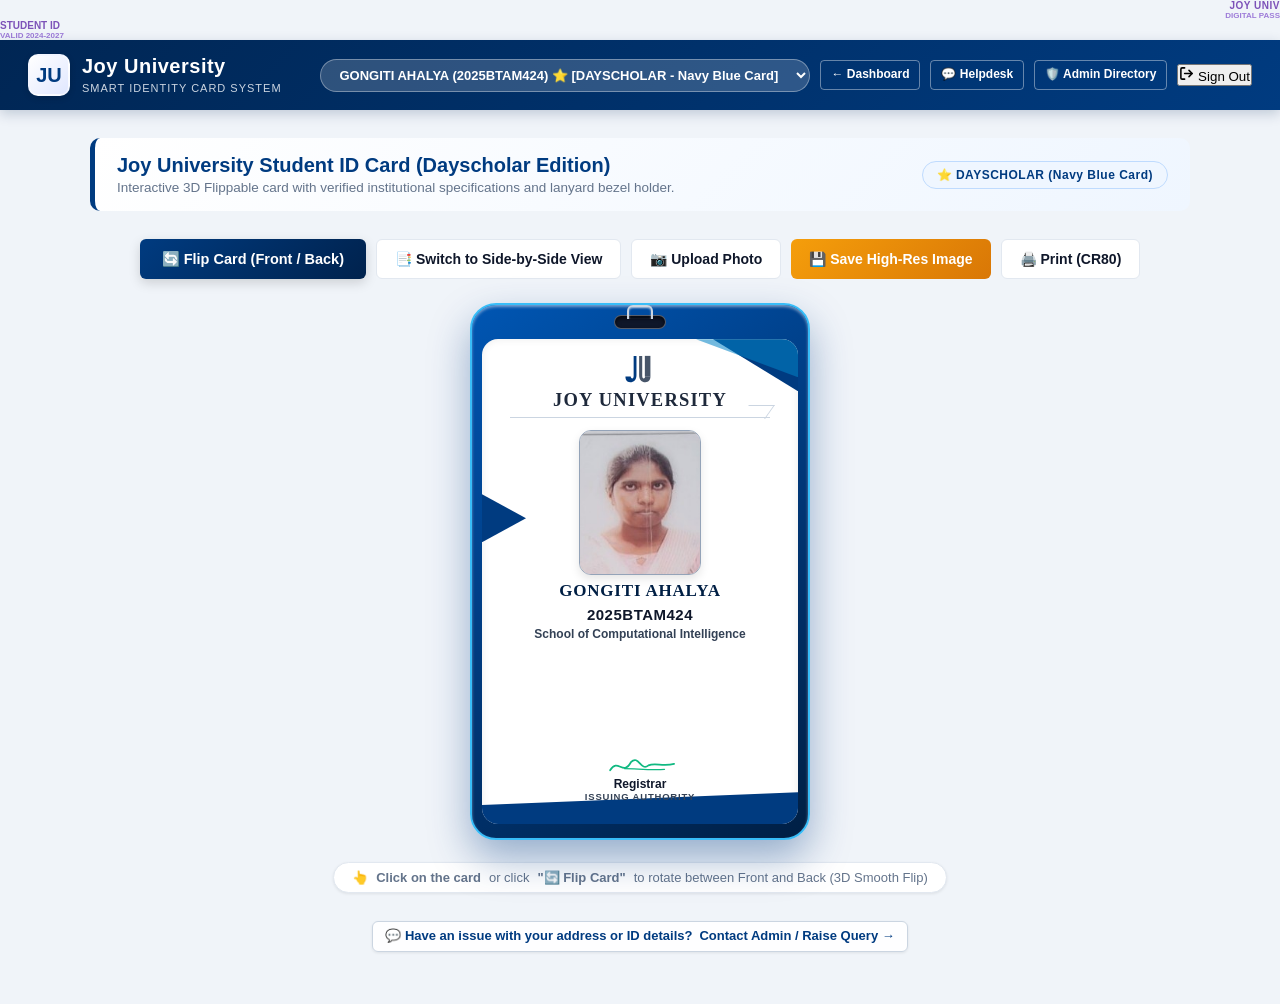
<file: index.html>
<!DOCTYPE html>
<html lang="en">
<head>
    <meta charset="UTF-8">
    <meta name="viewport" content="width=device-width, initial-scale=1.0">
    <title>Joy University - Official Student ID Card</title>
    <link rel="stylesheet" href="style.css">
</head>
<body>

<!-- BACKGROUND DECORATIONS -->
<div class="bg-decorations">
    <div class="decor-capsule-1"></div>
    <div class="decor-capsule-2"></div>
    <div class="decor-vert-line-1"></div>
    <div class="decor-vert-line-2"></div>
    <div class="decor-glow-sphere-1"></div>
    <div class="decor-glow-sphere-2"></div>
    <div class="bg-idcard-floating-1">
        <div style="display:flex; justify-content:space-between; align-items:center;">
            <div class="wire-card-chip"></div>
            <span style="font-size:10px; font-weight:800; color:#7c52b8; letter-spacing:0.5px;">JOY UNIV</span>
        </div>
        <div class="wire-card-lines">
            <div class="wire-card-line" style="width:70%;"></div>
            <div class="wire-card-line" style="width:50%;"></div>
            <div class="wire-card-line" style="width:85%;"></div>
        </div>
        <div style="display:flex; justify-content:space-between; align-items:flex-end;">
            <div class="wire-card-barcode">
                <span></span><span></span><span></span><span></span><span></span><span></span><span></span>
            </div>
            <span style="font-size:8px; color:#9d7bd8; font-weight:700;">DIGITAL PASS</span>
        </div>
    </div>
    <div class="bg-idcard-floating-2">
        <div style="display:flex; justify-content:space-between; align-items:center;">
            <span style="font-size:10px; font-weight:800; color:#7c52b8;">STUDENT ID</span>
            <div class="wire-card-chip"></div>
        </div>
        <div class="wire-card-lines">
            <div class="wire-card-line" style="width:80%;"></div>
            <div class="wire-card-line" style="width:60%;"></div>
        </div>
        <div style="display:flex; justify-content:space-between; align-items:flex-end;">
            <span style="font-size:8px; color:#9d7bd8; font-weight:700;">VALID 2024-2027</span>
            <div class="wire-card-barcode">
                <span></span><span></span><span></span><span></span><span></span>
            </div>
        </div>
    </div>
</div>

<header class="app-header">
    <a href="dashboard.html" class="brand-section">
        <div class="brand-logo">JU</div>
        <div class="brand-text">
            <h1>Joy University</h1>
            <span>Smart Identity Card System</span>
        </div>
    </a>

    <div class="header-actions">
        <!-- Quick Student Switcher for Prototype Evaluation -->
        <select id="quickStudentSelector" onchange="switchViewingStudent(this.value)" style="padding: 7px 14px; border-radius: 20px; border: 1px solid rgba(255,255,255,0.35); background: rgba(255,255,255,0.18); color: #fff; font-size: 13px; font-weight: 700; cursor: pointer; outline: none;">
            <!-- Options dynamically loaded -->
        </select>

        <a href="dashboard.html" class="btn btn-outline-white btn-icon">
            ← Dashboard
        </a>
        <a href="dashboard.html#helpdeskSection" class="btn btn-outline-white btn-icon" title="Raise query or issue with admin">
            💬 Helpdesk
        </a>
        <a href="admin.html" class="btn btn-outline-white btn-icon">
            🛡️ Admin Directory
        </a>
        <button class="btn-logout" onclick="Auth.logout()">
            <svg width="15" height="15" viewBox="0 0 24 24" fill="none" stroke="currentColor" stroke-width="2.5" stroke-linecap="round" stroke-linejoin="round"><path d="M9 21H5a2 2 0 0 1-2-2V5a2 2 0 0 1 2-2h4"></path><polyline points="16 17 21 12 16 7"></polyline><line x1="21" y1="12" x2="9" y2="12"></line></svg>
            Sign Out
        </button>
    </div>
</header>

<main class="main-content">

    <div class="banner-panel" id="pageBannerPanel" style="padding: 16px 22px; border-left-color: #003b80; transition: border-color 0.3s ease;">
        <div style="display: flex; justify-content: space-between; align-items: center; width: 100%; flex-wrap: wrap; gap: 12px;">
            <div>
                <h2 id="bannerTitle" style="font-size: 20px; color: #003b80; transition: color 0.3s ease;">Official Joy University Student ID Card (Portrait View)</h2>
                <p id="bannerDesc" style="color: #64748b; font-size: 13.5px; margin-top: 3px;">Interactive 3D Flippable card with verified institutional specifications and lanyard bezel holder.</p>
            </div>
            <div id="studentThemeBadge" style="background: #eff6ff; color: #003b80; border: 1px solid #bfdbfe; padding: 6px 14px; border-radius: 20px; font-weight: 800; font-size: 12px; letter-spacing: 0.5px; display: flex; align-items: center; gap: 6px;">
                ⭐ DAYSCHOLAR (Navy Blue Card)
            </div>
        </div>
    </div>

    <!-- MAIN ID CARD VIEWER (3D FLIP + SIDE-BY-SIDE MODE) -->
    <div class="card-viewer-container">

        <!-- INTERACTION CONTROLS BAR -->
        <div class="controls-bar" style="margin-bottom: 8px;">
            <button class="btn btn-navy" id="flipActionBtn" onclick="toggleCardFlip()" style="font-size: 14.5px; padding: 10px 22px; box-shadow: 0 4px 12px rgba(0,0,0,0.15);">
                <span id="flipBtnText">🔄 Flip Card (Front / Back)</span>
            </button>

            <button class="btn btn-secondary" id="viewModeBtn" onclick="toggleViewMode()" style="padding: 10px 18px;">
                📑 Switch to Side-by-Side View
            </button>

            <label for="idPhotoUploadInput" class="btn btn-secondary" style="cursor: pointer; padding: 10px 18px;">
                📷 Upload Photo
                <input type="file" id="idPhotoUploadInput" accept="image/*" style="display: none;" onchange="handleCardPhotoUpload(event)">
            </label>

            <button class="btn btn-gold" onclick="downloadIdCardImages()" style="padding: 10px 18px;">
                💾 Save High-Res Image
            </button>

            <button class="btn btn-secondary" onclick="window.print()" style="padding: 10px 18px;">
                🖨️ Print (CR80)
            </button>
        </div>

        <div class="card-display-wrapper" id="cardDisplayWrapper">
            
            <!-- 3D FLIPPABLE CONTAINER (PORTRAIT CR80 WITH LANYARD HOLDER) -->
            <div class="card-perspective-box card-theme-navy" id="cardPerspectiveBox" onclick="handleCardClick(event)" title="Click card to flip between Front and Back">
                <div class="card-flipper" id="cardFlipper">

                    <!-- ================= CARD FRONT (EXACT MATCH TO USER PHOTO media_1790251775943.jpg) ================= -->
                    <div class="card-flip-face face-front" id="cardFrontFaceWrap">
                        <div class="card-holder-frame">
                            <div class="holder-lanyard-slot" title="Lanyard Attachment Slot"></div>

                            <div class="card-badge card-front" id="cardFrontBadge">
                                <!-- Top Geometric Ribbons -->
                                <div class="card-front-top-ribbon-1"></div>
                                <div class="card-front-top-ribbon-2"></div>
                                <div class="card-front-mid-ribbon"></div>
                                <div class="card-front-bot-ribbon"></div>

                                <!-- OFFICIAL JOY UNIVERSITY LOGO -->
                                <div class="ju-official-logo">
                                    <div class="ju-logo-emblem">
                                        <svg viewBox="0 0 34 38" width="30" height="34" id="juEmblemSvg">
                                            <!-- Stylized J-curve with dynamic theme color -->
                                            <path id="juEmblemPathJ" d="M 13 3 L 13 25 C 13 30, 10 33, 6 33 C 2 33, 0.5 30, 0.5 26.5 L 6.5 26.5 C 6.5 27.8, 7.2 28.5, 8.2 28.5 C 9.2 28.5, 9.8 27.8, 9.8 25.5 L 9.8 3 Z" fill="#003b80"/>
                                            <!-- Dark Grey U-shape -->
                                            <path d="M 16 3 L 19.5 3 L 19.5 25.5 C 19.5 27.8, 20.2 28.5, 21.2 28.5 C 22.2 28.5, 22.8 27.8, 22.8 26.5 L 28.8 26.5 C 28.8 30, 27 33, 23 33 C 19 33, 16 30, 16 25 Z" fill="#475569"/>
                                            <rect x="22.5" y="3" width="6.3" height="23.5" fill="#475569"/>
                                        </svg>
                                    </div>
                                    <div class="ju-logo-title">JOY UNIVERSITY</div>
                                    <div class="ju-logo-underline"></div>
                                </div>

                                <!-- Centered Photo Frame -->
                                <div class="front-photo-container">
                                    <div class="front-photo-frame">
                                        <img id="cardPhotoImg" src="" alt="Student Photo">
                                    </div>
                                </div>

                                <!-- Student Details Block -->
                                <div class="front-details-block">
                                    <div class="front-student-name" id="cardName">GONGITI AHALYA</div>
                                    <div class="front-student-id" id="cardStudentId">2025BTAM424</div>
                                    <div class="front-school-name" id="cardSchool">School of Computational Intelligence</div>
                                </div>

                                <!-- Registrar Green Signature Block -->
                                <div class="front-signature-block">
                                    <svg viewBox="0 0 100 35" width="85" height="28" style="display:block; margin: 0 auto -2px auto;">
                                        <path d="M 12 24 C 22 8, 28 32, 38 14 C 48 4, 50 26, 60 18 C 68 14, 78 20, 92 16" stroke="#10b981" stroke-width="2.2" fill="none" stroke-linecap="round" stroke-linejoin="round"/>
                                        <path d="M 30 22 C 45 22, 60 24, 80 23" stroke="#10b981" stroke-width="1.6" fill="none" stroke-linecap="round"/>
                                    </svg>
                                    <div class="sig-registrar-text">Registrar</div>
                                    <div class="sig-authority-text">ISSUING AUTHORITY</div>
                                </div>
                            </div>
                        </div>
                    </div>

                    <!-- ================= CARD BACK (EXACT MATCH TO USER PHOTO media_1790165440845.jpg) ================= -->
                    <div class="card-flip-face face-back" id="cardBackFaceWrap">
                        <div class="card-holder-frame">
                            <div class="holder-lanyard-slot" title="Lanyard Attachment Slot"></div>

                            <div class="card-badge card-back" id="cardBackBadge">
                                <!-- Top Accent Ribbon -->
                                <div class="back-top-ribbon-1"></div>

                                <!-- Top Category / Hostel Banner Bar -->
                                <div class="back-hostel-banner" id="cardBackBanner">
                                    <span id="cardBannerText">Category : DAYSCHOLAR</span>
                                </div>

                                <!-- Details Block (Batch, Blood Group, DOB, Address) -->
                                <div class="back-details-section">
                                    <table class="back-info-table">
                                        <tr>
                                            <td class="lbl">Batch</td>
                                            <td class="sep">:</td>
                                            <td class="val" id="cardBatch">2025-26</td>
                                        </tr>
                                        <tr>
                                            <td class="lbl">Blood Group</td>
                                            <td class="sep">:</td>
                                            <td class="val" id="cardBloodGroup">O+</td>
                                        </tr>
                                        <tr>
                                            <td class="lbl">Date of Birth</td>
                                            <td class="sep">:</td>
                                            <td class="val" id="cardDOB">15/03/2007</td>
                                        </tr>
                                        <tr>
                                            <td class="lbl">Address</td>
                                            <td class="sep">:</td>
                                            <td class="val" id="cardAddress">7 90, EDULAPALLI, MUDIGUBBA, ANANTAPUR 515511</td>
                                        </tr>
                                    </table>
                                </div>

                                <!-- INSTRUCTIONS Section (Exact text from photo) -->
                                <div class="back-instructions-section">
                                    <div class="back-heading-theme">INSTRUCTIONS</div>
                                    <ul class="back-instruction-bullets">
                                        <li>
                                            <span class="bullet-dot">•</span>
                                            <span>This Identity Card is non-transferable.</span>
                                        </li>
                                        <li>
                                            <span class="bullet-dot">•</span>
                                            <span>If this ID card is lost/found kindly return to theissuing authority.</span>
                                        </li>
                                        <li>
                                            <span class="bullet-dot">•</span>
                                            <span>This card must be worn visibly by studentduring his or her presence in JoyUniversity premises. It must be shown toauthorizedpersonnel as and whenrequested.</span>
                                        </li>
                                    </ul>
                                </div>

                                <!-- CONTACT Section (Exact text from photo) -->
                                <div class="back-contact-section">
                                    <div class="back-heading-theme">CONTACT</div>
                                    <div class="back-contact-row">
                                        <span class="contact-theme-icon">📞</span>
                                        <span id="cardContactPhone">+91 4637 - 231812</span>
                                    </div>
                                    <div class="back-contact-row">
                                        <span class="contact-theme-icon">✉️</span>
                                        <span id="cardContactEmail">oor@joyuniversity.edu.in</span>
                                    </div>
                                </div>

                                <!-- Barcode Section -->
                                <div class="back-barcode-container">
                                    <div id="cardBarcodeSvg">
                                        <!-- Dynamic Code-128 SVG Barcode -->
                                    </div>
                                    <div class="back-bottom-ribbon"></div>
                                </div>
                            </div>
                        </div>
                    </div>

                </div>
            </div>

            <div class="flip-hint-badge" id="flipHintBadge">
                👆 <strong>Click on the card</strong> or click <strong>"🔄 Flip Card"</strong> to rotate between Front and Back (3D Smooth Flip)
            </div>

            <div style="margin-top: 14px; text-align: center;">
                <a href="dashboard.html#helpdeskSection" class="btn btn-secondary btn-sm" style="background: rgba(255,255,255,0.95); border: 1.5px solid #cbd5e1; box-shadow: var(--shadow-sm); font-size: 13px; color: var(--primary);">
                    💬 Have an issue with your address or ID details? <strong>Contact Admin / Raise Query →</strong>
                </a>
            </div>

        </div>

    </div>

</main>

<script src="script.js"></script>
<script>
    let currentStudent = null;

    // Load active session or fallback to default student
    function initCard() {
        const session = Storage.getSession();
        let studentId = session.userId;

        // Populate student switcher dropdown with clear Theme indicators
        const allStudents = Storage.getAllStudents();
        const switcher = document.getElementById("quickStudentSelector");
        switcher.innerHTML = "";
        
        allStudents.forEach(st => {
            const opt = document.createElement("option");
            opt.value = st.studentId;
            const isAhalya = (st.studentId === "2025BTAM424" || (st.name && st.name.toUpperCase().includes("AHALYA")));
            const themeTag = isAhalya ? "⭐ [DAYSCHOLAR - Navy Blue Card]" : "[HOSTEL - Red Card]";
            opt.textContent = `${st.name} (${st.studentId}) ${themeTag}`;
            if (studentId && st.studentId.toLowerCase() === studentId.toLowerCase()) {
                opt.selected = true;
            }
            switcher.appendChild(opt);
        });

        // Default to Ahalya first if no specific student is active
        if (!studentId || !Storage.getStudentById(studentId)) {
            studentId = "2025BTAM424"; // Gongiti Ahalya
            Storage.setSession(studentId, 'student');
            if (switcher.value !== studentId) {
                switcher.value = studentId;
            }
        }

        loadStudentCard(studentId);

        // Check if print query parameter is present
        const urlParams = new URLSearchParams(window.location.search);
        if (urlParams.get("action") === "print") {
            setTimeout(() => window.print(), 600);
        }
    }

    function loadStudentCard(studentId) {
        currentStudent = Storage.getStudentById(studentId);
        if (!currentStudent) return;

        // Check if viewing Gongiti Ahalya (Dayscholar with Navy Blue Card)
        const isAhalya = (currentStudent.studentId === "2025BTAM424" || 
                          currentStudent.cardTheme === "navy" || 
                          (currentStudent.name && currentStudent.name.toUpperCase().includes("AHALYA")));

        const cardBox = document.getElementById("cardPerspectiveBox");
        const juEmblemPath = document.getElementById("juEmblemPathJ");
        const bannerPanel = document.getElementById("pageBannerPanel");
        const bannerTitle = document.getElementById("bannerTitle");
        const themeBadge = document.getElementById("studentThemeBadge");
        const flipBtn = document.getElementById("flipActionBtn");

        if (isAhalya) {
            // Apply Navy Blue Theme ONLY for Gongiti Ahalya
            cardBox.classList.remove("card-theme-red");
            cardBox.classList.add("card-theme-navy");

            juEmblemPath.setAttribute("fill", "#003b80");
            bannerPanel.style.borderLeftColor = "#003b80";
            bannerTitle.style.color = "#003b80";
            bannerTitle.textContent = "Joy University Student ID Card (Dayscholar Edition)";
            
            themeBadge.style.background = "#eff6ff";
            themeBadge.style.color = "#003b80";
            themeBadge.style.borderColor = "#bfdbfe";
            themeBadge.innerHTML = "⭐ DAYSCHOLAR (Navy Blue Card)";

            flipBtn.className = "btn btn-navy";
            document.getElementById("cardBannerText").textContent = "Category : DAYSCHOLAR";
        } else {
            // Apply University Red Theme for Hostellers / Other students
            cardBox.classList.remove("card-theme-navy");
            cardBox.classList.add("card-theme-red");

            juEmblemPath.setAttribute("fill", "#b91c1c");
            bannerPanel.style.borderLeftColor = "#b91c1c";
            bannerTitle.style.color = "#b91c1c";
            bannerTitle.textContent = "Joy University Student ID Card (Hosteller Edition)";

            themeBadge.style.background = "#fee2e2";
            themeBadge.style.color = "#991b1b";
            themeBadge.style.borderColor = "#fca5a5";
            themeBadge.innerHTML = "● HOSTEL (DEVASAHAYAM - Red Card)";

            flipBtn.className = "btn btn-red";
            document.getElementById("cardBannerText").textContent = "Hostel Name : " + (currentStudent.hostel || "DEVASAHAYAM");
        }

        // Populate Front Details (matching physical card)
        document.getElementById("cardName").textContent = currentStudent.name.toUpperCase();
        document.getElementById("cardStudentId").textContent = currentStudent.studentId;
        document.getElementById("cardSchool").textContent = currentStudent.school || currentStudent.department || "School of Computational Intelligence";

        // Populate Back Details (matching physical card)
        document.getElementById("cardBatch").textContent = currentStudent.batch || "2025-26";
        document.getElementById("cardBloodGroup").textContent = currentStudent.bloodGroup || "O+";
        document.getElementById("cardDOB").textContent = currentStudent.dob;
        document.getElementById("cardAddress").textContent = currentStudent.address || "7 90, EDULAPALLI, MUDIGUBBA, ANANTAPUR 515511";
        document.getElementById("cardContactPhone").textContent = currentStudent.phone || "+91 4637 - 231812";
        document.getElementById("cardContactEmail").textContent = currentStudent.email || "oor@joyuniversity.edu.in";

        // Photo loading (strictly constrained so it never overflows)
        const photo = Storage.getPhoto(currentStudent.studentId);
        const photoImg = document.getElementById("cardPhotoImg");
        photoImg.src = photo || generateSvgAvatar(currentStudent.name);

        // Barcode generation
        document.getElementById("cardBarcodeSvg").innerHTML = generateBarcodeSvg(currentStudent.studentId);
    }

    // Interactive Card Flip Logic
    function handleCardClick(event) {
        // If in side-by-side mode, don't flip on click
        const wrapper = document.getElementById("cardDisplayWrapper");
        if (wrapper.classList.contains("side-by-side-mode")) return;
        toggleCardFlip();
    }

    function toggleCardFlip() {
        const flipper = document.getElementById("cardFlipper");
        flipper.classList.toggle("is-flipped");
        const isFlipped = flipper.classList.contains("is-flipped");
        document.getElementById("flipBtnText").textContent = isFlipped ? "🔄 Flip to Front Side" : "🔄 Flip to Back Side";
    }

    function toggleViewMode() {
        const wrapper = document.getElementById("cardDisplayWrapper");
        const isSideBySide = wrapper.classList.toggle("side-by-side-mode");
        const modeBtn = document.getElementById("viewModeBtn");
        const flipBtn = document.getElementById("flipActionBtn");
        const hint = document.getElementById("flipHintBadge");

        if (isSideBySide) {
            modeBtn.textContent = "🎴 Switch to 3D Flip Mode";
            flipBtn.style.display = "none";
            hint.innerHTML = "📄 <strong>Side-by-Side Mode</strong>: Both Front and Back card faces visible simultaneously";
        } else {
            modeBtn.textContent = "📑 Switch to Side-by-Side View";
            flipBtn.style.display = "inline-flex";
            hint.innerHTML = "👆 <strong>Click on the card</strong> or click <strong>'🔄 Flip Card'</strong> to rotate between Front and Back (3D Smooth Flip)";
        }
    }

    function switchViewingStudent(newId) {
        Storage.setSession(newId, 'student');
        loadStudentCard(newId);
    }

    function handleCardPhotoUpload(e) {
        const file = e.target.files[0];
        if (!file) return;

        if (!file.type.startsWith("image/")) {
            alert("Please select a valid image file.");
            return;
        }

        const reader = new FileReader();
        reader.onload = function(evt) {
            const photoData = evt.target.result;
            Storage.savePhoto(currentStudent.studentId, photoData);
            document.getElementById("cardPhotoImg").src = photoData;
            alert("Photo saved successfully for " + currentStudent.name);
        };
        reader.readAsDataURL(file);
    }

    // High-Resolution HTML5 Canvas Card Image Downloader (Portrait Side-by-Side Format)
    function downloadIdCardImages() {
        if (!currentStudent) return;

        const isAhalya = (currentStudent.studentId === "2025BTAM424" || 
                          currentStudent.cardTheme === "navy" || 
                          (currentStudent.name && currentStudent.name.toUpperCase().includes("AHALYA")));

        const themePrimary = isAhalya ? "#003b80" : "#b91c1c";
        const themeDark = isAhalya ? "#001f44" : "#881337";

        const canvas = document.createElement("canvas");
        const ctx = canvas.getContext("2d");
        const scale = 2; // High-DPI 2x
        const cardW = 340;
        const cardH = 510;
        
        canvas.width = (cardW * 2 + 70) * scale;
        canvas.height = (cardH + 70) * scale;
        ctx.scale(scale, scale);

        // Canvas Background
        ctx.fillStyle = "#f8fafc";
        ctx.fillRect(0, 0, cardW * 2 + 70, cardH + 70);

        // Draw Front Card on Left
        drawFrontCardCanvas(ctx, 25, 25, cardW, cardH, currentStudent, themePrimary, themeDark);
        // Draw Back Card on Right
        drawBackCardCanvas(ctx, cardW + 45, 25, cardW, cardH, currentStudent, themePrimary, isAhalya);

        // Title text at bottom
        ctx.fillStyle = "#64748b";
        ctx.font = "bold 12px system-ui, sans-serif";
        ctx.textAlign = "center";
        ctx.fillText(`Joy University Official Student Identity Card • ${currentStudent.name} (${currentStudent.studentId})`, (cardW * 2 + 70) / 2, cardH + 52);

        // Trigger Download
        const link = document.createElement("a");
        link.download = `ID_Card_${currentStudent.studentId}_${currentStudent.name.replace(/\s+/g, '_')}.png`;
        link.href = canvas.toDataURL("image/png");
        link.click();
    }

    function drawFrontCardCanvas(ctx, x, y, w, h, student, themeColor, themeDark) {
        ctx.save();
        ctx.beginPath();
        ctx.roundRect(x, y, w, h, 16);
        ctx.clip();

        // White background
        ctx.fillStyle = "#ffffff";
        ctx.fillRect(x, y, w, h);

        // Top ribbons
        ctx.fillStyle = themeColor;
        ctx.beginPath();
        ctx.moveTo(x + w, y);
        ctx.lineTo(x + w - 85, y);
        ctx.lineTo(x + w, y + 52);
        ctx.fill();

        ctx.fillStyle = isAhalyaColor(themeColor) ? "rgba(2, 132, 199, 0.55)" : "rgba(239, 68, 68, 0.55)";
        ctx.beginPath();
        ctx.moveTo(x + w, y);
        ctx.lineTo(x + w - 120, y);
        ctx.lineTo(x + w, y + 38);
        ctx.fill();

        // Mid-left ribbon
        ctx.fillStyle = themeColor;
        ctx.beginPath();
        ctx.moveTo(x, y + 155);
        ctx.lineTo(x + 44, y + 179);
        ctx.lineTo(x, y + 203);
        ctx.fill();

        // Bottom ribbon
        ctx.fillStyle = themeColor;
        ctx.beginPath();
        ctx.moveTo(x, y + h - 16);
        ctx.lineTo(x + w, y + h - 36);
        ctx.lineTo(x + w, y + h);
        ctx.lineTo(x, y + h);
        ctx.fill();

        // Logo Emblem
        ctx.fillStyle = themeColor;
        ctx.fillRect(x + w/2 - 12, y + 18, 9, 20);
        ctx.fillStyle = "#475569";
        ctx.fillRect(x + w/2 + 2, y + 18, 9, 20);

        ctx.fillStyle = "#1e293b";
        ctx.font = "bold 16px 'Times New Roman', serif";
        ctx.textAlign = "center";
        ctx.fillText("JOY UNIVERSITY", x + w/2, y + 54);

        ctx.strokeStyle = "#cbd5e1";
        ctx.lineWidth = 1;
        ctx.beginPath();
        ctx.moveTo(x + 30, y + 62);
        ctx.lineTo(x + w - 30, y + 62);
        ctx.stroke();

        // Photo Frame
        const px = x + w/2 - 61;
        const py = y + 78;
        ctx.fillStyle = "#f8fafc";
        ctx.fillRect(px, py, 122, 145);
        ctx.strokeStyle = "#94a3b8";
        ctx.lineWidth = 1.5;
        ctx.strokeRect(px, py, 122, 145);

        const img = document.getElementById("cardPhotoImg");
        if (img && img.complete && img.naturalWidth > 0) {
            ctx.drawImage(img, px, py, 122, 145);
        }

        // Student Details
        ctx.fillStyle = themeDark;
        ctx.font = "bold 16px 'Times New Roman', serif";
        ctx.textAlign = "center";
        ctx.fillText(student.name.toUpperCase(), x + w/2, y + 252);

        ctx.fillStyle = "#0f172a";
        ctx.font = "bold 14px system-ui, sans-serif";
        ctx.fillText(student.studentId, x + w/2, y + 274);

        ctx.fillStyle = "#334155";
        ctx.font = "600 12px system-ui, sans-serif";
        ctx.fillText(student.school || student.department || "School of Computational Intelligence", x + w/2, y + 296);

        // Signature
        ctx.strokeStyle = "#10b981";
        ctx.lineWidth = 2;
        ctx.beginPath();
        ctx.moveTo(x + w/2 - 35, y + 430);
        ctx.bezierCurveTo(x + w/2 - 15, y + 410, x + w/2, y + 435, x + w/2 + 35, y + 420);
        ctx.stroke();

        ctx.fillStyle = "#0f172a";
        ctx.font = "bold 12px system-ui, sans-serif";
        ctx.fillText("Registrar", x + w/2, y + 448);

        ctx.fillStyle = "#334155";
        ctx.font = "bold 9.5px system-ui, sans-serif";
        ctx.fillText("ISSUING AUTHORITY", x + w/2, y + 462);

        ctx.restore();
        ctx.strokeStyle = themeColor;
        ctx.lineWidth = 2;
        ctx.strokeRect(x, y, w, h);
    }

    function isAhalyaColor(col) {
        return col === "#003b80";
    }

    function drawBackCardCanvas(ctx, x, y, w, h, student, themeColor, isAhalya) {
        ctx.save();
        ctx.beginPath();
        ctx.roundRect(x, y, w, h, 16);
        ctx.clip();

        // White background
        ctx.fillStyle = "#ffffff";
        ctx.fillRect(x, y, w, h);

        // Top ribbon
        ctx.fillStyle = themeColor;
        ctx.beginPath();
        ctx.moveTo(x + w - 40, y);
        ctx.lineTo(x + w - 160, y);
        ctx.lineTo(x + w - 180, y + 16);
        ctx.lineTo(x + w - 20, y + 16);
        ctx.fill();

        // Banner bar
        ctx.fillStyle = themeColor;
        ctx.fillRect(x, y + 20, w, 28);
        ctx.fillStyle = "#ffffff";
        ctx.font = "bold 12px system-ui, sans-serif";
        ctx.textAlign = "center";
        const bannerTxt = isAhalya ? "Category : DAYSCHOLAR" : ("Hostel Name : " + (student.hostel || "DEVASAHAYAM"));
        ctx.fillText(bannerTxt, x + w/2, y + 38);

        // Details Block
        ctx.textAlign = "left";
        const tx = x + 20;
        let ty = y + 74;

        const details = [
            ["Batch", ": " + (student.batch || "2025-26")],
            ["Blood Group", ": " + (student.bloodGroup || "O+")],
            ["Date of Birth", ": " + student.dob],
            ["Address", ": " + (student.address || "7 90, EDULAPALLI, MUDIGUBBA, ANANTAPUR 515511")]
        ];

        details.forEach(([lbl, val]) => {
            ctx.fillStyle = "#1e293b";
            ctx.font = "600 11.5px system-ui, sans-serif";
            ctx.fillText(lbl, tx, ty);
            ctx.fillStyle = "#0f172a";
            ctx.font = "bold 11.5px system-ui, sans-serif";
            
            if (lbl === "Address") {
                const words = val.split(' ');
                let line = "";
                let addY = ty;
                for (let i = 0; i < words.length; i++) {
                    const testLine = line + words[i] + " ";
                    if (ctx.measureText(testLine).width > 200 && i > 0) {
                        ctx.fillText(line, tx + 88, addY);
                        line = words[i] + " ";
                        addY += 15;
                    } else {
                        line = testLine;
                    }
                }
                ctx.fillText(line, tx + 88, addY);
                ty = addY + 18;
            } else {
                ctx.fillText(val, tx + 88, ty);
                ty += 18;
            }
        });

        // INSTRUCTIONS
        ctx.fillStyle = themeColor;
        ctx.font = "bold 12.5px 'Times New Roman', serif";
        ctx.fillText("INSTRUCTIONS", tx, ty + 10);

        ctx.fillStyle = "#1e293b";
        ctx.font = "9.5px system-ui, sans-serif";
        const bullets = [
            "• This Identity Card is non-transferable.",
            "• If this ID card is lost/found kindly return to theissuing authority.",
            "• This card must be worn visibly by studentduring his or her presence in Joy premises."
        ];
        let by = ty + 28;
        bullets.forEach(b => {
            ctx.fillText(b, tx, by);
            by += 15;
        });

        // CONTACT
        ctx.fillStyle = themeColor;
        ctx.font = "bold 12.5px 'Times New Roman', serif";
        ctx.fillText("CONTACT", tx, by + 12);

        ctx.fillStyle = "#0f172a";
        ctx.font = "bold 11px system-ui, sans-serif";
        ctx.fillText("📞 +91 4637 - 231812", tx, by + 30);
        ctx.fillText("✉️ oor@joyuniversity.edu.in", tx, by + 46);

        // Barcode area
        ctx.fillStyle = "#ffffff";
        ctx.fillRect(x + 20, y + h - 55, w - 40, 40);
        ctx.fillStyle = "#1e293b";
        let barX = x + 35;
        for (let b = 0; b < 36; b++) {
            const bw = (b % 4 === 0) ? 3 : (b % 3 === 0 ? 2 : 1);
            ctx.fillRect(barX, y + h - 50, bw, 24);
            barX += bw + 4;
        }

        ctx.textAlign = "center";
        ctx.font = "bold 9px monospace";
        ctx.fillText(student.studentId, x + w / 2, y + h - 18);

        ctx.restore();
        ctx.strokeStyle = themeColor;
        ctx.lineWidth = 2;
        ctx.strokeRect(x, y, w, h);
    }

    // Initialize on page load
    window.addEventListener("DOMContentLoaded", initCard);
</script>

</body>
</html>
</file>
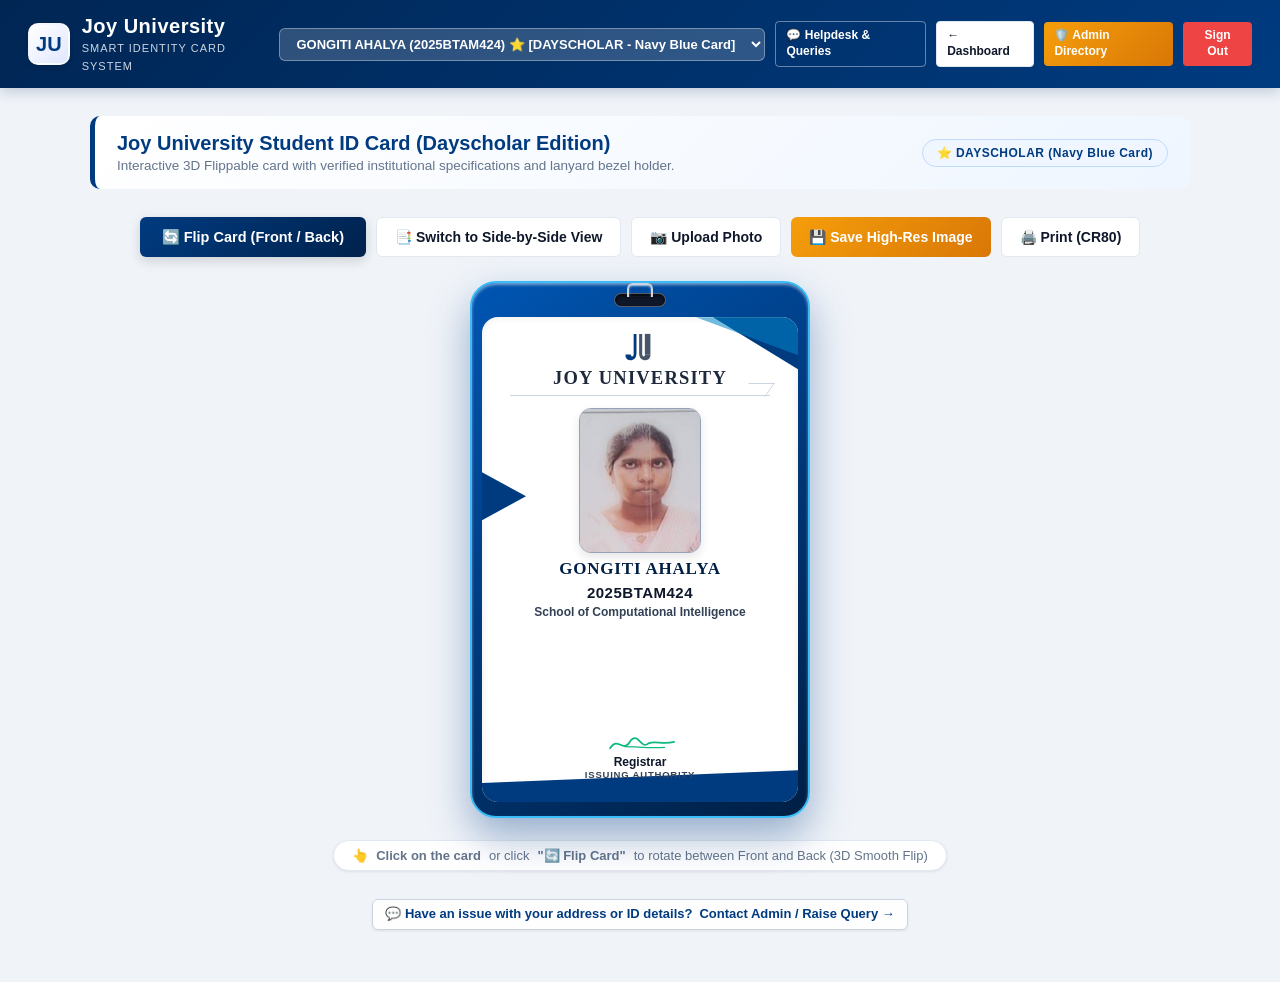
<file: student id/index.html>
<!DOCTYPE html>
<html lang="en">
<head>
    <meta charset="UTF-8">
    <meta name="viewport" content="width=device-width, initial-scale=1.0">
    <title>Joy University - Official Student ID Card</title>
    <link rel="stylesheet" href="style.css">
</head>
<body>

<header class="app-header">
    <a href="dashboard.html" class="brand-section">
        <div class="brand-logo">JU</div>
        <div class="brand-text">
            <h1>Joy University</h1>
            <span>Smart Identity Card System</span>
        </div>
    </a>

    <div class="header-actions">
        <!-- Quick Student Switcher for Prototype Evaluation -->
        <select id="quickStudentSelector" onchange="switchViewingStudent(this.value)" style="padding: 7px 12px; border-radius: 6px; border: 1px solid rgba(255,255,255,0.35); background: rgba(255,255,255,0.18); color: #fff; font-size: 13px; font-weight: 700; cursor: pointer; outline: none;">
            <!-- Options dynamically loaded -->
        </select>

        <a href="dashboard.html#helpdeskSection" class="btn btn-outline-white btn-icon" title="Raise query or issue with admin">
            💬 Helpdesk & Queries
        </a>
        <a href="dashboard.html" class="btn btn-secondary btn-icon">
            ← Dashboard
        </a>
        <a href="admin.html" class="btn btn-gold btn-icon">
            🛡️ Admin Directory
        </a>
        <button class="btn btn-danger btn-icon" onclick="Auth.logout()">
            Sign Out
        </button>
    </div>
</header>

<main class="main-content">

    <div class="banner-panel" id="pageBannerPanel" style="padding: 16px 22px; border-left-color: #003b80; transition: border-color 0.3s ease;">
        <div style="display: flex; justify-content: space-between; align-items: center; width: 100%; flex-wrap: wrap; gap: 12px;">
            <div>
                <h2 id="bannerTitle" style="font-size: 20px; color: #003b80; transition: color 0.3s ease;">Official Joy University Student ID Card (Portrait View)</h2>
                <p id="bannerDesc" style="color: #64748b; font-size: 13.5px; margin-top: 3px;">Interactive 3D Flippable card with verified institutional specifications and lanyard bezel holder.</p>
            </div>
            <div id="studentThemeBadge" style="background: #eff6ff; color: #003b80; border: 1px solid #bfdbfe; padding: 6px 14px; border-radius: 20px; font-weight: 800; font-size: 12px; letter-spacing: 0.5px; display: flex; align-items: center; gap: 6px;">
                ⭐ DAYSCHOLAR (Navy Blue Card)
            </div>
        </div>
    </div>

    <!-- MAIN ID CARD VIEWER (3D FLIP + SIDE-BY-SIDE MODE) -->
    <div class="card-viewer-container">

        <!-- INTERACTION CONTROLS BAR -->
        <div class="controls-bar" style="margin-bottom: 8px;">
            <button class="btn btn-navy" id="flipActionBtn" onclick="toggleCardFlip()" style="font-size: 14.5px; padding: 10px 22px; box-shadow: 0 4px 12px rgba(0,0,0,0.15);">
                <span id="flipBtnText">🔄 Flip Card (Front / Back)</span>
            </button>

            <button class="btn btn-secondary" id="viewModeBtn" onclick="toggleViewMode()" style="padding: 10px 18px;">
                📑 Switch to Side-by-Side View
            </button>

            <label for="idPhotoUploadInput" class="btn btn-secondary" style="cursor: pointer; padding: 10px 18px;">
                📷 Upload Photo
                <input type="file" id="idPhotoUploadInput" accept="image/*" style="display: none;" onchange="handleCardPhotoUpload(event)">
            </label>

            <button class="btn btn-gold" onclick="downloadIdCardImages()" style="padding: 10px 18px;">
                💾 Save High-Res Image
            </button>

            <button class="btn btn-secondary" onclick="window.print()" style="padding: 10px 18px;">
                🖨️ Print (CR80)
            </button>
        </div>

        <div class="card-display-wrapper" id="cardDisplayWrapper">
            
            <!-- 3D FLIPPABLE CONTAINER (PORTRAIT CR80 WITH LANYARD HOLDER) -->
            <div class="card-perspective-box card-theme-navy" id="cardPerspectiveBox" onclick="handleCardClick(event)" title="Click card to flip between Front and Back">
                <div class="card-flipper" id="cardFlipper">

                    <!-- ================= CARD FRONT (EXACT MATCH TO USER PHOTO media_1790251775943.jpg) ================= -->
                    <div class="card-flip-face face-front" id="cardFrontFaceWrap">
                        <div class="card-holder-frame">
                            <div class="holder-lanyard-slot" title="Lanyard Attachment Slot"></div>

                            <div class="card-badge card-front" id="cardFrontBadge">
                                <!-- Top Geometric Ribbons -->
                                <div class="card-front-top-ribbon-1"></div>
                                <div class="card-front-top-ribbon-2"></div>
                                <div class="card-front-mid-ribbon"></div>
                                <div class="card-front-bot-ribbon"></div>

                                <!-- OFFICIAL JOY UNIVERSITY LOGO -->
                                <div class="ju-official-logo">
                                    <div class="ju-logo-emblem">
                                        <svg viewBox="0 0 34 38" width="30" height="34" id="juEmblemSvg">
                                            <!-- Stylized J-curve with dynamic theme color -->
                                            <path id="juEmblemPathJ" d="M 13 3 L 13 25 C 13 30, 10 33, 6 33 C 2 33, 0.5 30, 0.5 26.5 L 6.5 26.5 C 6.5 27.8, 7.2 28.5, 8.2 28.5 C 9.2 28.5, 9.8 27.8, 9.8 25.5 L 9.8 3 Z" fill="#003b80"/>
                                            <!-- Dark Grey U-shape -->
                                            <path d="M 16 3 L 19.5 3 L 19.5 25.5 C 19.5 27.8, 20.2 28.5, 21.2 28.5 C 22.2 28.5, 22.8 27.8, 22.8 26.5 L 28.8 26.5 C 28.8 30, 27 33, 23 33 C 19 33, 16 30, 16 25 Z" fill="#475569"/>
                                            <rect x="22.5" y="3" width="6.3" height="23.5" fill="#475569"/>
                                        </svg>
                                    </div>
                                    <div class="ju-logo-title">JOY UNIVERSITY</div>
                                    <div class="ju-logo-underline"></div>
                                </div>

                                <!-- Centered Photo Frame -->
                                <div class="front-photo-container">
                                    <div class="front-photo-frame">
                                        <img id="cardPhotoImg" src="" alt="Student Photo">
                                    </div>
                                </div>

                                <!-- Student Details Block -->
                                <div class="front-details-block">
                                    <div class="front-student-name" id="cardName">GONGITI AHALYA</div>
                                    <div class="front-student-id" id="cardStudentId">2025BTAM424</div>
                                    <div class="front-school-name" id="cardSchool">School of Computational Intelligence</div>
                                </div>

                                <!-- Registrar Green Signature Block -->
                                <div class="front-signature-block">
                                    <svg viewBox="0 0 100 35" width="85" height="28" style="display:block; margin: 0 auto -2px auto;">
                                        <path d="M 12 24 C 22 8, 28 32, 38 14 C 48 4, 50 26, 60 18 C 68 14, 78 20, 92 16" stroke="#10b981" stroke-width="2.2" fill="none" stroke-linecap="round" stroke-linejoin="round"/>
                                        <path d="M 30 22 C 45 22, 60 24, 80 23" stroke="#10b981" stroke-width="1.6" fill="none" stroke-linecap="round"/>
                                    </svg>
                                    <div class="sig-registrar-text">Registrar</div>
                                    <div class="sig-authority-text">ISSUING AUTHORITY</div>
                                </div>
                            </div>
                        </div>
                    </div>

                    <!-- ================= CARD BACK (EXACT MATCH TO USER PHOTO media_1790165440845.jpg) ================= -->
                    <div class="card-flip-face face-back" id="cardBackFaceWrap">
                        <div class="card-holder-frame">
                            <div class="holder-lanyard-slot" title="Lanyard Attachment Slot"></div>

                            <div class="card-badge card-back" id="cardBackBadge">
                                <!-- Top Accent Ribbon -->
                                <div class="back-top-ribbon-1"></div>

                                <!-- Top Category / Hostel Banner Bar -->
                                <div class="back-hostel-banner" id="cardBackBanner">
                                    <span id="cardBannerText">Category : DAYSCHOLAR</span>
                                </div>

                                <!-- Details Block (Batch, Blood Group, DOB, Address) -->
                                <div class="back-details-section">
                                    <table class="back-info-table">
                                        <tr>
                                            <td class="lbl">Batch</td>
                                            <td class="sep">:</td>
                                            <td class="val" id="cardBatch">2025-26</td>
                                        </tr>
                                        <tr>
                                            <td class="lbl">Blood Group</td>
                                            <td class="sep">:</td>
                                            <td class="val" id="cardBloodGroup">O+</td>
                                        </tr>
                                        <tr>
                                            <td class="lbl">Date of Birth</td>
                                            <td class="sep">:</td>
                                            <td class="val" id="cardDOB">15/03/2007</td>
                                        </tr>
                                        <tr>
                                            <td class="lbl">Address</td>
                                            <td class="sep">:</td>
                                            <td class="val" id="cardAddress">7 90, EDULAPALLI, MUDIGUBBA, ANANTAPUR 515511</td>
                                        </tr>
                                    </table>
                                </div>

                                <!-- INSTRUCTIONS Section (Exact text from photo) -->
                                <div class="back-instructions-section">
                                    <div class="back-heading-theme">INSTRUCTIONS</div>
                                    <ul class="back-instruction-bullets">
                                        <li>
                                            <span class="bullet-dot">•</span>
                                            <span>This Identity Card is non-transferable.</span>
                                        </li>
                                        <li>
                                            <span class="bullet-dot">•</span>
                                            <span>If this ID card is lost/found kindly return to theissuing authority.</span>
                                        </li>
                                        <li>
                                            <span class="bullet-dot">•</span>
                                            <span>This card must be worn visibly by studentduring his or her presence in JoyUniversity premises. It must be shown toauthorizedpersonnel as and whenrequested.</span>
                                        </li>
                                    </ul>
                                </div>

                                <!-- CONTACT Section (Exact text from photo) -->
                                <div class="back-contact-section">
                                    <div class="back-heading-theme">CONTACT</div>
                                    <div class="back-contact-row">
                                        <span class="contact-theme-icon">📞</span>
                                        <span id="cardContactPhone">+91 4637 - 231812</span>
                                    </div>
                                    <div class="back-contact-row">
                                        <span class="contact-theme-icon">✉️</span>
                                        <span id="cardContactEmail">oor@joyuniversity.edu.in</span>
                                    </div>
                                </div>

                                <!-- Barcode Section -->
                                <div class="back-barcode-container">
                                    <div id="cardBarcodeSvg">
                                        <!-- Dynamic Code-128 SVG Barcode -->
                                    </div>
                                    <div class="back-bottom-ribbon"></div>
                                </div>
                            </div>
                        </div>
                    </div>

                </div>
            </div>

            <div class="flip-hint-badge" id="flipHintBadge">
                👆 <strong>Click on the card</strong> or click <strong>"🔄 Flip Card"</strong> to rotate between Front and Back (3D Smooth Flip)
            </div>

            <div style="margin-top: 14px; text-align: center;">
                <a href="dashboard.html#helpdeskSection" class="btn btn-secondary btn-sm" style="background: rgba(255,255,255,0.95); border: 1.5px solid #cbd5e1; box-shadow: var(--shadow-sm); font-size: 13px; color: var(--primary);">
                    💬 Have an issue with your address or ID details? <strong>Contact Admin / Raise Query →</strong>
                </a>
            </div>

        </div>

    </div>

</main>

<script src="script.js"></script>
<script>
    let currentStudent = null;

    // Load active session or fallback to default student
    function initCard() {
        const session = Storage.getSession();
        let studentId = session.userId;

        // Populate student switcher dropdown with clear Theme indicators
        const allStudents = Storage.getAllStudents();
        const switcher = document.getElementById("quickStudentSelector");
        switcher.innerHTML = "";
        
        allStudents.forEach(st => {
            const opt = document.createElement("option");
            opt.value = st.studentId;
            const isAhalya = (st.studentId === "2025BTAM424" || (st.name && st.name.toUpperCase().includes("AHALYA")));
            const themeTag = isAhalya ? "⭐ [DAYSCHOLAR - Navy Blue Card]" : "[HOSTEL - Red Card]";
            opt.textContent = `${st.name} (${st.studentId}) ${themeTag}`;
            if (studentId && st.studentId.toLowerCase() === studentId.toLowerCase()) {
                opt.selected = true;
            }
            switcher.appendChild(opt);
        });

        // Default to Ahalya first if no specific student is active
        if (!studentId || !Storage.getStudentById(studentId)) {
            studentId = "2025BTAM424"; // Gongiti Ahalya
            Storage.setSession(studentId, 'student');
            if (switcher.value !== studentId) {
                switcher.value = studentId;
            }
        }

        loadStudentCard(studentId);

        // Check if print query parameter is present
        const urlParams = new URLSearchParams(window.location.search);
        if (urlParams.get("action") === "print") {
            setTimeout(() => window.print(), 600);
        }
    }

    function loadStudentCard(studentId) {
        currentStudent = Storage.getStudentById(studentId);
        if (!currentStudent) return;

        // Check if viewing Gongiti Ahalya (Dayscholar with Navy Blue Card)
        const isAhalya = (currentStudent.studentId === "2025BTAM424" || 
                          currentStudent.cardTheme === "navy" || 
                          (currentStudent.name && currentStudent.name.toUpperCase().includes("AHALYA")));

        const cardBox = document.getElementById("cardPerspectiveBox");
        const juEmblemPath = document.getElementById("juEmblemPathJ");
        const bannerPanel = document.getElementById("pageBannerPanel");
        const bannerTitle = document.getElementById("bannerTitle");
        const themeBadge = document.getElementById("studentThemeBadge");
        const flipBtn = document.getElementById("flipActionBtn");

        if (isAhalya) {
            // Apply Navy Blue Theme ONLY for Gongiti Ahalya
            cardBox.classList.remove("card-theme-red");
            cardBox.classList.add("card-theme-navy");

            juEmblemPath.setAttribute("fill", "#003b80");
            bannerPanel.style.borderLeftColor = "#003b80";
            bannerTitle.style.color = "#003b80";
            bannerTitle.textContent = "Joy University Student ID Card (Dayscholar Edition)";
            
            themeBadge.style.background = "#eff6ff";
            themeBadge.style.color = "#003b80";
            themeBadge.style.borderColor = "#bfdbfe";
            themeBadge.innerHTML = "⭐ DAYSCHOLAR (Navy Blue Card)";

            flipBtn.className = "btn btn-navy";
            document.getElementById("cardBannerText").textContent = "Category : DAYSCHOLAR";
        } else {
            // Apply University Red Theme for Hostellers / Other students
            cardBox.classList.remove("card-theme-navy");
            cardBox.classList.add("card-theme-red");

            juEmblemPath.setAttribute("fill", "#b91c1c");
            bannerPanel.style.borderLeftColor = "#b91c1c";
            bannerTitle.style.color = "#b91c1c";
            bannerTitle.textContent = "Joy University Student ID Card (Hosteller Edition)";

            themeBadge.style.background = "#fee2e2";
            themeBadge.style.color = "#991b1b";
            themeBadge.style.borderColor = "#fca5a5";
            themeBadge.innerHTML = "● HOSTEL (DEVASAHAYAM - Red Card)";

            flipBtn.className = "btn btn-red";
            document.getElementById("cardBannerText").textContent = "Hostel Name : " + (currentStudent.hostel || "DEVASAHAYAM");
        }

        // Populate Front Details (matching physical card)
        document.getElementById("cardName").textContent = currentStudent.name.toUpperCase();
        document.getElementById("cardStudentId").textContent = currentStudent.studentId;
        document.getElementById("cardSchool").textContent = currentStudent.school || currentStudent.department || "School of Computational Intelligence";

        // Populate Back Details (matching physical card)
        document.getElementById("cardBatch").textContent = currentStudent.batch || "2025-26";
        document.getElementById("cardBloodGroup").textContent = currentStudent.bloodGroup || "O+";
        document.getElementById("cardDOB").textContent = currentStudent.dob;
        document.getElementById("cardAddress").textContent = currentStudent.address || "7 90, EDULAPALLI, MUDIGUBBA, ANANTAPUR 515511";
        document.getElementById("cardContactPhone").textContent = currentStudent.phone || "+91 4637 - 231812";
        document.getElementById("cardContactEmail").textContent = currentStudent.email || "oor@joyuniversity.edu.in";

        // Photo loading (strictly constrained so it never overflows)
        const photo = Storage.getPhoto(currentStudent.studentId);
        const photoImg = document.getElementById("cardPhotoImg");
        photoImg.src = photo || generateSvgAvatar(currentStudent.name);

        // Barcode generation
        document.getElementById("cardBarcodeSvg").innerHTML = generateBarcodeSvg(currentStudent.studentId);
    }

    // Interactive Card Flip Logic
    function handleCardClick(event) {
        // If in side-by-side mode, don't flip on click
        const wrapper = document.getElementById("cardDisplayWrapper");
        if (wrapper.classList.contains("side-by-side-mode")) return;
        toggleCardFlip();
    }

    function toggleCardFlip() {
        const flipper = document.getElementById("cardFlipper");
        flipper.classList.toggle("is-flipped");
        const isFlipped = flipper.classList.contains("is-flipped");
        document.getElementById("flipBtnText").textContent = isFlipped ? "🔄 Flip to Front Side" : "🔄 Flip to Back Side";
    }

    function toggleViewMode() {
        const wrapper = document.getElementById("cardDisplayWrapper");
        const isSideBySide = wrapper.classList.toggle("side-by-side-mode");
        const modeBtn = document.getElementById("viewModeBtn");
        const flipBtn = document.getElementById("flipActionBtn");
        const hint = document.getElementById("flipHintBadge");

        if (isSideBySide) {
            modeBtn.textContent = "🎴 Switch to 3D Flip Mode";
            flipBtn.style.display = "none";
            hint.innerHTML = "📄 <strong>Side-by-Side Mode</strong>: Both Front and Back card faces visible simultaneously";
        } else {
            modeBtn.textContent = "📑 Switch to Side-by-Side View";
            flipBtn.style.display = "inline-flex";
            hint.innerHTML = "👆 <strong>Click on the card</strong> or click <strong>'🔄 Flip Card'</strong> to rotate between Front and Back (3D Smooth Flip)";
        }
    }

    function switchViewingStudent(newId) {
        Storage.setSession(newId, 'student');
        loadStudentCard(newId);
    }

    function handleCardPhotoUpload(e) {
        const file = e.target.files[0];
        if (!file) return;

        if (!file.type.startsWith("image/")) {
            alert("Please select a valid image file.");
            return;
        }

        const reader = new FileReader();
        reader.onload = function(evt) {
            const photoData = evt.target.result;
            Storage.savePhoto(currentStudent.studentId, photoData);
            document.getElementById("cardPhotoImg").src = photoData;
            alert("Photo saved successfully for " + currentStudent.name);
        };
        reader.readAsDataURL(file);
    }

    // High-Resolution HTML5 Canvas Card Image Downloader (Portrait Side-by-Side Format)
    function downloadIdCardImages() {
        if (!currentStudent) return;

        const isAhalya = (currentStudent.studentId === "2025BTAM424" || 
                          currentStudent.cardTheme === "navy" || 
                          (currentStudent.name && currentStudent.name.toUpperCase().includes("AHALYA")));

        const themePrimary = isAhalya ? "#003b80" : "#b91c1c";
        const themeDark = isAhalya ? "#001f44" : "#881337";

        const canvas = document.createElement("canvas");
        const ctx = canvas.getContext("2d");
        const scale = 2; // High-DPI 2x
        const cardW = 340;
        const cardH = 510;
        
        canvas.width = (cardW * 2 + 70) * scale;
        canvas.height = (cardH + 70) * scale;
        ctx.scale(scale, scale);

        // Canvas Background
        ctx.fillStyle = "#f8fafc";
        ctx.fillRect(0, 0, cardW * 2 + 70, cardH + 70);

        // Draw Front Card on Left
        drawFrontCardCanvas(ctx, 25, 25, cardW, cardH, currentStudent, themePrimary, themeDark);
        // Draw Back Card on Right
        drawBackCardCanvas(ctx, cardW + 45, 25, cardW, cardH, currentStudent, themePrimary, isAhalya);

        // Title text at bottom
        ctx.fillStyle = "#64748b";
        ctx.font = "bold 12px system-ui, sans-serif";
        ctx.textAlign = "center";
        ctx.fillText(`Joy University Official Student Identity Card • ${currentStudent.name} (${currentStudent.studentId})`, (cardW * 2 + 70) / 2, cardH + 52);

        // Trigger Download
        const link = document.createElement("a");
        link.download = `ID_Card_${currentStudent.studentId}_${currentStudent.name.replace(/\s+/g, '_')}.png`;
        link.href = canvas.toDataURL("image/png");
        link.click();
    }

    function drawFrontCardCanvas(ctx, x, y, w, h, student, themeColor, themeDark) {
        ctx.save();
        ctx.beginPath();
        ctx.roundRect(x, y, w, h, 16);
        ctx.clip();

        // White background
        ctx.fillStyle = "#ffffff";
        ctx.fillRect(x, y, w, h);

        // Top ribbons
        ctx.fillStyle = themeColor;
        ctx.beginPath();
        ctx.moveTo(x + w, y);
        ctx.lineTo(x + w - 85, y);
        ctx.lineTo(x + w, y + 52);
        ctx.fill();

        ctx.fillStyle = isAhalyaColor(themeColor) ? "rgba(2, 132, 199, 0.55)" : "rgba(239, 68, 68, 0.55)";
        ctx.beginPath();
        ctx.moveTo(x + w, y);
        ctx.lineTo(x + w - 120, y);
        ctx.lineTo(x + w, y + 38);
        ctx.fill();

        // Mid-left ribbon
        ctx.fillStyle = themeColor;
        ctx.beginPath();
        ctx.moveTo(x, y + 155);
        ctx.lineTo(x + 44, y + 179);
        ctx.lineTo(x, y + 203);
        ctx.fill();

        // Bottom ribbon
        ctx.fillStyle = themeColor;
        ctx.beginPath();
        ctx.moveTo(x, y + h - 16);
        ctx.lineTo(x + w, y + h - 36);
        ctx.lineTo(x + w, y + h);
        ctx.lineTo(x, y + h);
        ctx.fill();

        // Logo Emblem
        ctx.fillStyle = themeColor;
        ctx.fillRect(x + w/2 - 12, y + 18, 9, 20);
        ctx.fillStyle = "#475569";
        ctx.fillRect(x + w/2 + 2, y + 18, 9, 20);

        ctx.fillStyle = "#1e293b";
        ctx.font = "bold 16px 'Times New Roman', serif";
        ctx.textAlign = "center";
        ctx.fillText("JOY UNIVERSITY", x + w/2, y + 54);

        ctx.strokeStyle = "#cbd5e1";
        ctx.lineWidth = 1;
        ctx.beginPath();
        ctx.moveTo(x + 30, y + 62);
        ctx.lineTo(x + w - 30, y + 62);
        ctx.stroke();

        // Photo Frame
        const px = x + w/2 - 61;
        const py = y + 78;
        ctx.fillStyle = "#f8fafc";
        ctx.fillRect(px, py, 122, 145);
        ctx.strokeStyle = "#94a3b8";
        ctx.lineWidth = 1.5;
        ctx.strokeRect(px, py, 122, 145);

        const img = document.getElementById("cardPhotoImg");
        if (img && img.complete && img.naturalWidth > 0) {
            ctx.drawImage(img, px, py, 122, 145);
        }

        // Student Details
        ctx.fillStyle = themeDark;
        ctx.font = "bold 16px 'Times New Roman', serif";
        ctx.textAlign = "center";
        ctx.fillText(student.name.toUpperCase(), x + w/2, y + 252);

        ctx.fillStyle = "#0f172a";
        ctx.font = "bold 14px system-ui, sans-serif";
        ctx.fillText(student.studentId, x + w/2, y + 274);

        ctx.fillStyle = "#334155";
        ctx.font = "600 12px system-ui, sans-serif";
        ctx.fillText(student.school || student.department || "School of Computational Intelligence", x + w/2, y + 296);

        // Signature
        ctx.strokeStyle = "#10b981";
        ctx.lineWidth = 2;
        ctx.beginPath();
        ctx.moveTo(x + w/2 - 35, y + 430);
        ctx.bezierCurveTo(x + w/2 - 15, y + 410, x + w/2, y + 435, x + w/2 + 35, y + 420);
        ctx.stroke();

        ctx.fillStyle = "#0f172a";
        ctx.font = "bold 12px system-ui, sans-serif";
        ctx.fillText("Registrar", x + w/2, y + 448);

        ctx.fillStyle = "#334155";
        ctx.font = "bold 9.5px system-ui, sans-serif";
        ctx.fillText("ISSUING AUTHORITY", x + w/2, y + 462);

        ctx.restore();
        ctx.strokeStyle = themeColor;
        ctx.lineWidth = 2;
        ctx.strokeRect(x, y, w, h);
    }

    function isAhalyaColor(col) {
        return col === "#003b80";
    }

    function drawBackCardCanvas(ctx, x, y, w, h, student, themeColor, isAhalya) {
        ctx.save();
        ctx.beginPath();
        ctx.roundRect(x, y, w, h, 16);
        ctx.clip();

        // White background
        ctx.fillStyle = "#ffffff";
        ctx.fillRect(x, y, w, h);

        // Top ribbon
        ctx.fillStyle = themeColor;
        ctx.beginPath();
        ctx.moveTo(x + w - 40, y);
        ctx.lineTo(x + w - 160, y);
        ctx.lineTo(x + w - 180, y + 16);
        ctx.lineTo(x + w - 20, y + 16);
        ctx.fill();

        // Banner bar
        ctx.fillStyle = themeColor;
        ctx.fillRect(x, y + 20, w, 28);
        ctx.fillStyle = "#ffffff";
        ctx.font = "bold 12px system-ui, sans-serif";
        ctx.textAlign = "center";
        const bannerTxt = isAhalya ? "Category : DAYSCHOLAR" : ("Hostel Name : " + (student.hostel || "DEVASAHAYAM"));
        ctx.fillText(bannerTxt, x + w/2, y + 38);

        // Details Block
        ctx.textAlign = "left";
        const tx = x + 20;
        let ty = y + 74;

        const details = [
            ["Batch", ": " + (student.batch || "2025-26")],
            ["Blood Group", ": " + (student.bloodGroup || "O+")],
            ["Date of Birth", ": " + student.dob],
            ["Address", ": " + (student.address || "7 90, EDULAPALLI, MUDIGUBBA, ANANTAPUR 515511")]
        ];

        details.forEach(([lbl, val]) => {
            ctx.fillStyle = "#1e293b";
            ctx.font = "600 11.5px system-ui, sans-serif";
            ctx.fillText(lbl, tx, ty);
            ctx.fillStyle = "#0f172a";
            ctx.font = "bold 11.5px system-ui, sans-serif";
            
            if (lbl === "Address") {
                const words = val.split(' ');
                let line = "";
                let addY = ty;
                for (let i = 0; i < words.length; i++) {
                    const testLine = line + words[i] + " ";
                    if (ctx.measureText(testLine).width > 200 && i > 0) {
                        ctx.fillText(line, tx + 88, addY);
                        line = words[i] + " ";
                        addY += 15;
                    } else {
                        line = testLine;
                    }
                }
                ctx.fillText(line, tx + 88, addY);
                ty = addY + 18;
            } else {
                ctx.fillText(val, tx + 88, ty);
                ty += 18;
            }
        });

        // INSTRUCTIONS
        ctx.fillStyle = themeColor;
        ctx.font = "bold 12.5px 'Times New Roman', serif";
        ctx.fillText("INSTRUCTIONS", tx, ty + 10);

        ctx.fillStyle = "#1e293b";
        ctx.font = "9.5px system-ui, sans-serif";
        const bullets = [
            "• This Identity Card is non-transferable.",
            "• If this ID card is lost/found kindly return to theissuing authority.",
            "• This card must be worn visibly by studentduring his or her presence in Joy premises."
        ];
        let by = ty + 28;
        bullets.forEach(b => {
            ctx.fillText(b, tx, by);
            by += 15;
        });

        // CONTACT
        ctx.fillStyle = themeColor;
        ctx.font = "bold 12.5px 'Times New Roman', serif";
        ctx.fillText("CONTACT", tx, by + 12);

        ctx.fillStyle = "#0f172a";
        ctx.font = "bold 11px system-ui, sans-serif";
        ctx.fillText("📞 +91 4637 - 231812", tx, by + 30);
        ctx.fillText("✉️ oor@joyuniversity.edu.in", tx, by + 46);

        // Barcode area
        ctx.fillStyle = "#ffffff";
        ctx.fillRect(x + 20, y + h - 55, w - 40, 40);
        ctx.fillStyle = "#1e293b";
        let barX = x + 35;
        for (let b = 0; b < 36; b++) {
            const bw = (b % 4 === 0) ? 3 : (b % 3 === 0 ? 2 : 1);
            ctx.fillRect(barX, y + h - 50, bw, 24);
            barX += bw + 4;
        }

        ctx.textAlign = "center";
        ctx.font = "bold 9px monospace";
        ctx.fillText(student.studentId, x + w / 2, y + h - 18);

        ctx.restore();
        ctx.strokeStyle = themeColor;
        ctx.lineWidth = 2;
        ctx.strokeRect(x, y, w, h);
    }

    // Initialize on page load
    window.addEventListener("DOMContentLoaded", initCard);
</script>

</body>
</html>
</file>
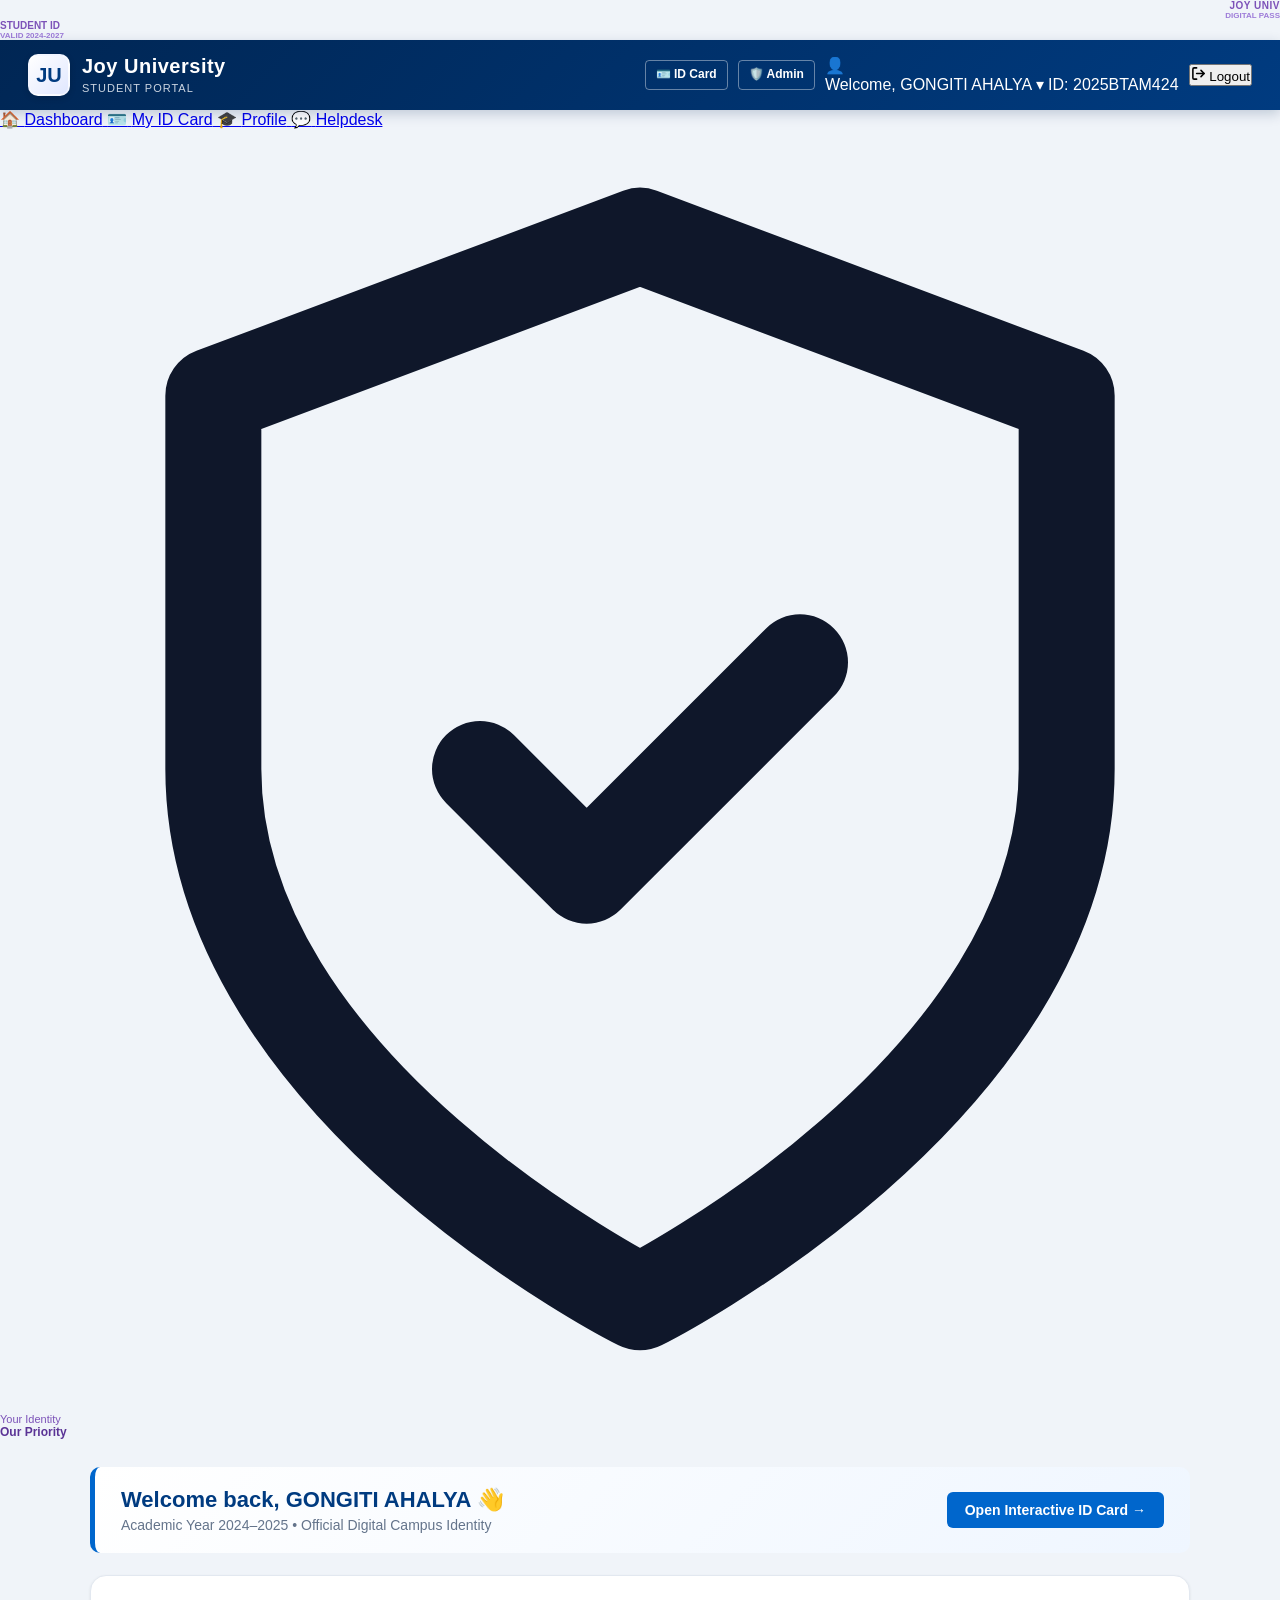
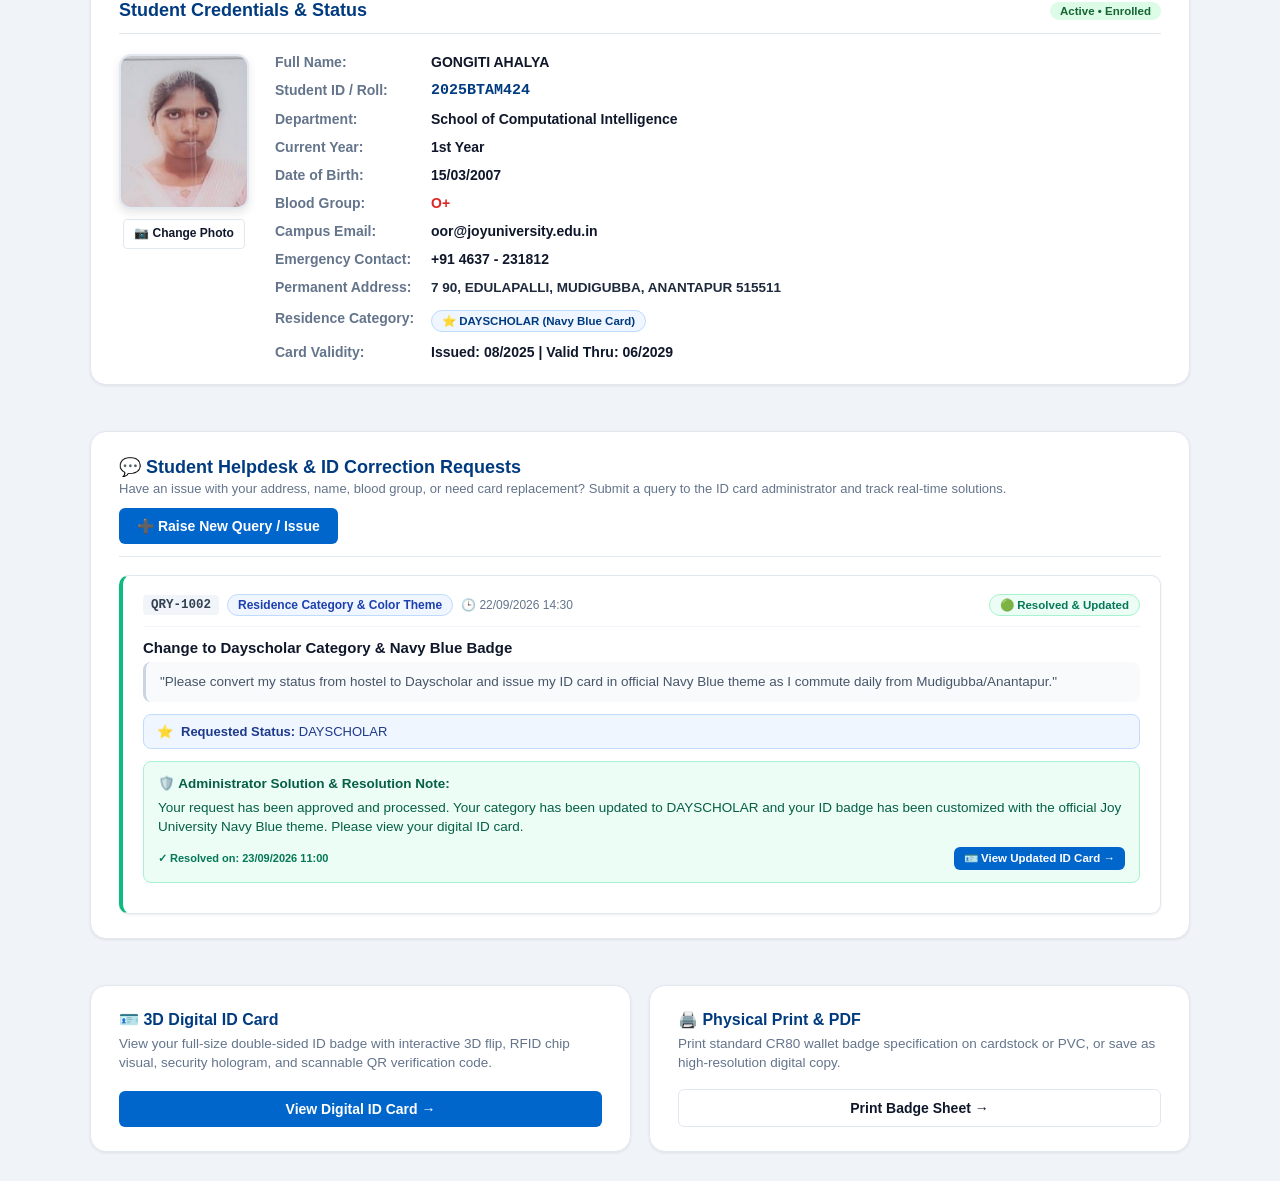
<file: dashboard.html>
<!DOCTYPE html>
<html lang="en">
<head>
    <meta charset="UTF-8">
    <meta name="viewport" content="width=device-width, initial-scale=1.0">
    <title>Joy University - Student Dashboard</title>
    <link rel="stylesheet" href="style.css">
</head>
<body>

<!-- BACKGROUND DECORATIONS -->
<div class="bg-decorations">
    <div class="decor-capsule-1"></div>
    <div class="decor-capsule-2"></div>
    <div class="decor-vert-line-1"></div>
    <div class="decor-vert-line-2"></div>
    <div class="decor-glow-sphere-1"></div>
    <div class="decor-glow-sphere-2"></div>
    <div class="bg-idcard-floating-1">
        <div style="display:flex; justify-content:space-between; align-items:center;">
            <div class="wire-card-chip"></div>
            <span style="font-size:10px; font-weight:800; color:#7c52b8; letter-spacing:0.5px;">JOY UNIV</span>
        </div>
        <div class="wire-card-lines">
            <div class="wire-card-line" style="width:70%;"></div>
            <div class="wire-card-line" style="width:50%;"></div>
            <div class="wire-card-line" style="width:85%;"></div>
        </div>
        <div style="display:flex; justify-content:space-between; align-items:flex-end;">
            <div class="wire-card-barcode">
                <span></span><span></span><span></span><span></span><span></span><span></span><span></span>
            </div>
            <span style="font-size:8px; color:#9d7bd8; font-weight:700;">DIGITAL PASS</span>
        </div>
    </div>
    <div class="bg-idcard-floating-2">
        <div style="display:flex; justify-content:space-between; align-items:center;">
            <span style="font-size:10px; font-weight:800; color:#7c52b8;">STUDENT ID</span>
            <div class="wire-card-chip"></div>
        </div>
        <div class="wire-card-lines">
            <div class="wire-card-line" style="width:80%;"></div>
            <div class="wire-card-line" style="width:60%;"></div>
        </div>
        <div style="display:flex; justify-content:space-between; align-items:flex-end;">
            <span style="font-size:8px; color:#9d7bd8; font-weight:700;">VALID 2024-2027</span>
            <div class="wire-card-barcode">
                <span></span><span></span><span></span><span></span><span></span>
            </div>
        </div>
    </div>
</div>

<header class="app-header">
    <a href="dashboard.html" class="brand-section">
        <div class="brand-logo">JU</div>
        <div class="brand-text">
            <h1>Joy University</h1>
            <span>Student Portal</span>
        </div>
    </a>

    <div class="header-actions">
        <a href="index.html" class="btn btn-outline-white btn-icon" title="View 3D Interactive ID Card">
            🪪 ID Card
        </a>
        <a href="admin.html" class="btn btn-outline-white btn-icon" title="Switch to Administrative View">
            🛡️ Admin
        </a>
        <div class="header-user-profile">
            <div class="header-user-avatar">👤</div>
            <div class="header-user-text">
                <span class="header-user-name">Welcome, <span id="headerStudentName">Student</span> ▾</span>
                <span class="header-user-id" id="headerStudentId">ID: 2025BTAM424</span>
            </div>
        </div>
        <button class="btn-logout" onclick="Auth.logout()">
            <svg width="15" height="15" viewBox="0 0 24 24" fill="none" stroke="currentColor" stroke-width="2.5" stroke-linecap="round" stroke-linejoin="round"><path d="M9 21H5a2 2 0 0 1-2-2V5a2 2 0 0 1 2-2h4"></path><polyline points="16 17 21 12 16 7"></polyline><line x1="21" y1="12" x2="9" y2="12"></line></svg>
            Logout
        </button>
    </div>
</header>

<div class="app-layout-wrapper">
    <!-- LEFT SIDEBAR (Matching Reference Image) -->
    <aside class="app-sidebar">
        <div class="sidebar-nav-list">
            <a href="dashboard.html" class="sidebar-nav-item active">
                <span class="nav-icon">🏠</span>
                <span>Dashboard</span>
            </a>
            <a href="index.html" class="sidebar-nav-item">
                <span class="nav-icon">🪪</span>
                <span>My ID Card</span>
            </a>
            <a href="#profileSection" class="sidebar-nav-item">
                <span class="nav-icon">🎓</span>
                <span>Profile</span>
            </a>
            <a href="#helpdeskSection" class="sidebar-nav-item">
                <span class="nav-icon">💬</span>
                <span>Helpdesk</span>
            </a>
        </div>

        <div class="sidebar-footer-brand">
            <svg class="sidebar-shield-icon" viewBox="0 0 24 24" fill="none" stroke="currentColor" stroke-width="1.8" stroke-linecap="round" stroke-linejoin="round">
                <path d="M12 22s8-4 8-10V5l-8-3-8 3v7c0 6 8 10 8 10z"/>
                <path d="m9 12 2 2 4-4"/>
            </svg>
            <div style="font-size: 11px; color: #7c52b8;">Your Identity</div>
            <div style="font-size: 12px; font-weight: 800; color: #5b3496;">Our Priority</div>
        </div>
    </aside>

    <main class="main-content">

    <!-- WELCOME BANNER -->
    <div class="banner-panel">
        <div>
            <h2>Welcome back, <span id="welcomeName">Student</span> 👋</h2>
            <p>Academic Year 2024–2025 • Official Digital Campus Identity</p>
        </div>
        <a href="index.html" class="btn btn-primary">
            Open Interactive ID Card →
        </a>
    </div>

    <!-- STUDENT PROFILE & CREDENTIALS OVERVIEW -->
    <div class="card-panel" id="profileSection">
        <div style="display: flex; justify-content: space-between; align-items: center; margin-bottom: 20px; border-bottom: 1px solid var(--border); padding-bottom: 12px;">
            <h3 style="color: var(--primary); font-size: 18px; font-weight: 700;">Student Credentials & Status</h3>
            <span class="status-pill status-active" id="badgeStatus">Active • Enrolled</span>
        </div>

        <div style="display: flex; flex-wrap: wrap; gap: 26px; align-items: flex-start;">
            <!-- Profile Photo Box -->
            <div style="display: flex; flex-direction: column; align-items: center; gap: 10px;">
                <div class="student-photo-frame" style="width: 130px; height: 155px; border-width: 2.5px; border-radius: 12px; overflow: hidden; position: relative; background: #f1f5f9; box-shadow: 0 4px 10px rgba(0,0,0,0.1);">
                    <img id="profilePhoto" src="" alt="Student Profile Photo" style="width: 100%; height: 100%; object-fit: cover; display: block;">
                </div>
                <label for="quickPhotoUpload" class="btn btn-secondary btn-icon" style="font-size: 12px; cursor: pointer;">
                    📷 Change Photo
                    <input type="file" id="quickPhotoUpload" accept="image/*" style="display: none;" onchange="handlePhotoUpload(event)">
                </label>
            </div>

            <!-- Details Grid -->
            <div style="flex: 1; min-width: 280px;">
                <div class="info-grid" style="grid-template-columns: 140px 1fr; row-gap: 12px; font-size: 14px;">
                    <div class="lbl">Full Name:</div>
                    <div class="val" id="profileFullName">-</div>

                    <div class="lbl">Student ID / Roll:</div>
                    <div class="val" style="font-family: monospace; font-size: 15px; color: var(--primary);" id="profileStudentId">-</div>

                    <div class="lbl">Department:</div>
                    <div class="val" id="profileDepartment">-</div>

                    <div class="lbl">Current Year:</div>
                    <div class="val" id="profileYear">-</div>

                    <div class="lbl">Date of Birth:</div>
                    <div class="val" id="profileDOB">-</div>

                    <div class="lbl">Blood Group:</div>
                    <div class="val" style="color: #dc2626;" id="profileBloodGroup">-</div>

                    <div class="lbl">Campus Email:</div>
                    <div class="val" id="profileEmail">-</div>

                    <div class="lbl">Emergency Contact:</div>
                    <div class="val" id="profilePhone">-</div>

                    <div class="lbl">Permanent Address:</div>
                    <div class="val" id="profileAddress" style="font-size: 13.5px; line-height: 1.4; color: #1e293b;">-</div>

                    <div class="lbl">Residence Category:</div>
                    <div class="val" id="profileCategory">-</div>

                    <div class="lbl">Card Validity:</div>
                    <div class="val" id="profileValidity">Valid Thru: 06/2027</div>
                </div>
            </div>
        </div>
    </div>

    <!-- STUDENT QUERIES & HELPDESK MODULE -->
    <div class="card-panel" id="helpdeskSection" style="margin-top: 24px;">
        <div style="display: flex; justify-content: space-between; align-items: center; margin-bottom: 18px; border-bottom: 1px solid var(--border); padding-bottom: 12px; flex-wrap: wrap; gap: 12px;">
            <div>
                <h3 style="color: var(--primary); font-size: 18px; font-weight: 700; display: flex; align-items: center; gap: 8px;">
                    💬 Student Helpdesk & ID Correction Requests
                </h3>
                <p style="font-size: 13px; color: var(--text-muted); margin-top: 3px;">
                    Have an issue with your address, name, blood group, or need card replacement? Submit a query to the ID card administrator and track real-time solutions.
                </p>
            </div>
            <button class="btn btn-primary" onclick="openRaiseQueryModal()">
                ➕ Raise New Query / Issue
            </button>
        </div>

        <!-- Student Submitted Queries History -->
        <div id="studentQueriesHistory" class="queries-container">
            <!-- Dynamically populated via JavaScript -->
        </div>
    </div>

    <!-- QUICK ACTIONS -->
    <div style="display: grid; grid-template-columns: repeat(auto-fit, minmax(280px, 1fr)); gap: 18px; margin-top: 24px;">
        <div class="card-panel" style="display: flex; flex-direction: column; justify-content: space-between;">
            <div>
                <h4 style="color: var(--primary); font-size: 16px; margin-bottom: 6px;">🪪 3D Digital ID Card</h4>
                <p style="font-size: 13.5px; color: var(--text-muted); line-height: 1.4;">
                    View your full-size double-sided ID badge with interactive 3D flip, RFID chip visual, security hologram, and scannable QR verification code.
                </p>
            </div>
            <a href="index.html" class="btn btn-primary" style="margin-top: 16px;">
                View Digital ID Card →
            </a>
        </div>

        <div class="card-panel" style="display: flex; flex-direction: column; justify-content: space-between;">
            <div>
                <h4 style="color: var(--primary); font-size: 16px; margin-bottom: 6px;">🖨️ Physical Print & PDF</h4>
                <p style="font-size: 13.5px; color: var(--text-muted); line-height: 1.4;">
                    Print standard CR80 wallet badge specification on cardstock or PVC, or save as high-resolution digital copy.
                </p>
            </div>
            <a href="index.html?action=print" class="btn btn-secondary" style="margin-top: 16px;">
                Print Badge Sheet →
            </a>
        </div>
    </div>

</main>
</div>

<!-- =======================================================
     MODAL: RAISE NEW QUERY / CORRECTION REQUEST
     ======================================================= -->
<div class="modal-overlay" id="raiseQueryModal">
    <div class="modal-box" style="max-width: 600px;">
        <div class="modal-header">
            <h3>Submit ID Query / Correction Request</h3>
            <button class="modal-close" onclick="closeRaiseQueryModal()">&times;</button>
        </div>

        <form id="raiseQueryForm" onsubmit="handleStudentSubmitQuery(event)">
            <div class="modal-body">
                <div style="background: #f8fafc; border-radius: 8px; padding: 10px 14px; margin-bottom: 16px; border: 1px solid var(--border); font-size: 13px; color: var(--text-muted);">
                    Submitting request for: <strong id="queryModalStudentName" style="color: var(--primary);">Student Name</strong> (<span id="queryModalStudentId" style="font-family: monospace;">ID</span>)
                </div>

                <div class="form-group">
                    <label for="queryCategory">Query / Request Category *</label>
                    <select id="queryCategory" class="form-control" onchange="handleCategorySelectionChange()" required>
                        <option value="Address Correction">📍 Address Correction / Change</option>
                        <option value="Residence Category & Color Theme">⭐ Change Residence Status (Dayscholar / Hostel)</option>
                        <option value="Blood Group Correction">🩸 Blood Group Correction</option>
                        <option value="Name / Details Correction">👤 Name Spelling / Department Correction</option>
                        <option value="Lost / Damaged ID Card">🪪 Lost / Damaged Card Replacement</option>
                        <option value="General ID Issue">❓ Other ID Card Query</option>
                    </select>
                </div>

                <div class="form-group">
                    <label for="querySubject">Subject / Short Summary *</label>
                    <input type="text" id="querySubject" class="form-control" placeholder="e.g. Request to update permanent address" required>
                </div>

                <!-- Proposed Value Field (Dynamically tailored) -->
                <div class="form-group" id="proposedChangeGroup">
                    <label for="queryProposedValue" id="proposedLabel">Requested New Address *</label>
                    <textarea id="queryProposedValue" class="form-control" rows="2" placeholder="e.g. Flat 402, Green Avenue Residency, Hyderabad, TS 500081"></textarea>
                    <small style="color: var(--text-muted); font-size: 11.5px;">Enter the exact new data you want printed on your official Joy University ID card.</small>
                </div>

                <div class="form-group">
                    <label for="queryMessage">Detailed Explanation / Reason *</label>
                    <textarea id="queryMessage" class="form-control" rows="3" placeholder="Provide full details or reasons for this request to assist the ID administrator..." required></textarea>
                </div>
            </div>

            <div class="modal-footer">
                <button type="button" class="btn btn-secondary" onclick="closeRaiseQueryModal()">Cancel</button>
                <button type="submit" class="btn btn-primary" id="btnSubmitQuery">
                    📨 Send Query to Admin
                </button>
            </div>
        </form>
    </div>
</div>

<script src="script.js"></script>
<script>
    // URL parameter helper for prototype demo & testing
    const urlParams = new URLSearchParams(window.location.search);
    if (urlParams.get("studentId")) {
        Storage.setSession(urlParams.get("studentId"), 'student');
    } else if (!Storage.getSession().userId || Storage.getSession().role !== 'student') {
        // Default to GONGITI AHALYA for direct prototype evaluation
        Storage.setSession("2025BTAM424", 'student');
    }

    // Ensure student is logged in
    const student = Auth.requireStudentAuth();
    if (student) {
        renderStudentDashboard();
        if (urlParams.has("raiseQuery")) {
            openRaiseQueryModal();
        }
    }

    function renderStudentDashboard() {
        const currentStudent = Storage.getStudentById(student.studentId) || student;

        document.getElementById("headerStudentName").textContent = currentStudent.name;
        if (document.getElementById("headerStudentId")) {
            document.getElementById("headerStudentId").textContent = "ID: " + currentStudent.studentId;
        }
        document.getElementById("welcomeName").textContent = currentStudent.name;
        document.getElementById("profileFullName").textContent = currentStudent.name;
        document.getElementById("profileStudentId").textContent = currentStudent.studentId;
        document.getElementById("profileDepartment").textContent = currentStudent.department;
        document.getElementById("profileYear").textContent = currentStudent.year;
        document.getElementById("profileDOB").textContent = currentStudent.dob;
        document.getElementById("profileBloodGroup").textContent = currentStudent.bloodGroup;
        document.getElementById("profileEmail").textContent = currentStudent.email || `${currentStudent.studentId.toLowerCase()}@joyuniversity.edu.in`;
        document.getElementById("profilePhone").textContent = currentStudent.phone || "+91 4637 - 231812";
        
        // Permanent Address & Category
        document.getElementById("profileAddress").textContent = currentStudent.address || "Joy University Campus, Vadakkankulam, TN";
        const isDayscholar = currentStudent.category === 'DAYSCHOLAR' || currentStudent.cardTheme === 'navy' || (currentStudent.name && currentStudent.name.toUpperCase().includes('AHALYA'));
        document.getElementById("profileCategory").innerHTML = isDayscholar 
            ? '<span class="status-pill" style="background:#eff6ff;color:#003b80;border:1px solid #bfdbfe;font-weight:700;">⭐ DAYSCHOLAR (Navy Blue Card)</span>' 
            : `<span class="status-pill" style="background:#fef2f2;color:#991b1b;border:1px solid #fecaca;font-weight:700;">🏠 HOSTEL (${currentStudent.hostel || 'DEVASAHAYAM'} - Red Card)</span>`;

        document.getElementById("profileValidity").textContent = `Issued: ${currentStudent.issueDate || '08/2024'} | Valid Thru: ${currentStudent.validThru || '06/2027'}`;

        // Load photo or generated SVG avatar
        const savedPhoto = Storage.getPhoto(currentStudent.studentId);
        document.getElementById("profilePhoto").src = savedPhoto || generateSvgAvatar(currentStudent.name);

        // Render Queries History
        renderStudentQueries(currentStudent.studentId);
    }

    function renderStudentQueries(studentId) {
        const container = document.getElementById("studentQueriesHistory");
        if (!container) return;
        container.innerHTML = "";

        const queries = Storage.getQueriesByStudentId(studentId);

        if (queries.length === 0) {
            container.innerHTML = `
                <div style="text-align: center; padding: 32px 20px; background: #f8fafc; border-radius: 12px; border: 1.5px dashed var(--border);">
                    <div style="font-size: 32px; margin-bottom: 6px;">📋</div>
                    <h4 style="font-size: 15px; color: var(--text-main); margin-bottom: 4px;">No Queries Submitted Yet</h4>
                    <p style="font-size: 13px; color: var(--text-muted); margin-bottom: 14px;">
                        If any details on your ID card (such as your address, name, or photo) require correction, you can submit a query directly to the administration.
                    </p>
                    <button class="btn btn-secondary btn-sm" onclick="openRaiseQueryModal()">
                        ➕ Raise Your First Query
                    </button>
                </div>
            `;
            return;
        }

        queries.forEach(q => {
            const isPending = q.status === "Pending";
            const isResolved = q.status === "Resolved";
            const card = document.createElement("div");
            card.className = `query-card ${isPending ? 'pending' : 'resolved'}`;

            // Proposed change badge
            let proposedHtml = "";
            if (q.proposedData && Object.keys(q.proposedData).length > 0) {
                if (q.proposedData.address) {
                    proposedHtml = `
                        <div class="proposed-change-box">
                            <span>📍</span>
                            <div><strong>Requested Address:</strong> ${q.proposedData.address}</div>
                        </div>
                    `;
                } else if (q.proposedData.bloodGroup) {
                    proposedHtml = `
                        <div class="proposed-change-box">
                            <span>🩸</span>
                            <div><strong>Requested Blood Group:</strong> ${q.proposedData.bloodGroup}</div>
                        </div>
                    `;
                } else if (q.proposedData.category) {
                    proposedHtml = `
                        <div class="proposed-change-box">
                            <span>⭐</span>
                            <div><strong>Requested Status:</strong> ${q.proposedData.category}</div>
                        </div>
                    `;
                }
            }

            // Resolution block
            let resolutionBlockHtml = "";
            if (isResolved && q.adminSolution) {
                resolutionBlockHtml = `
                    <div class="admin-solution-display">
                        <div style="font-weight: 700; margin-bottom: 4px; display: flex; align-items: center; gap: 6px;">
                            🛡️ Administrator Solution & Resolution Note:
                        </div>
                        <div style="font-size: 13.5px; line-height: 1.45;">${q.adminSolution}</div>
                        <div style="display: flex; justify-content: space-between; align-items: center; margin-top: 10px; flex-wrap: wrap; gap: 8px;">
                            <span style="font-size: 11px; color: #047857; font-weight: 600;">
                                ✓ Resolved on: ${q.resolvedAt || 'Verified & Updated'}
                            </span>
                            <a href="index.html" class="btn btn-primary btn-sm" style="font-size: 11.5px; padding: 4px 10px;">
                                🪪 View Updated ID Card →
                            </a>
                        </div>
                    </div>
                `;
            } else if (isPending) {
                resolutionBlockHtml = `
                    <div style="background: #fffbeb; border: 1px solid #fef3c7; border-radius: 8px; padding: 10px 14px; font-size: 12.5px; color: #92400e; margin-top: 10px;">
                        ⏳ <strong>Under Review:</strong> Your query has been received by the Joy University ID administration. Once the admin resolves it and updates your details, the solution will appear here.
                    </div>
                `;
            }

            card.innerHTML = `
                <div class="query-card-header">
                    <div style="display: flex; align-items: center; gap: 8px; flex-wrap: wrap;">
                        <span class="query-id-tag">${q.queryId}</span>
                        <span class="query-category-tag">${q.category}</span>
                        <span style="font-size: 12px; color: var(--text-muted);">🕒 ${q.createdAt}</span>
                    </div>
                    <div>
                        ${isPending 
                            ? '<span class="status-pill" style="background:#fef3c7; color:#b45309; border:1px solid #fde68a;">🟡 Pending Admin Review</span>' 
                            : '<span class="status-pill" style="background:#ecfdf5; color:#047857; border:1px solid #a7f3d0;">🟢 Resolved & Updated</span>'}
                    </div>
                </div>

                <div class="query-subject">${q.subject}</div>
                <div class="query-message-text">"${q.message}"</div>
                ${proposedHtml}
                ${resolutionBlockHtml}
            `;

            container.appendChild(card);
        });
    }

    // Modal Handlers
    function openRaiseQueryModal() {
        document.getElementById("queryModalStudentName").textContent = student.name;
        document.getElementById("queryModalStudentId").textContent = student.studentId;
        document.getElementById("raiseQueryForm").reset();
        handleCategorySelectionChange();
        document.getElementById("raiseQueryModal").classList.add("active");
    }

    function closeRaiseQueryModal() {
        document.getElementById("raiseQueryModal").classList.remove("active");
    }

    function handleCategorySelectionChange() {
        const cat = document.getElementById("queryCategory").value;
        const proposedLabel = document.getElementById("proposedLabel");
        const proposedInput = document.getElementById("queryProposedValue");
        const subjectInput = document.getElementById("querySubject");

        if (cat === "Address Correction") {
            proposedLabel.textContent = "📍 Requested New Permanent Residential Address *";
            proposedInput.placeholder = "e.g. Flat 402, Green Avenue Residency, Hyderabad, TS 500081";
            subjectInput.value = "Request to update permanent residential address";
        } else if (cat === "Residence Category & Color Theme") {
            proposedLabel.textContent = "⭐ Desired Category (Dayscholar or Hostel) *";
            proposedInput.placeholder = "e.g. Dayscholar (Navy Blue badge) / Hostel (Devasahayam)";
            subjectInput.value = "Request to update residence category to Dayscholar";
        } else if (cat === "Blood Group Correction") {
            proposedLabel.textContent = "🩸 Correct Blood Group / Date of Birth *";
            proposedInput.placeholder = "e.g. Correct Blood Group: B-";
            subjectInput.value = "Correction of blood group on student ID card";
        } else if (cat === "Name / Details Correction") {
            proposedLabel.textContent = "👤 Correct Spelling of Name / Department *";
            proposedInput.placeholder = "e.g. Exact Full Name: " + student.name;
            subjectInput.value = "Correction of spelling in student name";
        } else {
            proposedLabel.textContent = "Requested Detail / Correction (Optional)";
            proposedInput.placeholder = "Enter any specific detail you would like updated...";
            subjectInput.value = "";
        }
    }

    function handleStudentSubmitQuery(e) {
        e.preventDefault();
        const category = document.getElementById("queryCategory").value;
        const subject = document.getElementById("querySubject").value.trim();
        const message = document.getElementById("queryMessage").value.trim();
        const proposedValue = document.getElementById("queryProposedValue").value.trim();

        const proposedData = {};
        if (category === "Address Correction" && proposedValue) {
            proposedData.address = proposedValue;
        } else if (category === "Blood Group Correction" && proposedValue) {
            proposedData.bloodGroup = proposedValue;
        } else if (category.includes("Residence") && proposedValue) {
            proposedData.category = proposedValue.toUpperCase().includes("DAY") ? "DAYSCHOLAR" : "HOSTEL";
            proposedData.cardTheme = proposedData.category === "DAYSCHOLAR" ? "navy" : "red";
        }

        const newQ = Storage.addQuery({
            studentId: student.studentId,
            studentName: student.name,
            department: student.department,
            category: category,
            subject: subject,
            message: message,
            proposedData: proposedData
        });

        closeRaiseQueryModal();
        renderStudentQueries(student.studentId);

        alert(`✅ Your query (${newQ.queryId}) has been successfully submitted to the ID administration!\n\nYou can track the admin's response and record updates right here.`);
    }

    function handlePhotoUpload(e) {
        const file = e.target.files[0];
        if (!file) return;

        if (!file.type.startsWith("image/")) {
            alert("Please select a valid image file.");
            return;
        }

        const reader = new FileReader();
        reader.onload = function(evt) {
            const photoData = evt.target.result;
            Storage.savePhoto(student.studentId, photoData);
            document.getElementById("profilePhoto").src = photoData;
            alert("Profile photo updated successfully!");
        };
        reader.readAsDataURL(file);
    }
</script>

</body>
</html>
</file>
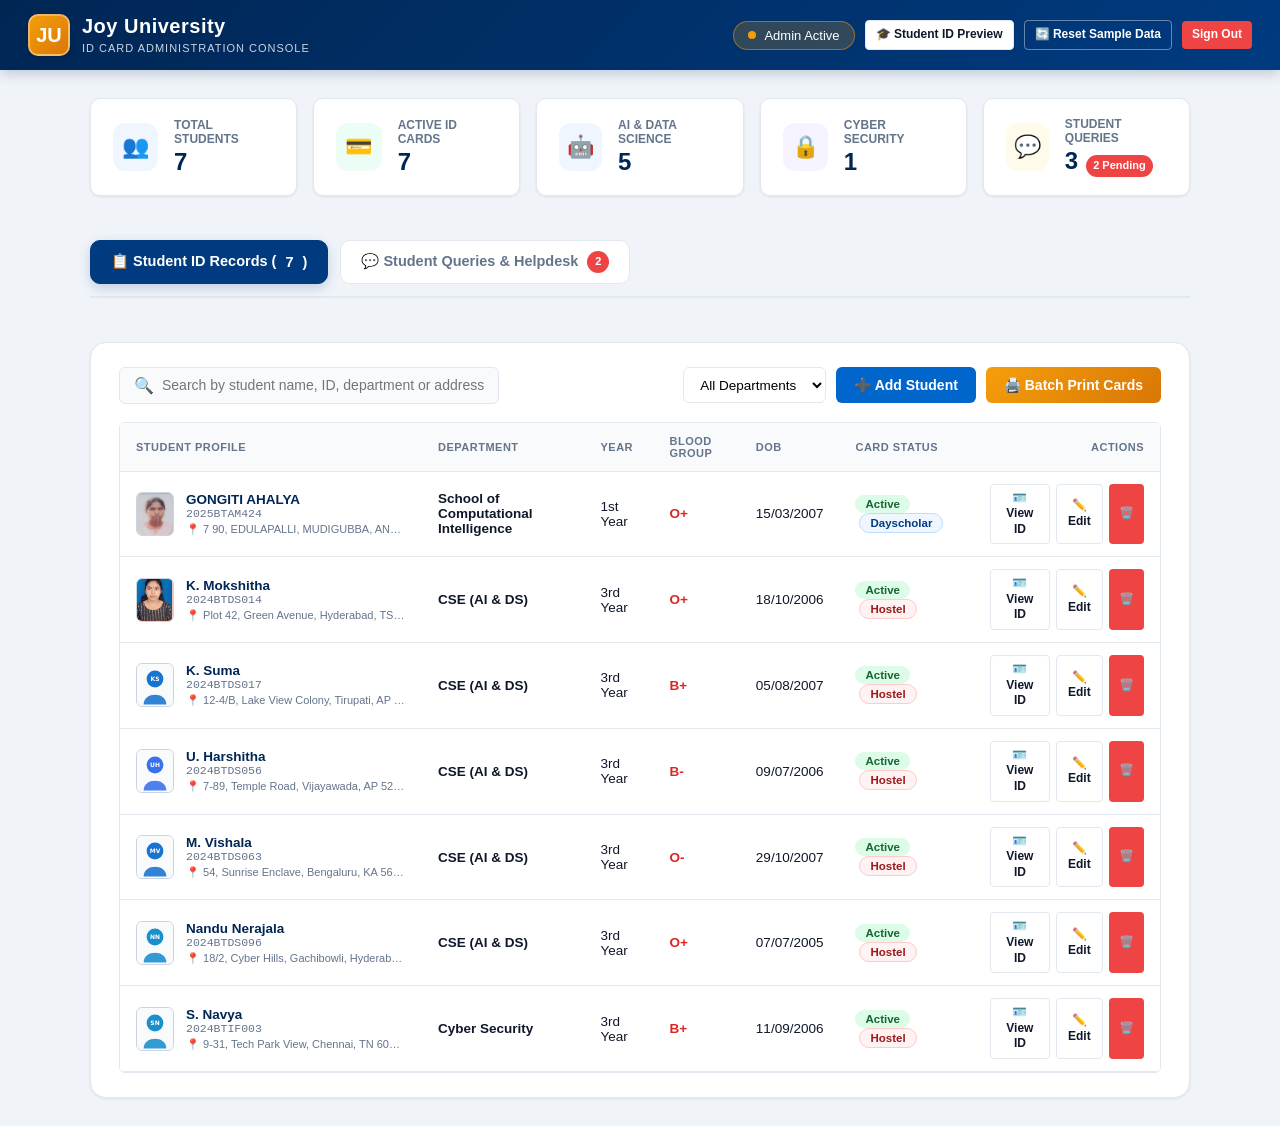
<file: student id/admin.html>
<!DOCTYPE html>
<html lang="en">
<head>
    <meta charset="UTF-8">
    <meta name="viewport" content="width=device-width, initial-scale=1.0">
    <title>Joy University - Admin ID Card Management</title>
    <link rel="stylesheet" href="style.css">
</head>
<body>

<header class="app-header">
    <a href="admin.html" class="brand-section">
        <div class="brand-logo" style="background: linear-gradient(135deg, #f59e0b 0%, #d97706 100%); color: #ffffff;">JU</div>
        <div class="brand-text">
            <h1>Joy University</h1>
            <span>ID Card Administration Console</span>
        </div>
    </a>

    <div class="header-actions">
        <div class="user-badge" style="background: rgba(245, 158, 11, 0.2); border-color: rgba(245, 158, 11, 0.5);">
            <span class="status-dot" style="background: #f59e0b;"></span>
            <span>Admin Active</span>
        </div>
        <a href="index.html" class="btn btn-secondary btn-icon">
            🎓 Student ID Preview
        </a>
        <button class="btn btn-outline-white btn-icon" onclick="resetDefaults()">
            🔄 Reset Sample Data
        </button>
        <button class="btn btn-danger btn-icon" onclick="Auth.logout()">
            Sign Out
        </button>
    </div>
</header>

<main class="main-content">

    <!-- KPI STATS OVERVIEW -->
    <div class="stats-grid" style="grid-template-columns: repeat(auto-fit, minmax(180px, 1fr));">
        <div class="stat-card">
            <div class="stat-icon">👥</div>
            <div class="stat-info">
                <h4>Total Students</h4>
                <p id="statTotalStudents">0</p>
            </div>
        </div>
        <div class="stat-card">
            <div class="stat-icon" style="color: #10b981; background: #ecfdf5;">💳</div>
            <div class="stat-info">
                <h4>Active ID Cards</h4>
                <p id="statActiveCards">0</p>
            </div>
        </div>
        <div class="stat-card">
            <div class="stat-icon" style="color: #3b82f6; background: #eff6ff;">🤖</div>
            <div class="stat-info">
                <h4>AI & Data Science</h4>
                <p id="statAiDs">0</p>
            </div>
        </div>
        <div class="stat-card">
            <div class="stat-icon" style="color: #8b5cf6; background: #f5f3ff;">🔒</div>
            <div class="stat-info">
                <h4>Cyber Security</h4>
                <p id="statCyber">0</p>
            </div>
        </div>
        <div class="stat-card" style="cursor: pointer;" onclick="switchAdminTab('queries')" title="Click to view student helpdesk queries">
            <div class="stat-icon" style="color: #d97706; background: #fffbeb;">💬</div>
            <div class="stat-info">
                <h4>Student Queries</h4>
                <div style="display: flex; align-items: baseline; gap: 8px;">
                    <p id="statTotalQueries">0</p>
                    <span id="statPendingBadge" class="badge-pending-count" style="font-size: 11px;">0</span>
                </div>
            </div>
        </div>
    </div>

    <!-- ADMIN WORKSPACE TABS -->
    <div class="admin-tab-nav">
        <button class="admin-tab-btn active" id="tabBtnStudents" onclick="switchAdminTab('students')">
            📋 Student ID Records (<span id="tabCountStudents">0</span>)
        </button>
        <button class="admin-tab-btn" id="tabBtnQueries" onclick="switchAdminTab('queries')">
            💬 Student Queries & Helpdesk
            <span class="badge-pending-count" id="pendingQueriesBadge">0</span>
        </button>
    </div>

    <!-- TAB 1: STUDENT DIRECTORY MANAGEMENT PANEL -->
    <div class="card-panel" id="panelStudents">
        <div class="table-filter-bar">
            <!-- Search Input -->
            <div class="search-input-group">
                <span>🔍</span>
                <input
                    type="text"
                    id="searchInput"
                    placeholder="Search by student name, ID, department or address..."
                    oninput="handleSearchFilter()"
                >
            </div>

            <!-- Filters & Action Buttons -->
            <div class="filter-selects">
                <select id="departmentFilter" onchange="handleSearchFilter()">
                    <option value="">All Departments</option>
                    <option value="CSE (AI & DS)">CSE (AI & DS)</option>
                    <option value="Cyber Security">Cyber Security</option>
                </select>

                <button class="btn btn-primary" onclick="openAddStudentModal()">
                    ➕ Add Student
                </button>

                <button class="btn btn-gold" onclick="openBatchPrintModal()">
                    🖨️ Batch Print Cards
                </button>
            </div>
        </div>

        <!-- Student Records Table -->
        <div class="data-table-wrapper">
            <table class="data-table">
                <thead>
                    <tr>
                        <th>Student Profile</th>
                        <th>Department</th>
                        <th>Year</th>
                        <th>Blood Group</th>
                        <th>DOB</th>
                        <th>Card Status</th>
                        <th style="text-align: right;">Actions</th>
                    </tr>
                </thead>
                <tbody id="studentTableBody">
                    <!-- Populated via JavaScript -->
                </tbody>
            </table>
        </div>
    </div>

    <!-- TAB 2: STUDENT QUERIES & HELPDESK MANAGEMENT PANEL -->
    <div class="card-panel" id="panelQueries" style="display: none;">
        <div style="display: flex; justify-content: space-between; align-items: center; margin-bottom: 18px; border-bottom: 1px solid var(--border); padding-bottom: 12px; flex-wrap: wrap; gap: 10px;">
            <div>
                <h3 style="color: var(--primary); font-size: 18px; font-weight: 700; display: flex; align-items: center; gap: 8px;">
                    💬 Student Queries & ID Issue Resolutions
                </h3>
                <p style="font-size: 13px; color: var(--text-muted); margin-top: 2px;">
                    Review requests from students regarding address changes, details correction, or ID issues. Directly edit records and send solutions.
                </p>
            </div>
        </div>

        <!-- Query Filter Bar -->
        <div class="table-filter-bar">
            <div class="search-input-group">
                <span>🔍</span>
                <input
                    type="text"
                    id="searchQueryInput"
                    placeholder="Search query ID, student name, roll number, issue details..."
                    oninput="handleQueryFilter()"
                >
            </div>

            <div class="filter-selects">
                <select id="queryStatusFilter" onchange="handleQueryFilter()">
                    <option value="">All Statuses</option>
                    <option value="Pending">🟡 Pending Only</option>
                    <option value="Resolved">🟢 Resolved Only</option>
                </select>

                <select id="queryCategoryFilter" onchange="handleQueryFilter()">
                    <option value="">All Categories</option>
                    <option value="Address Correction">Address Correction</option>
                    <option value="Residence Category & Color Theme">Residence Category & Color Theme</option>
                    <option value="Blood Group Correction">Blood Group Correction</option>
                    <option value="Name / Details Correction">Name / Details Correction</option>
                </select>
            </div>
        </div>

        <!-- Queries List Container -->
        <div id="queriesListContainer" class="queries-container">
            <!-- Populated via JavaScript -->
        </div>
    </div>

</main>

<!-- =======================================================
     MODAL: ADD / EDIT STUDENT
     ======================================================= -->
<div class="modal-overlay" id="studentModal">
    <div class="modal-box">
        <div class="modal-header">
            <h3 id="modalTitle">Enroll New Student</h3>
            <button class="modal-close" onclick="closeStudentModal()">&times;</button>
        </div>

        <form id="studentForm" onsubmit="handleSaveStudent(event)">
            <div class="modal-body">
                <input type="hidden" id="editOriginalId" value="">

                <div class="form-group">
                    <label for="formName">Full Name *</label>
                    <input type="text" id="formName" class="form-control" placeholder="e.g. K. Mokshitha" required>
                </div>

                <div style="display: grid; grid-template-columns: 1fr 1fr; gap: 14px;">
                    <div class="form-group">
                        <label for="formId">Student ID Number *</label>
                        <input type="text" id="formId" class="form-control" placeholder="e.g. 2024BTDS099" required>
                    </div>

                    <div class="form-group">
                        <label for="formDob">Date of Birth *</label>
                        <input type="text" id="formDob" class="form-control" placeholder="DD/MM/YYYY" required>
                    </div>
                </div>

                <div style="display: grid; grid-template-columns: 1fr 1fr; gap: 14px;">
                    <div class="form-group">
                        <label for="formDept">Department *</label>
                        <select id="formDept" class="form-control" required>
                            <option value="CSE (AI & DS)">CSE (AI & DS)</option>
                            <option value="Cyber Security">Cyber Security</option>
                            <option value="Computer Science & Eng.">Computer Science & Eng.</option>
                            <option value="Data Science & Big Data">Data Science & Big Data</option>
                        </select>
                    </div>

                    <div class="form-group">
                        <label for="formYear">Academic Year *</label>
                        <select id="formYear" class="form-control" required>
                            <option value="1st Year">1st Year</option>
                            <option value="2nd Year">2nd Year</option>
                            <option value="3rd Year" selected>3rd Year</option>
                            <option value="4th Year">4th Year</option>
                        </select>
                    </div>
                </div>

                <div style="display: grid; grid-template-columns: 1fr 1fr; gap: 14px;">
                    <div class="form-group">
                        <label for="formBlood">Blood Group *</label>
                        <select id="formBlood" class="form-control" required>
                            <option value="O+">O+</option>
                            <option value="O-">O-</option>
                            <option value="A+">A+</option>
                            <option value="A-">A-</option>
                            <option value="B+">B+</option>
                            <option value="B-">B-</option>
                            <option value="AB+">AB+</option>
                            <option value="AB-">AB-</option>
                        </select>
                    </div>

                    <div class="form-group">
                        <label for="formPhone">Emergency Phone</label>
                        <input type="text" id="formPhone" class="form-control" placeholder="+91 98765 00000">
                    </div>
                </div>

                <div class="form-group">
                    <label for="formAddress">Permanent Residential Address *</label>
                    <textarea id="formAddress" class="form-control" rows="2" placeholder="e.g. 7 90, EDULAPALLI, MUDIGUBBA, ANANTAPUR 515511" required></textarea>
                    <small style="color: var(--text-muted); font-size: 11.5px;">This address is displayed on the back of the official Joy University student ID card.</small>
                </div>

                <div style="display: grid; grid-template-columns: 1fr 1fr; gap: 14px;">
                    <div class="form-group">
                        <label for="formCategory">Residence Category *</label>
                        <select id="formCategory" class="form-control">
                            <option value="DAYSCHOLAR">Dayscholar (Navy Blue Badge)</option>
                            <option value="HOSTEL">Hostel Resident (Red Badge)</option>
                        </select>
                    </div>

                    <div class="form-group">
                        <label for="formHostel">Hostel Name / Status</label>
                        <input type="text" id="formHostel" class="form-control" placeholder="e.g. DEVASAHAYAM or DAYSCHOLAR">
                    </div>
                </div>

                <div class="form-group">
                    <label for="formPhoto">Student Photo (Optional)</label>
                    <input type="file" id="formPhoto" class="form-control" accept="image/*">
                    <small style="color: var(--text-muted); font-size: 11.5px;">If left blank, a branded university avatar with student initials will be generated automatically.</small>
                </div>
            </div>

            <div class="modal-footer">
                <button type="button" class="btn btn-secondary" onclick="closeStudentModal()">Cancel</button>
                <button type="submit" class="btn btn-primary" id="btnSaveStudent">Save Student & Issue ID</button>
            </div>
        </form>
    </div>
</div>

<!-- =======================================================
     MODAL: RESOLVE STUDENT QUERY & UPDATE RECORDS
     ======================================================= -->
<div class="modal-overlay" id="resolveQueryModal">
    <div class="modal-box" style="max-width: 680px;">
        <div class="modal-header">
            <h3 id="resolveModalTitle">Resolve Student Query & Update Records</h3>
            <button class="modal-close" onclick="closeResolveQueryModal()">&times;</button>
        </div>

        <form id="resolveQueryForm" onsubmit="handleSaveResolution(event)">
            <input type="hidden" id="resolveQueryId" value="">
            <input type="hidden" id="resolveStudentId" value="">

            <div class="modal-body" style="max-height: 75vh; overflow-y: auto;">
                <!-- Student Query Details Box -->
                <div style="background: #f8fafc; border: 1.5px solid #e2e8f0; border-radius: 10px; padding: 14px; margin-bottom: 16px;">
                    <div style="display: flex; justify-content: space-between; align-items: center; margin-bottom: 6px;">
                        <div>
                            <span class="query-id-tag" id="resolveDisplayQueryId">QRY-1001</span>
                            <span class="query-category-tag" id="resolveDisplayCategory" style="margin-left: 6px;">Address Correction</span>
                        </div>
                        <span style="font-size: 12px; color: var(--text-muted);" id="resolveDisplayDate">24/09/2026</span>
                    </div>
                    <div style="font-weight: 700; font-size: 14.5px; color: var(--text-main); margin-bottom: 4px;" id="resolveDisplaySubject">Subject</div>
                    <div style="font-size: 13.5px; color: #475569; line-height: 1.45;" id="resolveDisplayMessage">Message text...</div>

                    <div id="resolveProposedBox" class="proposed-change-box" style="margin-top: 10px; margin-bottom: 0;">
                        <div style="flex: 1;">
                            <strong>Requested Change:</strong> <span id="resolveProposedText"></span>
                        </div>
                        <button type="button" class="btn btn-secondary btn-sm" onclick="applyProposedAddress()">
                            📋 Copy to Address
                        </button>
                    </div>
                </div>

                <!-- Direct Student Record Update Form -->
                <div style="border-top: 2px solid #f1f5f9; padding-top: 14px; margin-top: 14px;">
                    <div style="display: flex; align-items: center; justify-content: space-between; margin-bottom: 12px;">
                        <div style="display: flex; align-items: center; gap: 8px;">
                            <span style="font-size: 16px;">✏️</span>
                            <h4 style="font-size: 14.5px; color: var(--primary); font-weight: 700;">Edit Student ID Details Directly</h4>
                        </div>
                        <span style="font-size: 11px; background: #e0e7ff; color: #3730a3; padding: 2px 8px; border-radius: 10px; font-weight: 700;">Instant ID Sync</span>
                    </div>

                    <!-- Permanent Address Field -->
                    <div class="form-group">
                        <label for="resolveStudentAddress" style="font-weight: 700; color: #1e293b;">
                            📍 Permanent Residential Address *
                        </label>
                        <textarea id="resolveStudentAddress" class="form-control" rows="2" placeholder="Update permanent address" required></textarea>
                        <small style="color: var(--text-muted); font-size: 11.5px;">Directly updates the address shown on the student's ID card back face.</small>
                    </div>

                    <div style="display: grid; grid-template-columns: 1fr 1fr; gap: 14px;">
                        <div class="form-group">
                            <label for="resolveStudentName">Full Name</label>
                            <input type="text" id="resolveStudentName" class="form-control" required>
                        </div>

                        <div class="form-group">
                            <label for="resolveStudentDob">Date of Birth</label>
                            <input type="text" id="resolveStudentDob" class="form-control" required>
                        </div>
                    </div>

                    <div style="display: grid; grid-template-columns: 1fr 1fr; gap: 14px;">
                        <div class="form-group">
                            <label for="resolveStudentBlood">Blood Group</label>
                            <select id="resolveStudentBlood" class="form-control">
                                <option value="O+">O+</option>
                                <option value="O-">O-</option>
                                <option value="A+">A+</option>
                                <option value="A-">A-</option>
                                <option value="B+">B+</option>
                                <option value="B-">B-</option>
                                <option value="AB+">AB+</option>
                                <option value="AB-">AB-</option>
                            </select>
                        </div>

                        <div class="form-group">
                            <label for="resolveStudentCategory">Residence Category</label>
                            <select id="resolveStudentCategory" class="form-control">
                                <option value="DAYSCHOLAR">Dayscholar (Navy Blue Badge)</option>
                                <option value="HOSTEL">Hostel Resident (Red Badge)</option>
                            </select>
                        </div>
                    </div>
                </div>

                <!-- Admin Solution Note to Student -->
                <div style="border-top: 2px solid #f1f5f9; padding-top: 14px; margin-top: 14px;">
                    <div style="display: flex; align-items: center; justify-content: space-between; margin-bottom: 8px;">
                        <label for="resolveAdminSolution" style="font-weight: 700; color: #1e293b; font-size: 14px;">
                            🛡️ Admin Solution & Resolution Message to Student *
                        </label>
                        <select onchange="applySolutionTemplate(this.value)" style="font-size: 12px; padding: 4px 8px; border-radius: 6px; border: 1px solid var(--border);">
                            <option value="">⚡ Quick Response Template</option>
                            <option value="address">Address Updated & Verified</option>
                            <option value="category">Category & Theme Changed</option>
                            <option value="blood">Blood Group Corrected</option>
                            <option value="general">Request Verified & Updated</option>
                        </select>
                    </div>
                    <textarea id="resolveAdminSolution" class="form-control" rows="3" placeholder="Write the resolution message that the student will see in their portal..." required></textarea>
                    <small style="color: var(--text-muted); font-size: 11.5px;">This solution note will be sent directly to the student's dashboard.</small>
                </div>

                <div class="form-group" style="margin-top: 14px;">
                    <label for="resolveQueryStatus">Update Query Status</label>
                    <select id="resolveQueryStatus" class="form-control" style="font-weight: 700;">
                        <option value="Resolved" selected>🟢 Resolved (Mark solved & notify student)</option>
                        <option value="In Review">🔵 In Review (Under investigation)</option>
                        <option value="Pending">🟡 Pending</option>
                    </select>
                </div>

            </div>

            <div class="modal-footer">
                <button type="button" class="btn btn-secondary" onclick="closeResolveQueryModal()">Cancel</button>
                <button type="submit" class="btn btn-primary" id="btnSaveResolution">
                    💾 Save Student & Send Solution
                </button>
            </div>
        </form>
    </div>
</div>

<!-- =======================================================
     MODAL: BATCH PRINT CARDS PREVIEW
     ======================================================= -->
<div class="modal-overlay" id="batchPrintModal">
    <div class="modal-box" style="max-width: 900px;">
        <div class="modal-header">
            <h3>🖨️ Batch Student ID Cards Printing Sheet</h3>
            <button class="modal-close" onclick="closeBatchPrintModal()">&times;</button>
        </div>

        <div class="modal-body" style="background: #f8fafc;">
            <p style="margin-bottom: 16px; color: var(--text-muted); font-size: 13px;">
                Review the generated printable ID cards below. Click <strong>Print Badge Sheet</strong> to print standard front badges on cardstock or PVC.
            </p>
            <div id="batchCardsGrid" style="display: grid; grid-template-columns: repeat(auto-fit, minmax(360px, 1fr)); gap: 16px;">
                <!-- Dynamically populated -->
            </div>
        </div>

        <div class="modal-footer">
            <button type="button" class="btn btn-secondary" onclick="closeBatchPrintModal()">Close</button>
            <button type="button" class="btn btn-gold" onclick="window.print()">Print Badge Sheet</button>
        </div>
    </div>
</div>

<script src="script.js"></script>
<script>
    // Ensure admin authorization (auto-init for prototype evaluation)
    const urlParams = new URLSearchParams(window.location.search);
    if (urlParams.has("testAdmin") || !Storage.getSession().userId || Storage.getSession().role !== 'admin') {
        Storage.setSession("ADMIN_001", 'admin');
    }
    Auth.requireAdminAuth();

    let uploadedBase64Photo = null;

    // Listen to photo file input
    document.getElementById("formPhoto").addEventListener("change", function(e) {
        const file = e.target.files[0];
        if (file) {
            const reader = new FileReader();
            reader.onload = (evt) => { uploadedBase64Photo = evt.target.result; };
            reader.readAsDataURL(file);
        } else {
            uploadedBase64Photo = null;
        }
    });

    let currentAdminTab = 'students';

    function switchAdminTab(tabName) {
        currentAdminTab = tabName;
        const btnStudents = document.getElementById("tabBtnStudents");
        const btnQueries = document.getElementById("tabBtnQueries");
        const panelStudents = document.getElementById("panelStudents");
        const panelQueries = document.getElementById("panelQueries");

        if (tabName === 'queries') {
            btnStudents.classList.remove("active");
            btnQueries.classList.add("active");
            panelStudents.style.display = "none";
            panelQueries.style.display = "block";
            handleQueryFilter();
        } else {
            btnQueries.classList.remove("active");
            btnStudents.classList.add("active");
            panelQueries.style.display = "none";
            panelStudents.style.display = "block";
            handleSearchFilter();
        }
    }

    function renderAdminDashboard() {
        const students = Storage.getAllStudents();
        const queries = Storage.getAllQueries();
        const pendingQueries = queries.filter(q => q.status === "Pending");
        
        // Update Stats Overview
        document.getElementById("statTotalStudents").textContent = students.length;
        document.getElementById("statActiveCards").textContent = students.filter(s => s.status !== "Inactive").length;
        document.getElementById("statAiDs").textContent = students.filter(s => s.department.includes("AI & DS")).length;
        document.getElementById("statCyber").textContent = students.filter(s => s.department.includes("Cyber")).length;
        
        // Query Stats & Badges
        document.getElementById("statTotalQueries").textContent = queries.length;
        document.getElementById("statPendingBadge").textContent = `${pendingQueries.length} Pending`;
        document.getElementById("pendingQueriesBadge").textContent = pendingQueries.length;
        document.getElementById("tabCountStudents").textContent = students.length;

        handleSearchFilter();
        handleQueryFilter();
    }

    // -------------------------------------------------------------
    // STUDENT DIRECTORY HANDLERS
    // -------------------------------------------------------------
    function handleSearchFilter() {
        const query = document.getElementById("searchInput").value.toLowerCase().trim();
        const deptFilter = document.getElementById("departmentFilter").value;
        const students = Storage.getAllStudents();

        const filtered = students.filter(s => {
            const matchesQuery = !query || 
                s.name.toLowerCase().includes(query) ||
                s.studentId.toLowerCase().includes(query) ||
                s.department.toLowerCase().includes(query) ||
                (s.address && s.address.toLowerCase().includes(query));
            
            const matchesDept = !deptFilter || s.department === deptFilter;
            return matchesQuery && matchesDept;
        });

        renderTable(filtered);
    }

    function renderTable(studentList) {
        const tbody = document.getElementById("studentTableBody");
        tbody.innerHTML = "";

        if (studentList.length === 0) {
            tbody.innerHTML = `
                <tr>
                    <td colspan="7" style="text-align: center; padding: 32px; color: var(--text-muted);">
                        No student records match your search criteria.
                    </td>
                </tr>
            `;
            return;
        }

        studentList.forEach(st => {
            const photo = Storage.getPhoto(st.studentId) || generateSvgAvatar(st.name);
            const tr = document.createElement("tr");

            tr.innerHTML = `
                <td>
                    <div class="table-student-cell">
                        <img src="${photo}" class="table-avatar" alt="${st.name}">
                        <div>
                            <div class="table-student-name">${st.name}</div>
                            <div class="table-student-id">${st.studentId}</div>
                            <div style="font-size: 11px; color: #64748b; margin-top: 3px; max-width: 220px; white-space: nowrap; overflow: hidden; text-overflow: ellipsis;" title="${st.address || 'No address registered'}">
                                📍 ${st.address || 'Address not registered'}
                            </div>
                        </div>
                    </div>
                </td>
                <td><strong>${st.department}</strong></td>
                <td>${st.year}</td>
                <td><span style="font-weight: bold; color: #dc2626;">${st.bloodGroup}</span></td>
                <td>${st.dob}</td>
                <td>
                    <span class="status-pill status-active">Active</span>
                    ${(st.category === 'DAYSCHOLAR' || st.cardTheme === 'navy' || (st.name && st.name.toUpperCase().includes('AHALYA'))) 
                        ? '<span class="status-pill" style="background:#eff6ff;color:#003b80;border:1px solid #bfdbfe;margin-left:4px;">Dayscholar</span>' 
                        : '<span class="status-pill" style="background:#fef2f2;color:#991b1b;border:1px solid #fecaca;margin-left:4px;">Hostel</span>'}
                </td>
                <td style="text-align: right;">
                    <div class="table-actions" style="justify-content: flex-end;">
                        <button class="btn btn-secondary btn-icon" title="View Digital ID Card" onclick="viewStudentCard('${st.studentId}')">
                            🪪 View ID
                        </button>
                        <button class="btn btn-secondary btn-icon" title="Edit Student & Address" onclick="openEditStudentModal('${st.studentId}')">
                            ✏️ Edit
                        </button>
                        <button class="btn btn-danger btn-icon" title="Delete Student" onclick="confirmDeleteStudent('${st.studentId}', '${st.name}')">
                            🗑️
                        </button>
                    </div>
                </td>
            `;
            tbody.appendChild(tr);
        });
    }

    function viewStudentCard(studentId) {
        Storage.setSession(studentId, 'student');
        window.location.href = "index.html";
    }

    function openAddStudentModal() {
        document.getElementById("modalTitle").textContent = "Enroll New Student & Issue ID";
        document.getElementById("editOriginalId").value = "";
        document.getElementById("studentForm").reset();
        document.getElementById("formAddress").value = "";
        document.getElementById("formCategory").value = "DAYSCHOLAR";
        document.getElementById("formHostel").value = "DAYSCHOLAR";
        uploadedBase64Photo = null;
        document.getElementById("formId").disabled = false;
        document.getElementById("studentModal").classList.add("active");
    }

    function openEditStudentModal(studentId) {
        const student = Storage.getStudentById(studentId);
        if (!student) return;

        document.getElementById("modalTitle").textContent = "Edit Student: " + student.name;
        document.getElementById("editOriginalId").value = student.studentId;
        document.getElementById("formName").value = student.name;
        document.getElementById("formId").value = student.studentId;
        document.getElementById("formId").disabled = true; // Lock ID on edit
        document.getElementById("formDob").value = student.dob;
        document.getElementById("formDept").value = student.department;
        document.getElementById("formYear").value = student.year;
        document.getElementById("formBlood").value = student.bloodGroup;
        document.getElementById("formPhone").value = student.phone || "";
        
        // Populate Address and Category fields
        document.getElementById("formAddress").value = student.address || "";
        document.getElementById("formCategory").value = student.category || (student.cardTheme === 'navy' ? 'DAYSCHOLAR' : 'HOSTEL');
        document.getElementById("formHostel").value = student.hostel || (student.category === 'DAYSCHOLAR' ? 'DAYSCHOLAR' : 'DEVASAHAYAM');
        
        uploadedBase64Photo = null;
        document.getElementById("studentModal").classList.add("active");
    }

    function closeStudentModal() {
        document.getElementById("studentModal").classList.remove("active");
    }

    function handleSaveStudent(e) {
        e.preventDefault();
        const originalId = document.getElementById("editOriginalId").value;
        const studentId = document.getElementById("formId").value.trim().toUpperCase();
        const name = document.getElementById("formName").value.trim();
        const dob = document.getElementById("formDob").value.trim();
        const department = document.getElementById("formDept").value;
        const year = document.getElementById("formYear").value;
        const bloodGroup = document.getElementById("formBlood").value;
        const phone = document.getElementById("formPhone").value.trim();
        const address = document.getElementById("formAddress").value.trim();
        const category = document.getElementById("formCategory").value;
        const hostel = document.getElementById("formHostel").value.trim() || (category === 'DAYSCHOLAR' ? 'DAYSCHOLAR' : 'DEVASAHAYAM');
        const cardTheme = category === 'DAYSCHOLAR' ? 'navy' : 'red';

        if (originalId) {
            // Edit existing student
            Storage.updateStudent(originalId, {
                name, dob, department, year, bloodGroup, phone, address, category, hostel, cardTheme
            });
            if (uploadedBase64Photo) {
                Storage.savePhoto(originalId, uploadedBase64Photo);
            }
        } else {
            // Add new student
            try {
                Storage.addStudent({
                    studentId,
                    name,
                    dob,
                    department,
                    school: department.includes("Cyber") ? "School of Computational Intelligence" : "School of Computational Intelligence",
                    year,
                    batch: "2024-28",
                    bloodGroup,
                    hostel,
                    category,
                    cardTheme,
                    phone: phone || "+91 4637 - 231812",
                    email: `${studentId.toLowerCase()}@joyuniversity.edu.in`,
                    address: address || "Joy University Campus, Vadakkankulam, TN",
                    validThru: "06/2027",
                    issueDate: "08/2024",
                    status: "Active"
                });
                if (uploadedBase64Photo) {
                    Storage.savePhoto(studentId, uploadedBase64Photo);
                }
            } catch (err) {
                alert(err.message);
                return;
            }
        }

        closeStudentModal();
        renderAdminDashboard();
    }

    function confirmDeleteStudent(studentId, name) {
        if (confirm(`Are you sure you want to remove ${name} (${studentId}) from Joy University ID records?`)) {
            Storage.deleteStudent(studentId);
            renderAdminDashboard();
        }
    }

    // -------------------------------------------------------------
    // STUDENT QUERIES & HELPDESK HANDLERS
    // -------------------------------------------------------------
    function handleQueryFilter() {
        const searchText = (document.getElementById("searchQueryInput") ? document.getElementById("searchQueryInput").value : "").toLowerCase().trim();
        const statusFilter = document.getElementById("queryStatusFilter") ? document.getElementById("queryStatusFilter").value : "";
        const categoryFilter = document.getElementById("queryCategoryFilter") ? document.getElementById("queryCategoryFilter").value : "";
        const allQueries = Storage.getAllQueries();

        const filtered = allQueries.filter(q => {
            const matchesSearch = !searchText ||
                q.queryId.toLowerCase().includes(searchText) ||
                q.studentName.toLowerCase().includes(searchText) ||
                q.studentId.toLowerCase().includes(searchText) ||
                q.subject.toLowerCase().includes(searchText) ||
                q.message.toLowerCase().includes(searchText);

            const matchesStatus = !statusFilter || q.status === statusFilter;
            const matchesCat = !categoryFilter || q.category === categoryFilter;

            return matchesSearch && matchesStatus && matchesCat;
        });

        renderQueries(filtered);
    }

    function renderQueries(queriesList) {
        const container = document.getElementById("queriesListContainer");
        if (!container) return;
        container.innerHTML = "";

        if (queriesList.length === 0) {
            container.innerHTML = `
                <div style="text-align: center; padding: 40px 20px; background: #f8fafc; border-radius: 12px; border: 1.5px dashed var(--border);">
                    <div style="font-size: 36px; margin-bottom: 8px;">🎉</div>
                    <h4 style="font-size: 16px; color: var(--text-main); margin-bottom: 4px;">No Queries Found</h4>
                    <p style="font-size: 13.5px; color: var(--text-muted);">
                        No student queries match the selected filters or there are no pending issues at this time.
                    </p>
                </div>
            `;
            return;
        }

        queriesList.forEach(q => {
            const student = Storage.getStudentById(q.studentId);
            const photo = Storage.getPhoto(q.studentId) || generateSvgAvatar(q.studentName);
            const isPending = q.status === "Pending";
            const isResolved = q.status === "Resolved";

            const card = document.createElement("div");
            card.className = `query-card ${isPending ? 'pending' : 'resolved'}`;

            // Format proposed data if present
            let proposedHtml = "";
            if (q.proposedData && Object.keys(q.proposedData).length > 0) {
                if (q.proposedData.address) {
                    proposedHtml = `
                        <div class="proposed-change-box">
                            <span>📍</span>
                            <div><strong>Requested New Address:</strong> ${q.proposedData.address}</div>
                        </div>
                    `;
                } else if (q.proposedData.bloodGroup) {
                    proposedHtml = `
                        <div class="proposed-change-box">
                            <span>🩸</span>
                            <div><strong>Requested Blood Group:</strong> ${q.proposedData.bloodGroup}</div>
                        </div>
                    `;
                } else if (q.proposedData.category) {
                    proposedHtml = `
                        <div class="proposed-change-box">
                            <span>⭐</span>
                            <div><strong>Requested Category:</strong> ${q.proposedData.category} (${q.proposedData.cardTheme || 'navy'} badge)</div>
                        </div>
                    `;
                }
            }

            // Solution block if resolved
            let solutionHtml = "";
            if (isResolved && q.adminSolution) {
                solutionHtml = `
                    <div class="admin-solution-display">
                        <div style="font-weight: 700; margin-bottom: 4px; display: flex; align-items: center; gap: 6px;">
                            🛡️ Official Admin Resolution Note:
                        </div>
                        <div>${q.adminSolution}</div>
                        <div style="font-size: 11px; color: #047857; margin-top: 6px; font-weight: 600;">
                            ✓ Resolved on: ${q.resolvedAt || 'Verified & Updated'}
                        </div>
                    </div>
                `;
            }

            card.innerHTML = `
                <div class="query-card-header">
                    <div style="display: flex; align-items: center; gap: 8px; flex-wrap: wrap;">
                        <span class="query-id-tag">${q.queryId}</span>
                        <span class="query-category-tag">${q.category}</span>
                        <span style="font-size: 12px; color: var(--text-muted);">🕒 ${q.createdAt}</span>
                    </div>
                    <div>
                        ${isPending 
                            ? '<span class="status-pill" style="background:#fef3c7; color:#b45309; border:1px solid #fde68a;">🟡 Pending Admin Review</span>' 
                            : '<span class="status-pill" style="background:#ecfdf5; color:#047857; border:1px solid #a7f3d0;">🟢 Resolved & Updated</span>'}
                    </div>
                </div>

                <div class="query-student-meta">
                    <img src="${photo}" class="query-student-avatar" alt="${q.studentName}">
                    <div>
                        <div style="font-weight: 700; font-size: 14.5px; color: var(--primary);">${q.studentName}</div>
                        <div style="font-size: 12px; color: var(--text-muted); font-family: monospace;">
                            ID: <strong>${q.studentId}</strong> • Dept: ${q.department || (student ? student.department : '')}
                        </div>
                    </div>
                </div>

                <div class="query-subject">${q.subject}</div>
                <div class="query-message-text">"${q.message}"</div>
                ${proposedHtml}
                ${solutionHtml}

                <div class="query-actions-bar">
                    <button class="btn btn-primary btn-sm" onclick="openSolveQueryModal('${q.queryId}')">
                        ✏️ ${isResolved ? 'Review / Edit Resolution' : 'Solve Query & Edit Student'}
                    </button>
                    <button class="btn btn-secondary btn-sm" onclick="viewStudentCard('${q.studentId}')">
                        🪪 View ID Card
                    </button>
                    <button class="btn btn-danger btn-sm" onclick="deleteQuery('${q.queryId}')" title="Delete query record">
                        🗑️
                    </button>
                </div>
            `;
            container.appendChild(card);
        });
    }

    // -------------------------------------------------------------
    // SOLVE STUDENT QUERY MODAL & WORKFLOW
    // -------------------------------------------------------------
    let currentProposedAddress = "";

    function openSolveQueryModal(queryId) {
        const query = Storage.getQueryById(queryId);
        if (!query) return;

        const student = Storage.getStudentById(query.studentId);
        if (!student) {
            alert(`Student ID ${query.studentId} not found in student records.`);
            return;
        }

        document.getElementById("resolveQueryId").value = query.queryId;
        document.getElementById("resolveStudentId").value = student.studentId;
        document.getElementById("resolveModalTitle").textContent = `Solve Query ${query.queryId} - ${student.name} (${student.studentId})`;

        // Display query information
        document.getElementById("resolveDisplayQueryId").textContent = query.queryId;
        document.getElementById("resolveDisplayCategory").textContent = query.category;
        document.getElementById("resolveDisplayDate").textContent = `Submitted: ${query.createdAt}`;
        document.getElementById("resolveDisplaySubject").textContent = query.subject;
        document.getElementById("resolveDisplayMessage").textContent = `"${query.message}"`;

        // Check if there is a proposed change
        const proposedBox = document.getElementById("resolveProposedBox");
        if (query.proposedData && query.proposedData.address) {
            currentProposedAddress = query.proposedData.address;
            document.getElementById("resolveProposedText").textContent = currentProposedAddress;
            proposedBox.style.display = "flex";
        } else {
            currentProposedAddress = "";
            proposedBox.style.display = "none";
        }

        // Preload Student Editable Details (including Address!)
        document.getElementById("resolveStudentAddress").value = student.address || "";
        document.getElementById("resolveStudentName").value = student.name;
        document.getElementById("resolveStudentDob").value = student.dob;
        document.getElementById("resolveStudentBlood").value = student.bloodGroup || "O+";
        document.getElementById("resolveStudentCategory").value = student.category || (student.cardTheme === 'navy' ? 'DAYSCHOLAR' : 'HOSTEL');

        // Preload Admin Solution
        if (query.adminSolution) {
            document.getElementById("resolveAdminSolution").value = query.adminSolution;
        } else {
            // Smart auto-prefill based on query category
            if (query.category.toLowerCase().includes("address")) {
                document.getElementById("resolveAdminSolution").value = "Your residential address has been verified and updated in official university records and on your ID card. Please review your updated digital ID badge.";
            } else if (query.category.toLowerCase().includes("category") || query.category.toLowerCase().includes("dayscholar")) {
                document.getElementById("resolveAdminSolution").value = "Your category has been updated to DAYSCHOLAR and your ID badge has been customized with the official Navy Blue theme.";
            } else if (query.category.toLowerCase().includes("blood")) {
                document.getElementById("resolveAdminSolution").value = "Your blood group has been corrected in our student records and on your ID card per your verified report.";
            } else {
                document.getElementById("resolveAdminSolution").value = "Your request has been verified and processed by the Joy University ID administration. Your details are now updated.";
            }
        }

        document.getElementById("resolveQueryStatus").value = query.status === "Pending" ? "Resolved" : query.status;
        document.getElementById("resolveQueryModal").classList.add("active");
    }

    function closeResolveQueryModal() {
        document.getElementById("resolveQueryModal").classList.remove("active");
    }

    function applyProposedAddress() {
        if (currentProposedAddress) {
            document.getElementById("resolveStudentAddress").value = currentProposedAddress;
            // Also suggest solution note
            document.getElementById("resolveAdminSolution").value = `Your residential address has been successfully updated to "${currentProposedAddress}" and is now printed on your official ID card.`;
        }
    }

    function applySolutionTemplate(type) {
        const solArea = document.getElementById("resolveAdminSolution");
        if (type === "address") {
            const addr = document.getElementById("resolveStudentAddress").value.trim();
            solArea.value = `Your residential address has been verified and updated in our records and on your ID card (${addr || 'updated'}). Please review your digital ID badge.`;
        } else if (type === "category") {
            solArea.value = "Your student status has been updated to DAYSCHOLAR and your ID badge has been customized with the official Navy Blue theme.";
            document.getElementById("resolveStudentCategory").value = "DAYSCHOLAR";
        } else if (type === "blood") {
            const bg = document.getElementById("resolveStudentBlood").value;
            solArea.value = `Your blood group has been corrected to ${bg} in university records and updated on your ID card.`;
        } else if (type === "general") {
            solArea.value = "Your query has been reviewed and resolved by Joy University ID Card Administration. All requested details are now updated.";
        }
    }

    function handleSaveResolution(e) {
        e.preventDefault();
        const queryId = document.getElementById("resolveQueryId").value;
        const studentId = document.getElementById("resolveStudentId").value;
        const newAddress = document.getElementById("resolveStudentAddress").value.trim();
        const newName = document.getElementById("resolveStudentName").value.trim();
        const newDob = document.getElementById("resolveStudentDob").value.trim();
        const newBlood = document.getElementById("resolveStudentBlood").value;
        const newCategory = document.getElementById("resolveStudentCategory").value;
        const adminSolution = document.getElementById("resolveAdminSolution").value.trim();
        const status = document.getElementById("resolveQueryStatus").value;

        // 1. Update Student Record in Storage (updating Address, Category, etc.)
        const cardTheme = newCategory === "DAYSCHOLAR" ? "navy" : "red";
        const hostel = newCategory === "DAYSCHOLAR" ? "DAYSCHOLAR" : "DEVASAHAYAM";
        
        Storage.updateStudent(studentId, {
            address: newAddress,
            name: newName,
            dob: newDob,
            bloodGroup: newBlood,
            category: newCategory,
            hostel: hostel,
            cardTheme: cardTheme
        });

        // 2. Update Query Status and Solution
        const now = new Date();
        const resolvedAt = String(now.getDate()).padStart(2, '0') + '/' + 
                           String(now.getMonth() + 1).padStart(2, '0') + '/' + 
                           now.getFullYear() + ' ' + 
                           String(now.getHours()).padStart(2, '0') + ':' + 
                           String(now.getMinutes()).padStart(2, '0');

        Storage.updateQuery(queryId, {
            status: status,
            adminSolution: adminSolution,
            resolvedAt: status === "Resolved" ? resolvedAt : null
        });

        closeResolveQueryModal();
        renderAdminDashboard();

        alert(`✅ Query ${queryId} has been resolved!\n\n• Student records for ${newName} (${studentId}) updated.\n• Address updated to: ${newAddress}\n• Solution sent to student portal.`);
    }

    function deleteQuery(queryId) {
        if (confirm(`Are you sure you want to delete query ${queryId}?`)) {
            Storage.deleteQuery(queryId);
            renderAdminDashboard();
        }
    }

    function resetDefaults() {
        if (confirm("Reset student directory and helpdesk queries to Joy University sample dataset?")) {
            Storage.resetToDefaults();
            renderAdminDashboard();
        }
    }

    // -------------------------------------------------------------
    // BATCH PRINT CARDS PREVIEW
    // -------------------------------------------------------------
    function openBatchPrintModal() {
        const students = Storage.getAllStudents();
        const grid = document.getElementById("batchCardsGrid");
        grid.innerHTML = "";

        students.forEach(st => {
            const photo = Storage.getPhoto(st.studentId) || generateSvgAvatar(st.name);
            const cardEl = document.createElement("div");
            cardEl.style.cssText = "background: #fff; border: 2px solid #b91c1c; border-radius: 12px; overflow: hidden; box-shadow: 0 4px 10px rgba(185, 28, 28, 0.12); font-size: 12px;";

            cardEl.innerHTML = `
                <div style="background: linear-gradient(135deg, #7f1d1d 0%, #b91c1c 100%); color: #fff; padding: 10px 14px; display: flex; justify-content: space-between; align-items: center; border-bottom: 2px solid #f59e0b;">
                    <div>
                        <strong style="font-size: 13px; text-transform: uppercase;">Joy University</strong>
                        <div style="font-size: 9px; color: #fecaca;">STUDENT ID CARD</div>
                    </div>
                    <span style="font-size: 14px;">★</span>
                </div>
                <div style="display: flex; gap: 12px; padding: 12px; align-items: center;">
                    <img src="${photo}" style="width: 70px; height: 85px; border-radius: 6px; border: 1.5px solid #b91c1c; object-fit: cover;">
                    <div style="flex: 1; line-height: 1.4;">
                        <div style="font-weight: 800; font-size: 14px; color: #7f1d1d;">${st.name}</div>
                        <div style="color: #b91c1c; font-family: monospace; font-weight: bold; font-size: 12px;">ID: ${st.studentId}</div>
                        <div>Dept: ${st.department}</div>
                        <div>Year: ${st.year} | Blood: <strong style="color: #dc2626;">${st.bloodGroup}</strong></div>
                        <div style="font-size: 10px; color: #64748b;">DOB: ${st.dob}</div>
                        <div style="font-size: 9.5px; color: #64748b; margin-top: 2px;">📍 ${st.address || ''}</div>
                    </div>
                </div>
                <div style="background: #fff5f5; border-top: 1px solid #fee2e2; padding: 6px 12px; display: flex; justify-content: space-between; font-size: 9.5px; color: #64748b;">
                    <span>Valid Thru: 06/2027</span>
                    <span style="color: #b91c1c; font-weight: bold;">● Active</span>
                </div>
            `;
            grid.appendChild(cardEl);
        });

        document.getElementById("batchPrintModal").classList.add("active");
    }

    function closeBatchPrintModal() {
        document.getElementById("batchPrintModal").classList.remove("active");
    }

    // Initialize on page load
    window.addEventListener("DOMContentLoaded", function() {
        const urlParams = new URLSearchParams(window.location.search);
        if (urlParams.has("testAdmin") || !Storage.getSession().userId) {
            Storage.setSession("ADMIN_001", 'admin');
        }

        renderAdminDashboard();

        if (urlParams.get("tab") === "queries") {
            switchAdminTab("queries");
        }
        if (urlParams.get("openEdit")) {
            openEditStudentModal(urlParams.get("openEdit"));
        }
        if (urlParams.get("openSolve")) {
            switchAdminTab("queries");
            openSolveQueryModal(urlParams.get("openSolve"));
        }
    });
</script>

</body>
</html>
</file>
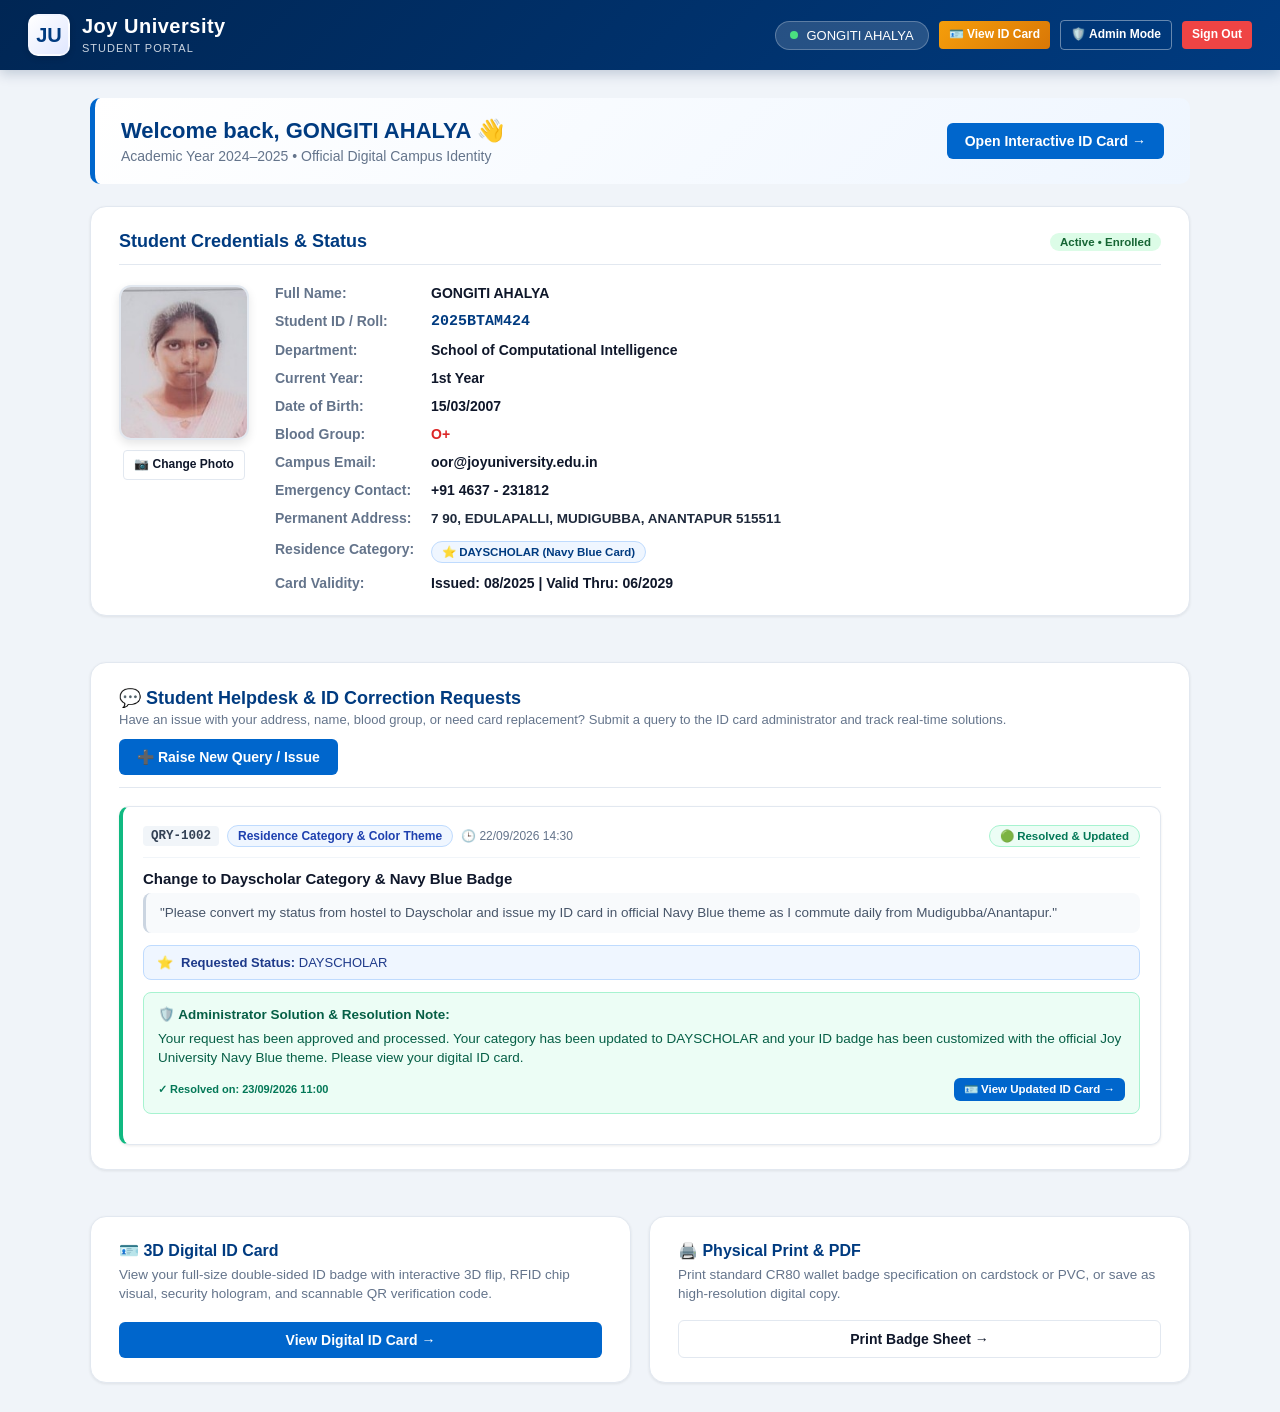
<file: student id/dashboard.html>
<!DOCTYPE html>
<html lang="en">
<head>
    <meta charset="UTF-8">
    <meta name="viewport" content="width=device-width, initial-scale=1.0">
    <title>Joy University - Student Dashboard</title>
    <link rel="stylesheet" href="style.css">
</head>
<body>

<header class="app-header">
    <a href="dashboard.html" class="brand-section">
        <div class="brand-logo">JU</div>
        <div class="brand-text">
            <h1>Joy University</h1>
            <span>Student Portal</span>
        </div>
    </a>

    <div class="header-actions">
        <div class="user-badge">
            <span class="status-dot"></span>
            <span id="headerStudentName">Student</span>
        </div>
        <a href="index.html" class="btn btn-gold btn-icon">
            🪪 View ID Card
        </a>
        <a href="admin.html" class="btn btn-outline-white btn-icon" title="Switch to Administrative View">
            🛡️ Admin Mode
        </a>
        <button class="btn btn-danger btn-icon" onclick="Auth.logout()">
            Sign Out
        </button>
    </div>
</header>

<main class="main-content">

    <!-- WELCOME BANNER -->
    <div class="banner-panel">
        <div>
            <h2>Welcome back, <span id="welcomeName">Student</span> 👋</h2>
            <p>Academic Year 2024–2025 • Official Digital Campus Identity</p>
        </div>
        <a href="index.html" class="btn btn-primary">
            Open Interactive ID Card →
        </a>
    </div>

    <!-- STUDENT PROFILE & CREDENTIALS OVERVIEW -->
    <div class="card-panel">
        <div style="display: flex; justify-content: space-between; align-items: center; margin-bottom: 20px; border-bottom: 1px solid var(--border); padding-bottom: 12px;">
            <h3 style="color: var(--primary); font-size: 18px; font-weight: 700;">Student Credentials & Status</h3>
            <span class="status-pill status-active" id="badgeStatus">Active • Enrolled</span>
        </div>

        <div style="display: flex; flex-wrap: wrap; gap: 26px; align-items: flex-start;">
            <!-- Profile Photo Box -->
            <div style="display: flex; flex-direction: column; align-items: center; gap: 10px;">
                <div class="student-photo-frame" style="width: 130px; height: 155px; border-width: 2.5px; border-radius: 12px; overflow: hidden; position: relative; background: #f1f5f9; box-shadow: 0 4px 10px rgba(0,0,0,0.1);">
                    <img id="profilePhoto" src="" alt="Student Profile Photo" style="width: 100%; height: 100%; object-fit: cover; display: block;">
                </div>
                <label for="quickPhotoUpload" class="btn btn-secondary btn-icon" style="font-size: 12px; cursor: pointer;">
                    📷 Change Photo
                    <input type="file" id="quickPhotoUpload" accept="image/*" style="display: none;" onchange="handlePhotoUpload(event)">
                </label>
            </div>

            <!-- Details Grid -->
            <div style="flex: 1; min-width: 280px;">
                <div class="info-grid" style="grid-template-columns: 140px 1fr; row-gap: 12px; font-size: 14px;">
                    <div class="lbl">Full Name:</div>
                    <div class="val" id="profileFullName">-</div>

                    <div class="lbl">Student ID / Roll:</div>
                    <div class="val" style="font-family: monospace; font-size: 15px; color: var(--primary);" id="profileStudentId">-</div>

                    <div class="lbl">Department:</div>
                    <div class="val" id="profileDepartment">-</div>

                    <div class="lbl">Current Year:</div>
                    <div class="val" id="profileYear">-</div>

                    <div class="lbl">Date of Birth:</div>
                    <div class="val" id="profileDOB">-</div>

                    <div class="lbl">Blood Group:</div>
                    <div class="val" style="color: #dc2626;" id="profileBloodGroup">-</div>

                    <div class="lbl">Campus Email:</div>
                    <div class="val" id="profileEmail">-</div>

                    <div class="lbl">Emergency Contact:</div>
                    <div class="val" id="profilePhone">-</div>

                    <div class="lbl">Permanent Address:</div>
                    <div class="val" id="profileAddress" style="font-size: 13.5px; line-height: 1.4; color: #1e293b;">-</div>

                    <div class="lbl">Residence Category:</div>
                    <div class="val" id="profileCategory">-</div>

                    <div class="lbl">Card Validity:</div>
                    <div class="val" id="profileValidity">Valid Thru: 06/2027</div>
                </div>
            </div>
        </div>
    </div>

    <!-- STUDENT QUERIES & HELPDESK MODULE -->
    <div class="card-panel" id="helpdeskSection" style="margin-top: 24px;">
        <div style="display: flex; justify-content: space-between; align-items: center; margin-bottom: 18px; border-bottom: 1px solid var(--border); padding-bottom: 12px; flex-wrap: wrap; gap: 12px;">
            <div>
                <h3 style="color: var(--primary); font-size: 18px; font-weight: 700; display: flex; align-items: center; gap: 8px;">
                    💬 Student Helpdesk & ID Correction Requests
                </h3>
                <p style="font-size: 13px; color: var(--text-muted); margin-top: 3px;">
                    Have an issue with your address, name, blood group, or need card replacement? Submit a query to the ID card administrator and track real-time solutions.
                </p>
            </div>
            <button class="btn btn-primary" onclick="openRaiseQueryModal()">
                ➕ Raise New Query / Issue
            </button>
        </div>

        <!-- Student Submitted Queries History -->
        <div id="studentQueriesHistory" class="queries-container">
            <!-- Dynamically populated via JavaScript -->
        </div>
    </div>

    <!-- QUICK ACTIONS -->
    <div style="display: grid; grid-template-columns: repeat(auto-fit, minmax(280px, 1fr)); gap: 18px; margin-top: 24px;">
        <div class="card-panel" style="display: flex; flex-direction: column; justify-content: space-between;">
            <div>
                <h4 style="color: var(--primary); font-size: 16px; margin-bottom: 6px;">🪪 3D Digital ID Card</h4>
                <p style="font-size: 13.5px; color: var(--text-muted); line-height: 1.4;">
                    View your full-size double-sided ID badge with interactive 3D flip, RFID chip visual, security hologram, and scannable QR verification code.
                </p>
            </div>
            <a href="index.html" class="btn btn-primary" style="margin-top: 16px;">
                View Digital ID Card →
            </a>
        </div>

        <div class="card-panel" style="display: flex; flex-direction: column; justify-content: space-between;">
            <div>
                <h4 style="color: var(--primary); font-size: 16px; margin-bottom: 6px;">🖨️ Physical Print & PDF</h4>
                <p style="font-size: 13.5px; color: var(--text-muted); line-height: 1.4;">
                    Print standard CR80 wallet badge specification on cardstock or PVC, or save as high-resolution digital copy.
                </p>
            </div>
            <a href="index.html?action=print" class="btn btn-secondary" style="margin-top: 16px;">
                Print Badge Sheet →
            </a>
        </div>
    </div>

</main>

<!-- =======================================================
     MODAL: RAISE NEW QUERY / CORRECTION REQUEST
     ======================================================= -->
<div class="modal-overlay" id="raiseQueryModal">
    <div class="modal-box" style="max-width: 600px;">
        <div class="modal-header">
            <h3>Submit ID Query / Correction Request</h3>
            <button class="modal-close" onclick="closeRaiseQueryModal()">&times;</button>
        </div>

        <form id="raiseQueryForm" onsubmit="handleStudentSubmitQuery(event)">
            <div class="modal-body">
                <div style="background: #f8fafc; border-radius: 8px; padding: 10px 14px; margin-bottom: 16px; border: 1px solid var(--border); font-size: 13px; color: var(--text-muted);">
                    Submitting request for: <strong id="queryModalStudentName" style="color: var(--primary);">Student Name</strong> (<span id="queryModalStudentId" style="font-family: monospace;">ID</span>)
                </div>

                <div class="form-group">
                    <label for="queryCategory">Query / Request Category *</label>
                    <select id="queryCategory" class="form-control" onchange="handleCategorySelectionChange()" required>
                        <option value="Address Correction">📍 Address Correction / Change</option>
                        <option value="Residence Category & Color Theme">⭐ Change Residence Status (Dayscholar / Hostel)</option>
                        <option value="Blood Group Correction">🩸 Blood Group Correction</option>
                        <option value="Name / Details Correction">👤 Name Spelling / Department Correction</option>
                        <option value="Lost / Damaged ID Card">🪪 Lost / Damaged Card Replacement</option>
                        <option value="General ID Issue">❓ Other ID Card Query</option>
                    </select>
                </div>

                <div class="form-group">
                    <label for="querySubject">Subject / Short Summary *</label>
                    <input type="text" id="querySubject" class="form-control" placeholder="e.g. Request to update permanent address" required>
                </div>

                <!-- Proposed Value Field (Dynamically tailored) -->
                <div class="form-group" id="proposedChangeGroup">
                    <label for="queryProposedValue" id="proposedLabel">Requested New Address *</label>
                    <textarea id="queryProposedValue" class="form-control" rows="2" placeholder="e.g. Flat 402, Green Avenue Residency, Hyderabad, TS 500081"></textarea>
                    <small style="color: var(--text-muted); font-size: 11.5px;">Enter the exact new data you want printed on your official Joy University ID card.</small>
                </div>

                <div class="form-group">
                    <label for="queryMessage">Detailed Explanation / Reason *</label>
                    <textarea id="queryMessage" class="form-control" rows="3" placeholder="Provide full details or reasons for this request to assist the ID administrator..." required></textarea>
                </div>
            </div>

            <div class="modal-footer">
                <button type="button" class="btn btn-secondary" onclick="closeRaiseQueryModal()">Cancel</button>
                <button type="submit" class="btn btn-primary" id="btnSubmitQuery">
                    📨 Send Query to Admin
                </button>
            </div>
        </form>
    </div>
</div>

<script src="script.js"></script>
<script>
    // URL parameter helper for prototype demo & testing
    const urlParams = new URLSearchParams(window.location.search);
    if (urlParams.get("studentId")) {
        Storage.setSession(urlParams.get("studentId"), 'student');
    } else if (!Storage.getSession().userId || Storage.getSession().role !== 'student') {
        // Default to GONGITI AHALYA for direct prototype evaluation
        Storage.setSession("2025BTAM424", 'student');
    }

    // Ensure student is logged in
    const student = Auth.requireStudentAuth();
    if (student) {
        renderStudentDashboard();
        if (urlParams.has("raiseQuery")) {
            openRaiseQueryModal();
        }
    }

    function renderStudentDashboard() {
        const currentStudent = Storage.getStudentById(student.studentId) || student;

        document.getElementById("headerStudentName").textContent = currentStudent.name;
        document.getElementById("welcomeName").textContent = currentStudent.name;
        document.getElementById("profileFullName").textContent = currentStudent.name;
        document.getElementById("profileStudentId").textContent = currentStudent.studentId;
        document.getElementById("profileDepartment").textContent = currentStudent.department;
        document.getElementById("profileYear").textContent = currentStudent.year;
        document.getElementById("profileDOB").textContent = currentStudent.dob;
        document.getElementById("profileBloodGroup").textContent = currentStudent.bloodGroup;
        document.getElementById("profileEmail").textContent = currentStudent.email || `${currentStudent.studentId.toLowerCase()}@joyuniversity.edu.in`;
        document.getElementById("profilePhone").textContent = currentStudent.phone || "+91 4637 - 231812";
        
        // Permanent Address & Category
        document.getElementById("profileAddress").textContent = currentStudent.address || "Joy University Campus, Vadakkankulam, TN";
        const isDayscholar = currentStudent.category === 'DAYSCHOLAR' || currentStudent.cardTheme === 'navy' || (currentStudent.name && currentStudent.name.toUpperCase().includes('AHALYA'));
        document.getElementById("profileCategory").innerHTML = isDayscholar 
            ? '<span class="status-pill" style="background:#eff6ff;color:#003b80;border:1px solid #bfdbfe;font-weight:700;">⭐ DAYSCHOLAR (Navy Blue Card)</span>' 
            : `<span class="status-pill" style="background:#fef2f2;color:#991b1b;border:1px solid #fecaca;font-weight:700;">🏠 HOSTEL (${currentStudent.hostel || 'DEVASAHAYAM'} - Red Card)</span>`;

        document.getElementById("profileValidity").textContent = `Issued: ${currentStudent.issueDate || '08/2024'} | Valid Thru: ${currentStudent.validThru || '06/2027'}`;

        // Load photo or generated SVG avatar
        const savedPhoto = Storage.getPhoto(currentStudent.studentId);
        document.getElementById("profilePhoto").src = savedPhoto || generateSvgAvatar(currentStudent.name);

        // Render Queries History
        renderStudentQueries(currentStudent.studentId);
    }

    function renderStudentQueries(studentId) {
        const container = document.getElementById("studentQueriesHistory");
        if (!container) return;
        container.innerHTML = "";

        const queries = Storage.getQueriesByStudentId(studentId);

        if (queries.length === 0) {
            container.innerHTML = `
                <div style="text-align: center; padding: 32px 20px; background: #f8fafc; border-radius: 12px; border: 1.5px dashed var(--border);">
                    <div style="font-size: 32px; margin-bottom: 6px;">📋</div>
                    <h4 style="font-size: 15px; color: var(--text-main); margin-bottom: 4px;">No Queries Submitted Yet</h4>
                    <p style="font-size: 13px; color: var(--text-muted); margin-bottom: 14px;">
                        If any details on your ID card (such as your address, name, or photo) require correction, you can submit a query directly to the administration.
                    </p>
                    <button class="btn btn-secondary btn-sm" onclick="openRaiseQueryModal()">
                        ➕ Raise Your First Query
                    </button>
                </div>
            `;
            return;
        }

        queries.forEach(q => {
            const isPending = q.status === "Pending";
            const isResolved = q.status === "Resolved";
            const card = document.createElement("div");
            card.className = `query-card ${isPending ? 'pending' : 'resolved'}`;

            // Proposed change badge
            let proposedHtml = "";
            if (q.proposedData && Object.keys(q.proposedData).length > 0) {
                if (q.proposedData.address) {
                    proposedHtml = `
                        <div class="proposed-change-box">
                            <span>📍</span>
                            <div><strong>Requested Address:</strong> ${q.proposedData.address}</div>
                        </div>
                    `;
                } else if (q.proposedData.bloodGroup) {
                    proposedHtml = `
                        <div class="proposed-change-box">
                            <span>🩸</span>
                            <div><strong>Requested Blood Group:</strong> ${q.proposedData.bloodGroup}</div>
                        </div>
                    `;
                } else if (q.proposedData.category) {
                    proposedHtml = `
                        <div class="proposed-change-box">
                            <span>⭐</span>
                            <div><strong>Requested Status:</strong> ${q.proposedData.category}</div>
                        </div>
                    `;
                }
            }

            // Resolution block
            let resolutionBlockHtml = "";
            if (isResolved && q.adminSolution) {
                resolutionBlockHtml = `
                    <div class="admin-solution-display">
                        <div style="font-weight: 700; margin-bottom: 4px; display: flex; align-items: center; gap: 6px;">
                            🛡️ Administrator Solution & Resolution Note:
                        </div>
                        <div style="font-size: 13.5px; line-height: 1.45;">${q.adminSolution}</div>
                        <div style="display: flex; justify-content: space-between; align-items: center; margin-top: 10px; flex-wrap: wrap; gap: 8px;">
                            <span style="font-size: 11px; color: #047857; font-weight: 600;">
                                ✓ Resolved on: ${q.resolvedAt || 'Verified & Updated'}
                            </span>
                            <a href="index.html" class="btn btn-primary btn-sm" style="font-size: 11.5px; padding: 4px 10px;">
                                🪪 View Updated ID Card →
                            </a>
                        </div>
                    </div>
                `;
            } else if (isPending) {
                resolutionBlockHtml = `
                    <div style="background: #fffbeb; border: 1px solid #fef3c7; border-radius: 8px; padding: 10px 14px; font-size: 12.5px; color: #92400e; margin-top: 10px;">
                        ⏳ <strong>Under Review:</strong> Your query has been received by the Joy University ID administration. Once the admin resolves it and updates your details, the solution will appear here.
                    </div>
                `;
            }

            card.innerHTML = `
                <div class="query-card-header">
                    <div style="display: flex; align-items: center; gap: 8px; flex-wrap: wrap;">
                        <span class="query-id-tag">${q.queryId}</span>
                        <span class="query-category-tag">${q.category}</span>
                        <span style="font-size: 12px; color: var(--text-muted);">🕒 ${q.createdAt}</span>
                    </div>
                    <div>
                        ${isPending 
                            ? '<span class="status-pill" style="background:#fef3c7; color:#b45309; border:1px solid #fde68a;">🟡 Pending Admin Review</span>' 
                            : '<span class="status-pill" style="background:#ecfdf5; color:#047857; border:1px solid #a7f3d0;">🟢 Resolved & Updated</span>'}
                    </div>
                </div>

                <div class="query-subject">${q.subject}</div>
                <div class="query-message-text">"${q.message}"</div>
                ${proposedHtml}
                ${resolutionBlockHtml}
            `;

            container.appendChild(card);
        });
    }

    // Modal Handlers
    function openRaiseQueryModal() {
        document.getElementById("queryModalStudentName").textContent = student.name;
        document.getElementById("queryModalStudentId").textContent = student.studentId;
        document.getElementById("raiseQueryForm").reset();
        handleCategorySelectionChange();
        document.getElementById("raiseQueryModal").classList.add("active");
    }

    function closeRaiseQueryModal() {
        document.getElementById("raiseQueryModal").classList.remove("active");
    }

    function handleCategorySelectionChange() {
        const cat = document.getElementById("queryCategory").value;
        const proposedLabel = document.getElementById("proposedLabel");
        const proposedInput = document.getElementById("queryProposedValue");
        const subjectInput = document.getElementById("querySubject");

        if (cat === "Address Correction") {
            proposedLabel.textContent = "📍 Requested New Permanent Residential Address *";
            proposedInput.placeholder = "e.g. Flat 402, Green Avenue Residency, Hyderabad, TS 500081";
            subjectInput.value = "Request to update permanent residential address";
        } else if (cat === "Residence Category & Color Theme") {
            proposedLabel.textContent = "⭐ Desired Category (Dayscholar or Hostel) *";
            proposedInput.placeholder = "e.g. Dayscholar (Navy Blue badge) / Hostel (Devasahayam)";
            subjectInput.value = "Request to update residence category to Dayscholar";
        } else if (cat === "Blood Group Correction") {
            proposedLabel.textContent = "🩸 Correct Blood Group / Date of Birth *";
            proposedInput.placeholder = "e.g. Correct Blood Group: B-";
            subjectInput.value = "Correction of blood group on student ID card";
        } else if (cat === "Name / Details Correction") {
            proposedLabel.textContent = "👤 Correct Spelling of Name / Department *";
            proposedInput.placeholder = "e.g. Exact Full Name: " + student.name;
            subjectInput.value = "Correction of spelling in student name";
        } else {
            proposedLabel.textContent = "Requested Detail / Correction (Optional)";
            proposedInput.placeholder = "Enter any specific detail you would like updated...";
            subjectInput.value = "";
        }
    }

    function handleStudentSubmitQuery(e) {
        e.preventDefault();
        const category = document.getElementById("queryCategory").value;
        const subject = document.getElementById("querySubject").value.trim();
        const message = document.getElementById("queryMessage").value.trim();
        const proposedValue = document.getElementById("queryProposedValue").value.trim();

        const proposedData = {};
        if (category === "Address Correction" && proposedValue) {
            proposedData.address = proposedValue;
        } else if (category === "Blood Group Correction" && proposedValue) {
            proposedData.bloodGroup = proposedValue;
        } else if (category.includes("Residence") && proposedValue) {
            proposedData.category = proposedValue.toUpperCase().includes("DAY") ? "DAYSCHOLAR" : "HOSTEL";
            proposedData.cardTheme = proposedData.category === "DAYSCHOLAR" ? "navy" : "red";
        }

        const newQ = Storage.addQuery({
            studentId: student.studentId,
            studentName: student.name,
            department: student.department,
            category: category,
            subject: subject,
            message: message,
            proposedData: proposedData
        });

        closeRaiseQueryModal();
        renderStudentQueries(student.studentId);

        alert(`✅ Your query (${newQ.queryId}) has been successfully submitted to the ID administration!\n\nYou can track the admin's response and record updates right here.`);
    }

    function handlePhotoUpload(e) {
        const file = e.target.files[0];
        if (!file) return;

        if (!file.type.startsWith("image/")) {
            alert("Please select a valid image file.");
            return;
        }

        const reader = new FileReader();
        reader.onload = function(evt) {
            const photoData = evt.target.result;
            Storage.savePhoto(student.studentId, photoData);
            document.getElementById("profilePhoto").src = photoData;
            alert("Profile photo updated successfully!");
        };
        reader.readAsDataURL(file);
    }
</script>

</body>
</html>
</file>
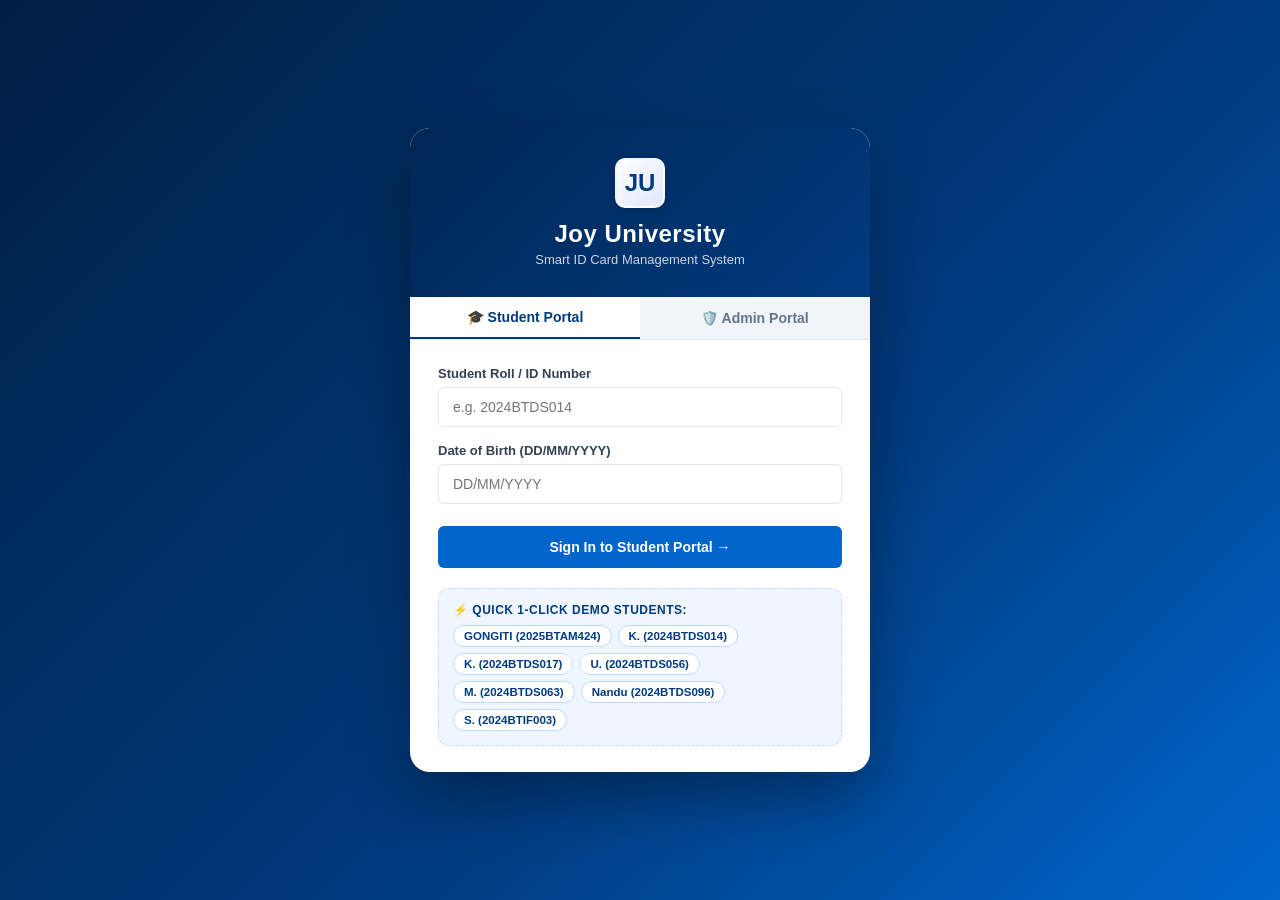
<file: student id/login.html>
<!DOCTYPE html>
<html lang="en">
<head>
    <meta charset="UTF-8">
    <meta name="viewport" content="width=device-width, initial-scale=1.0">
    <title>Joy University - Student ID Card Management System</title>
    <link rel="stylesheet" href="style.css">
</head>
<body class="login-page-body">

<div class="login-card">
    <div class="login-card-header">
        <div style="display:flex; justify-content:center; margin-bottom: 12px;">
            <div class="brand-logo" style="width: 50px; height: 50px; font-size: 24px;">JU</div>
        </div>
        <h2>Joy University</h2>
        <p>Smart ID Card Management System</p>
    </div>

    <!-- Role Switcher Tabs -->
    <div class="tab-selector">
        <button type="button" class="tab-btn active" id="tabStudent" onclick="switchTab('student')">
            🎓 Student Portal
        </button>
        <button type="button" class="tab-btn" id="tabAdmin" onclick="switchTab('admin')">
            🛡️ Admin Portal
        </button>
    </div>

    <!-- STUDENT LOGIN FORM -->
    <div id="studentLoginSection" class="login-form-body">
        <div id="studentAlert" class="alert-message alert-error"></div>

        <form id="studentLoginForm" onsubmit="handleStudentLogin(event)">
            <div class="form-group">
                <label for="studentId">Student Roll / ID Number</label>
                <input
                    type="text"
                    id="studentId"
                    class="form-control"
                    placeholder="e.g. 2024BTDS014"
                    required
                >
            </div>

            <div class="form-group">
                <label for="dob">Date of Birth (DD/MM/YYYY)</label>
                <input
                    type="text"
                    id="dob"
                    class="form-control"
                    placeholder="DD/MM/YYYY"
                    required
                >
            </div>

            <button type="submit" class="btn btn-primary" style="width: 100%; padding: 12px; margin-top: 6px;">
                Sign In to Student Portal →
            </button>
        </form>

        <!-- 1-CLICK DEMO LOGIN QUICK CHIPS -->
        <div class="demo-credentials-box">
            <h4>⚡ Quick 1-Click Demo Students:</h4>
            <div class="demo-chips" id="demoChipsContainer">
                <!-- Dynamically populated or rendered -->
            </div>
        </div>
    </div>

    <!-- ADMIN LOGIN FORM -->
    <div id="adminLoginSection" class="login-form-body" style="display: none;">
        <div id="adminAlert" class="alert-message alert-error"></div>

        <form id="adminLoginForm" onsubmit="handleAdminLogin(event)">
            <div class="form-group">
                <label for="adminUser">Administrator Username</label>
                <input
                    type="text"
                    id="adminUser"
                    class="form-control"
                    placeholder="admin"
                    required
                >
            </div>

            <div class="form-group">
                <label for="adminPass">Password</label>
                <input
                    type="password"
                    id="adminPass"
                    class="form-control"
                    placeholder="••••••••"
                    required
                >
            </div>

            <button type="submit" class="btn btn-gold" style="width: 100%; padding: 12px; margin-top: 6px;">
                Enter Admin Management Portal →
            </button>
        </form>

        <div class="demo-credentials-box">
            <h4>⚡ Quick Admin Demo:</h4>
            <div style="font-size: 12.5px; color: #475569; margin-bottom: 8px;">
                Username: <code>admin</code> | Password: <code>admin123</code>
            </div>
            <button type="button" class="btn btn-secondary btn-icon" style="width: 100%;" onclick="quickFillAdmin()">
                Auto-fill Admin Credentials
            </button>
        </div>
    </div>
</div>

<script src="script.js"></script>
<script>
    // Tab switching
    function switchTab(role) {
        const tabStudent = document.getElementById("tabStudent");
        const tabAdmin = document.getElementById("tabAdmin");
        const studentSec = document.getElementById("studentLoginSection");
        const adminSec = document.getElementById("adminLoginSection");

        if (role === 'admin') {
            tabAdmin.classList.add("active");
            tabStudent.classList.remove("active");
            adminSec.style.display = "block";
            studentSec.style.display = "none";
        } else {
            tabStudent.classList.add("active");
            tabAdmin.classList.remove("active");
            studentSec.style.display = "block";
            adminSec.style.display = "none";
        }
    }

    // Render 1-click Demo Chips
    function renderDemoChips() {
        const container = document.getElementById("demoChipsContainer");
        const students = Storage.getAllStudents();
        container.innerHTML = "";

        students.forEach(st => {
            const chip = document.createElement("button");
            chip.type = "button";
            chip.className = "demo-chip";
            chip.textContent = st.name.split(' ')[0] + " (" + st.studentId + ")";
            chip.title = `Click to auto-fill & login as ${st.name}`;
            chip.onclick = () => {
                document.getElementById("studentId").value = st.studentId;
                document.getElementById("dob").value = st.dob;
                // Auto login directly on chip click for fast testing
                Auth.loginStudent(st.studentId, st.dob);
                window.location.href = "dashboard.html";
            };
            container.appendChild(chip);
        });
    }

    function quickFillAdmin() {
        document.getElementById("adminUser").value = "admin";
        document.getElementById("adminPass").value = "admin123";
    }

    function handleStudentLogin(e) {
        e.preventDefault();
        const alertBox = document.getElementById("studentAlert");
        alertBox.style.display = "none";

        const id = document.getElementById("studentId").value.trim();
        const dob = document.getElementById("dob").value.trim();

        const result = Auth.loginStudent(id, dob);
        if (result.success) {
            window.location.href = "dashboard.html";
        } else {
            alertBox.textContent = result.message;
            alertBox.style.display = "block";
        }
    }

    function handleAdminLogin(e) {
        e.preventDefault();
        const alertBox = document.getElementById("adminAlert");
        alertBox.style.display = "none";

        const user = document.getElementById("adminUser").value.trim();
        const pass = document.getElementById("adminPass").value.trim();

        const result = Auth.loginAdmin(user, pass);
        if (result.success) {
            window.location.href = "admin.html";
        } else {
            alertBox.textContent = result.message;
            alertBox.style.display = "block";
        }
    }

    // Check URL params for role=admin
    const urlParams = new URLSearchParams(window.location.search);
    if (urlParams.get("role") === "admin") {
        switchTab("admin");
    }

    renderDemoChips();
</script>

</body>
</html>
</file>
<file: style.css>
/* ==========================================================
   JOY UNIVERSITY - STUDENT ID CARD MANAGEMENT SYSTEM
   Modern Responsive Design System & 3D Flippable Badge Styles
   ========================================================== */

:root {
    --primary: #003b80;
    --primary-dark: #002654;
    --primary-light: #0066cc;
    --accent-gold: #f59e0b;
    --accent-gold-dark: #d97706;
    --bg-page: #f0f4f9;
    --surface: #ffffff;
    --text-main: #0f172a;
    --text-muted: #64748b;
    --border: #e2e8f0;
    --danger: #ef4444;
    --danger-dark: #dc2626;
    --success: #10b981;
    --shadow-sm: 0 1px 3px rgba(0, 0, 0, 0.08);
    --shadow-md: 0 6px 18px rgba(0, 59, 128, 0.1);
    --shadow-lg: 0 14px 35px rgba(0, 59, 128, 0.16);
    --radius-sm: 6px;
    --radius-md: 10px;
    --radius-lg: 16px;
    --radius-xl: 20px;
}

* {
    box-sizing: border-box;
    margin: 0;
    padding: 0;
    font-family: -apple-system, BlinkMacSystemFont, "Segoe UI", Roboto, Helvetica, Arial, sans-serif;
}

body {
    min-height: 100vh;
    background: var(--bg-page);
    color: var(--text-main);
    display: flex;
    flex-direction: column;
}

/* ----------------------------------------------------------
   NAVBAR & HEADER
   ---------------------------------------------------------- */
header.app-header {
    background: linear-gradient(135deg, var(--primary-dark) 0%, var(--primary) 100%);
    color: #ffffff;
    padding: 14px 28px;
    display: flex;
    justify-content: space-between;
    align-items: center;
    box-shadow: 0 4px 12px rgba(0, 38, 84, 0.2);
    position: sticky;
    top: 0;
    z-index: 100;
}

.brand-section {
    display: flex;
    align-items: center;
    gap: 12px;
    text-decoration: none;
    color: #ffffff;
}

.brand-logo {
    width: 42px;
    height: 42px;
    background: linear-gradient(135deg, #ffffff 0%, #e0e7ff 100%);
    border-radius: 10px;
    display: flex;
    align-items: center;
    justify-content: center;
    font-weight: 800;
    font-size: 20px;
    color: var(--primary);
    box-shadow: 0 2px 6px rgba(0,0,0,0.15);
    border: 2px solid rgba(255, 255, 255, 0.4);
}

.brand-text h1 {
    font-size: 20px;
    font-weight: 700;
    letter-spacing: 0.5px;
    line-height: 1.2;
}

.brand-text span {
    font-size: 11px;
    color: #cbd5e1;
    letter-spacing: 1px;
    text-transform: uppercase;
}

.header-actions {
    display: flex;
    align-items: center;
    gap: 10px;
}

.user-badge {
    background: rgba(255, 255, 255, 0.15);
    padding: 6px 14px;
    border-radius: 20px;
    font-size: 13px;
    display: flex;
    align-items: center;
    gap: 8px;
    border: 1px solid rgba(255, 255, 255, 0.25);
}

.user-badge .status-dot {
    width: 8px;
    height: 8px;
    background: #4ade80;
    border-radius: 50%;
    display: inline-block;
}

/* ----------------------------------------------------------
   BUTTONS
   ---------------------------------------------------------- */
.btn {
    display: inline-flex;
    align-items: center;
    justify-content: center;
    gap: 7px;
    padding: 9px 18px;
    border-radius: var(--radius-sm);
    font-size: 14px;
    font-weight: 600;
    cursor: pointer;
    border: none;
    transition: all 0.2s ease;
    text-decoration: none;
    line-height: 1.3;
}

.btn:active {
    transform: scale(0.98);
}

.btn-primary {
    background: var(--primary-light);
    color: #ffffff;
}

.btn-primary:hover {
    background: #0052a3;
    box-shadow: 0 4px 10px rgba(0, 102, 204, 0.3);
}

.btn-secondary {
    background: #ffffff;
    color: var(--text-main);
    border: 1px solid var(--border);
}

.btn-secondary:hover {
    background: #f8fafc;
    border-color: #cbd5e1;
}

.btn-danger {
    background: var(--danger);
    color: #ffffff;
}

.btn-danger:hover {
    background: var(--danger-dark);
}

.btn-gold {
    background: linear-gradient(135deg, #f59e0b 0%, #d97706 100%);
    color: #ffffff;
}

.btn-gold:hover {
    background: linear-gradient(135deg, #d97706 0%, #b45309 100%);
}

.btn-outline-white {
    background: transparent;
    color: #ffffff;
    border: 1px solid rgba(255, 255, 255, 0.4);
}

.btn-outline-white:hover {
    background: rgba(255, 255, 255, 0.15);
}

/* ----------------------------------------------------------
   LAYOUT CONTAINERS
   ---------------------------------------------------------- */
.main-content {
    flex: 1;
    max-width: 1100px;
    width: 92%;
    margin: 28px auto;
    display: flex;
    flex-direction: column;
    gap: 22px;
}

.card-panel {
    background: var(--surface);
    border-radius: var(--radius-lg);
    padding: 24px 28px;
    box-shadow: var(--shadow-sm);
    border: 1px solid var(--border);
}

/* Banner / Welcome */
.banner-panel {
    background: linear-gradient(135deg, #ffffff 0%, #eff6ff 100%);
    display: flex;
    justify-content: space-between;
    align-items: center;
    border-left: 5px solid var(--primary-light);
    padding: 20px 26px;
    border-radius: var(--radius-md);
}

.banner-panel h2 {
    color: var(--primary);
    font-size: 22px;
    font-weight: 700;
}

.banner-panel p {
    color: var(--text-muted);
    font-size: 14px;
    margin-top: 4px;
}

/* ----------------------------------------------------------
   THEME PALETTES (University Red vs Dayscholar Navy Blue)
   ---------------------------------------------------------- */
.card-theme-red {
    --theme-color: #b91c1c;
    --theme-dark-color: #881337;
    --theme-light-color: #ef4444;
    --theme-bg-tint: #fef2f2;
    --theme-border-tint: #fca5a5;
    --theme-badge-bg: #fef2f2;
    --theme-badge-text: #b91c1c;
    --theme-badge-border: #fca5a5;
    --theme-banner-bg: #b91c1c;
    --theme-shadow: rgba(185, 28, 28, 0.35);
}

.card-theme-navy {
    --theme-color: #003b80;
    --theme-dark-color: #001f44;
    --theme-light-color: #0066cc;
    --theme-bg-tint: #eff6ff;
    --theme-border-tint: #bfdbfe;
    --theme-badge-bg: #eff6ff;
    --theme-badge-text: #003b80;
    --theme-badge-border: #93c5fd;
    --theme-banner-bg: #003b80;
    --theme-shadow: rgba(0, 59, 128, 0.38);
}

/* ----------------------------------------------------------
   UNIVERSAL PHOTO CONSTRAINTS (PREVENT OVERFLOW ON UPLOAD)
   ---------------------------------------------------------- */
.student-photo-frame {
    width: 130px !important;
    height: 155px !important;
    border-radius: 12px !important;
    border: 2px solid var(--border) !important;
    overflow: hidden !important;
    position: relative !important;
    background: #f1f5f9;
    flex-shrink: 0;
    display: flex;
    align-items: center;
    justify-content: center;
}

.student-photo-frame img,
#profilePhoto,
#cardPhotoImg,
.front-photo-frame img {
    width: 100% !important;
    height: 100% !important;
    max-width: 100% !important;
    max-height: 100% !important;
    object-fit: cover !important;
    display: block !important;
}

/* Dashboard Profile Info Grid */
.info-grid {
    display: grid;
    grid-template-columns: 140px 1fr;
    row-gap: 12px;
    column-gap: 16px;
    font-size: 14px;
}

.info-grid .lbl {
    font-weight: 700;
    color: var(--text-muted);
}

.info-grid .val {
    font-weight: 700;
    color: var(--text-main);
}

/* ----------------------------------------------------------
   3D FLIPPABLE ID CARD SYSTEM (Portrait CR80 with Lanyard Holder)
   ---------------------------------------------------------- */
.card-viewer-container {
    display: flex;
    flex-direction: column;
    align-items: center;
    gap: 16px;
    margin: 6px 0 24px 0;
    width: 100%;
}

.card-display-wrapper {
    display: flex;
    flex-direction: column;
    align-items: center;
    gap: 14px;
    width: 100%;
}

.card-perspective-box {
    perspective: 1400px;
    width: 340px;
    height: 545px;
    margin: 0 auto;
    cursor: pointer;
    user-select: none;
    position: relative;
    transition: transform 0.25s ease;
}

.card-perspective-box:hover {
    transform: translateY(-3px);
}

.card-flipper {
    position: relative;
    width: 100%;
    height: 100%;
    transform-style: preserve-3d;
    transition: transform 0.75s cubic-bezier(0.34, 1.4, 0.64, 1);
}

.card-flipper.is-flipped {
    transform: rotateY(180deg);
}

.card-flip-face {
    position: absolute;
    top: 0;
    left: 0;
    width: 100%;
    height: 100%;
    backface-visibility: hidden;
    -webkit-backface-visibility: hidden;
    display: flex;
    flex-direction: column;
    align-items: center;
}

.card-flip-face.face-back {
    transform: rotateY(180deg);
}

/* Side-by-Side Mode */
.card-display-wrapper.side-by-side-mode {
    width: 100%;
}

.card-display-wrapper.side-by-side-mode .card-perspective-box {
    width: 100% !important;
    height: auto !important;
    perspective: none !important;
    cursor: default !important;
    transform: none !important;
}

.card-display-wrapper.side-by-side-mode .card-flipper {
    display: flex !important;
    flex-wrap: wrap !important;
    gap: 32px !important;
    justify-content: center !important;
    transform: none !important;
}

.card-display-wrapper.side-by-side-mode .card-flip-face {
    position: relative !important;
    width: 340px !important;
    height: auto !important;
    transform: none !important;
    backface-visibility: visible !important;
    -webkit-backface-visibility: visible !important;
}

.flip-hint-badge {
    background: #ffffff;
    border: 1px solid var(--border);
    padding: 7px 18px;
    border-radius: 20px;
    font-size: 13px;
    color: var(--text-muted);
    box-shadow: var(--shadow-sm);
    display: flex;
    align-items: center;
    gap: 8px;
}

/* ----------------------------------------------------------
   REALISTIC LANYARD HOLDER BEZEL (Red vs Navy Blue)
   ---------------------------------------------------------- */
.card-holder-frame {
    width: 340px;
    border-radius: 26px;
    padding: 10px 10px 14px;
    display: flex;
    flex-direction: column;
    align-items: center;
    position: relative;
    transition: all 0.3s ease;
}

/* Red Metallic Holder (For Hostellers / Others) */
.card-theme-red .card-holder-frame {
    background: linear-gradient(145deg, #d32f2f 0%, #b91c1c 45%, #881337 100%);
    border: 2px solid #ef4444;
    box-shadow: 0 18px 40px rgba(185, 28, 28, 0.35), inset 0 2px 3px rgba(255, 255, 255, 0.4);
}

/* Navy Blue Metallic Holder (ONLY FOR GONGITI AHALYA - DAYSCHOLAR) */
.card-theme-navy .card-holder-frame {
    background: linear-gradient(145deg, #0056b3 0%, #003b80 45%, #001f44 100%);
    border: 2px solid #38bdf8;
    box-shadow: 0 18px 40px rgba(0, 59, 128, 0.38), inset 0 2px 3px rgba(255, 255, 255, 0.45);
}

/* Metallic Lanyard Slot with Silver Clip Loop */
.holder-lanyard-slot {
    width: 52px;
    height: 14px;
    background: #0f172a;
    border-radius: 8px;
    margin-bottom: 10px;
    box-shadow: inset 0 2px 4px rgba(0,0,0,0.7);
    border: 1px solid rgba(255, 255, 255, 0.3);
    position: relative;
}

.holder-lanyard-slot::before {
    content: "";
    position: absolute;
    top: -11px;
    left: 50%;
    transform: translateX(-50%);
    width: 22px;
    height: 12px;
    border-radius: 6px 6px 0 0;
    border: 2.5px solid #cbd5e1;
    border-bottom: none;
    background: transparent;
    box-shadow: inset 0 1px 2px rgba(255,255,255,0.6);
}

/* Inner White PVC Card Badge */
.card-badge {
    width: 100%;
    height: 485px;
    border-radius: 16px;
    overflow: hidden;
    background: #ffffff;
    box-shadow: inset 0 0 8px rgba(0, 0, 0, 0.08);
    display: flex;
    flex-direction: column;
    position: relative;
}

/* ----------------------------------------------------------
   FRONT CARD: EXACT MATCH TO PHYSICAL BADGE (media_1790251775943.jpg)
   ---------------------------------------------------------- */
.card-front {
    background: #ffffff;
}

.card-theme-red .card-front-top-ribbon-1 {
    background: #b91c1c;
}
.card-theme-navy .card-front-top-ribbon-1 {
    background: #003b80;
}
.card-front-top-ribbon-1 {
    position: absolute;
    top: 0;
    right: 0;
    width: 85px;
    height: 52px;
    clip-path: polygon(100% 0, 0 0, 100% 100%);
    z-index: 1;
    transition: background 0.3s ease;
}

.card-theme-red .card-front-top-ribbon-2 {
    background: #ef4444;
}
.card-theme-navy .card-front-top-ribbon-2 {
    background: #0284c7;
}
.card-front-top-ribbon-2 {
    position: absolute;
    top: 0;
    right: 0;
    width: 120px;
    height: 38px;
    clip-path: polygon(100% 0, 15% 0, 100% 100%);
    opacity: 0.55;
    z-index: 1;
    transition: background 0.3s ease;
}

.card-theme-red .card-front-mid-ribbon {
    background: #b91c1c;
}
.card-theme-navy .card-front-mid-ribbon {
    background: #003b80;
}
.card-front-mid-ribbon {
    position: absolute;
    top: 155px;
    left: 0;
    width: 44px;
    height: 48px;
    clip-path: polygon(0 0, 100% 50%, 0 100%);
    z-index: 1;
    transition: background 0.3s ease;
}

.card-theme-red .card-front-bot-ribbon {
    background: #b91c1c;
}
.card-theme-navy .card-front-bot-ribbon {
    background: #003b80;
}
.card-front-bot-ribbon {
    position: absolute;
    bottom: 0;
    left: 0;
    right: 0;
    height: 32px;
    clip-path: polygon(0 40%, 100% 0, 100% 100%, 0 100%);
    z-index: 1;
    transition: background 0.3s ease;
}

/* Official Joy University Logo */
.ju-official-logo {
    display: flex;
    flex-direction: column;
    align-items: center;
    padding-top: 14px;
    padding-bottom: 4px;
    position: relative;
    z-index: 2;
}

.ju-logo-emblem {
    display: flex;
    align-items: center;
    justify-content: center;
    margin-bottom: 3px;
}

.ju-logo-title {
    font-family: "Times New Roman", Times, serif;
    font-size: 18.5px;
    font-weight: 700;
    letter-spacing: 1.2px;
    color: #1e293b;
    text-transform: uppercase;
}

.ju-logo-underline {
    width: 82%;
    height: 1px;
    background: #cbd5e1;
    margin-top: 6px;
    position: relative;
}

.ju-logo-underline::after {
    content: "";
    position: absolute;
    right: 0;
    top: -12px;
    width: 25px;
    height: 13px;
    border-right: 1px solid #cbd5e1;
    border-top: 1px solid #cbd5e1;
    transform: skewX(-35deg);
}

.front-photo-container {
    display: flex;
    justify-content: center;
    margin: 8px 0 6px 0;
    position: relative;
    z-index: 2;
}

.front-photo-frame {
    width: 122px;
    height: 145px;
    border-radius: 12px;
    border: 1.5px solid #94a3b8;
    overflow: hidden !important;
    background: #f8fafc;
    box-shadow: 0 4px 10px rgba(0, 0, 0, 0.1);
}

.front-photo-frame img {
    width: 100% !important;
    height: 100% !important;
    max-width: 100% !important;
    max-height: 100% !important;
    object-fit: cover !important;
    display: block !important;
}

.front-details-block {
    text-align: center;
    padding: 0 14px;
    display: flex;
    flex-direction: column;
    align-items: center;
    gap: 3px;
    position: relative;
    z-index: 2;
}

.front-student-name {
    font-family: "Times New Roman", Times, serif;
    font-size: 17px;
    font-weight: 800;
    letter-spacing: 0.8px;
    text-transform: uppercase;
    margin-bottom: 2px;
    transition: color 0.3s ease;
}

.card-theme-red .front-student-name {
    color: #881337;
}

.card-theme-navy .front-student-name {
    color: #001f44;
}

.front-student-id {
    font-family: -apple-system, BlinkMacSystemFont, "Segoe UI", sans-serif;
    font-size: 15px;
    font-weight: 800;
    color: #0f172a;
    letter-spacing: 0.5px;
}

.front-school-name {
    font-family: -apple-system, BlinkMacSystemFont, "Segoe UI", sans-serif;
    font-size: 12px;
    font-weight: 600;
    color: #334155;
    margin-top: 1px;
}

.front-signature-block {
    display: flex;
    flex-direction: column;
    align-items: center;
    margin-top: auto;
    margin-bottom: 22px;
    position: relative;
    z-index: 2;
}

.sig-registrar-text {
    font-size: 12px;
    font-weight: 700;
    color: #0f172a;
}

.sig-authority-text {
    font-size: 9.5px;
    font-weight: 700;
    letter-spacing: 0.8px;
    color: #334155;
    text-transform: uppercase;
}

/* ----------------------------------------------------------
   BACK CARD: EXACT MATCH TO PHYSICAL BADGE (media_1790165440845.jpg)
   ---------------------------------------------------------- */
.card-back {
    background: #ffffff;
}

.card-theme-red .back-top-ribbon-1 {
    background: #b91c1c;
}
.card-theme-navy .back-top-ribbon-1 {
    background: #003b80;
}
.back-top-ribbon-1 {
    position: absolute;
    top: 0;
    right: 20px;
    width: 140px;
    height: 18px;
    clip-path: polygon(20% 0, 100% 0, 80% 100%, 0% 100%);
    z-index: 1;
    transition: background 0.3s ease;
}

.back-hostel-banner {
    color: #ffffff;
    font-weight: 800;
    font-size: 13px;
    text-align: center;
    padding: 6px 12px;
    letter-spacing: 0.5px;
    margin-top: 14px;
    position: relative;
    z-index: 2;
    transition: background 0.3s ease;
}

.card-theme-red .back-hostel-banner {
    background: #b91c1c;
    box-shadow: 0 2px 4px rgba(185, 28, 28, 0.2);
}

.card-theme-navy .back-hostel-banner {
    background: #003b80;
    box-shadow: 0 2px 4px rgba(0, 59, 128, 0.25);
}

.back-details-section {
    padding: 8px 18px 4px;
    position: relative;
    z-index: 2;
}

.back-info-table {
    width: 100%;
    border-collapse: collapse;
    font-size: 11.5px;
    line-height: 1.35;
}

.back-info-table td {
    padding: 2px 0;
    vertical-align: top;
}

.back-info-table .lbl {
    width: 86px;
    font-weight: 600;
    color: #1e293b;
}

.back-info-table .sep {
    width: 12px;
    font-weight: bold;
    color: #1e293b;
}

.back-info-table .val {
    font-weight: 700;
    color: #0f172a;
}

.back-instructions-section {
    padding: 2px 18px;
    position: relative;
    z-index: 2;
}

.back-heading-theme {
    font-family: "Times New Roman", Times, serif;
    font-size: 12.5px;
    font-weight: 800;
    letter-spacing: 0.6px;
    margin-bottom: 4px;
    transition: color 0.3s ease;
}

.card-theme-red .back-heading-theme {
    color: #b91c1c;
}

.card-theme-navy .back-heading-theme {
    color: #003b80;
}

.back-instruction-bullets {
    list-style: none;
    padding: 0;
    margin: 0;
    font-size: 9px;
    color: #1e293b;
    line-height: 1.35;
}

.back-instruction-bullets li {
    display: flex;
    gap: 6px;
    margin-bottom: 3px;
    align-items: flex-start;
}

.bullet-dot {
    font-weight: bold;
    font-size: 12px;
    line-height: 1;
    transition: color 0.3s ease;
}

.card-theme-red .bullet-dot {
    color: #b91c1c;
}

.card-theme-navy .bullet-dot {
    color: #003b80;
}

.back-contact-section {
    padding: 4px 18px 6px;
    position: relative;
    z-index: 2;
}

.back-contact-row {
    display: flex;
    align-items: center;
    gap: 8px;
    font-size: 11px;
    font-weight: 700;
    color: #0f172a;
    margin-bottom: 2px;
}

.contact-theme-icon {
    font-size: 12px;
    transition: color 0.3s ease;
}

.card-theme-red .contact-theme-icon {
    color: #b91c1c;
}

.card-theme-navy .contact-theme-icon {
    color: #003b80;
}

.back-barcode-container {
    margin-top: auto;
    padding: 6px 14px 10px;
    background: #ffffff;
    position: relative;
    z-index: 2;
    border-radius: 0 0 16px 16px;
    text-align: center;
}

.card-theme-red .back-bottom-ribbon {
    background: #b91c1c;
}

.card-theme-navy .back-bottom-ribbon {
    background: #003b80;
}

.back-bottom-ribbon {
    position: absolute;
    bottom: 0;
    left: 0;
    right: 0;
    height: 22px;
    clip-path: polygon(0 60%, 15% 0, 85% 0, 100% 60%, 100% 100%, 0 100%);
    z-index: 1;
    transition: background 0.3s ease;
}

.btn-red {
    background: linear-gradient(135deg, #b91c1c 0%, #991b1b 100%);
    color: #ffffff;
}

.btn-red:hover {
    background: linear-gradient(135deg, #991b1b 0%, #7f1d1d 100%);
    box-shadow: 0 4px 10px rgba(185, 28, 28, 0.35);
}

.btn-navy {
    background: linear-gradient(135deg, #003b80 0%, #00224d 100%);
    color: #ffffff;
}

.btn-navy:hover {
    background: linear-gradient(135deg, #004d99 0%, #003b80 100%);
    box-shadow: 0 4px 10px rgba(0, 59, 128, 0.35);
}

/* ----------------------------------------------------------
   INTERACTION CONTROLS
   ---------------------------------------------------------- */
.controls-bar {
    display: flex;
    flex-wrap: wrap;
    gap: 10px;
    justify-content: center;
}

.flip-hint {
    font-size: 12.5px;
    color: var(--text-muted);
    display: flex;
    align-items: center;
    gap: 6px;
}

/* ----------------------------------------------------------
   DASHBOARD STATS & GRIDS
   ---------------------------------------------------------- */
.stats-grid {
    display: grid;
    grid-template-columns: repeat(auto-fit, minmax(200px, 1fr));
    gap: 16px;
    margin-bottom: 22px;
}

.stat-card {
    background: #ffffff;
    border-radius: var(--radius-md);
    padding: 18px 22px;
    border: 1px solid var(--border);
    box-shadow: var(--shadow-sm);
    display: flex;
    align-items: center;
    gap: 16px;
}

.stat-icon {
    width: 48px;
    height: 48px;
    border-radius: 12px;
    background: #eff6ff;
    color: var(--primary);
    display: flex;
    align-items: center;
    justify-content: center;
    font-size: 22px;
}

.stat-info h4 {
    font-size: 12px;
    text-transform: uppercase;
    color: var(--text-muted);
    font-weight: 700;
}

.stat-info p {
    font-size: 24px;
    font-weight: 800;
    color: var(--primary-dark);
    margin-top: 2px;
}

/* ----------------------------------------------------------
   ADMIN TABLE & DIRECTORY
   ---------------------------------------------------------- */
.table-filter-bar {
    display: flex;
    flex-wrap: wrap;
    justify-content: space-between;
    align-items: center;
    gap: 14px;
    margin-bottom: 18px;
}

.search-input-group {
    display: flex;
    align-items: center;
    gap: 8px;
    background: #f8fafc;
    border: 1px solid var(--border);
    padding: 8px 14px;
    border-radius: var(--radius-sm);
    flex: 1;
    max-width: 380px;
}

.search-input-group input {
    border: none;
    outline: none;
    background: transparent;
    width: 100%;
    font-size: 14px;
}

.filter-selects {
    display: flex;
    gap: 10px;
}

.filter-selects select {
    padding: 8px 12px;
    border-radius: var(--radius-sm);
    border: 1px solid var(--border);
    background: #ffffff;
    font-size: 13.5px;
    outline: none;
}

.data-table-wrapper {
    overflow-x: auto;
    border-radius: var(--radius-sm);
    border: 1px solid var(--border);
}

.data-table {
    width: 100%;
    border-collapse: collapse;
    text-align: left;
    font-size: 13.5px;
    background: #ffffff;
}

.data-table th {
    background: #f8fafc;
    padding: 12px 16px;
    font-weight: 700;
    color: var(--text-muted);
    border-bottom: 1px solid var(--border);
    text-transform: uppercase;
    font-size: 11px;
    letter-spacing: 0.5px;
}

.data-table td {
    padding: 12px 16px;
    border-bottom: 1px solid var(--border);
    vertical-align: middle;
}

.data-table tr:hover {
    background: #f8fafc;
}

.table-student-cell {
    display: flex;
    align-items: center;
    gap: 12px;
}

.table-avatar {
    width: 38px;
    height: 44px;
    border-radius: 6px;
    object-fit: cover;
    border: 1px solid #cbd5e1;
    background: #f1f5f9;
}

.table-student-name {
    font-weight: 700;
    color: var(--primary-dark);
}

.table-student-id {
    font-size: 11.5px;
    color: var(--text-muted);
    font-family: monospace;
}

.status-pill {
    padding: 3px 10px;
    border-radius: 20px;
    font-size: 11.5px;
    font-weight: 700;
    display: inline-block;
}

.status-active {
    background: #dcfce7;
    color: #166534;
}

.table-actions {
    display: flex;
    gap: 6px;
}

.btn-icon {
    padding: 6px 10px;
    font-size: 12px;
    border-radius: 4px;
}

/* ----------------------------------------------------------
   LOGIN STYLES & DEMO PILLS
   ---------------------------------------------------------- */
.login-page-body {
    background: linear-gradient(135deg, #001f44 0%, #003b80 60%, #0066cc 100%);
    min-height: 100vh;
    display: flex;
    align-items: center;
    justify-content: center;
    padding: 24px 16px;
}

.login-card {
    background: #ffffff;
    width: 100%;
    max-width: 460px;
    border-radius: var(--radius-xl);
    box-shadow: 0 25px 60px rgba(0, 0, 0, 0.35);
    overflow: hidden;
}

.login-card-header {
    background: linear-gradient(135deg, var(--primary-dark) 0%, var(--primary) 100%);
    color: #ffffff;
    text-align: center;
    padding: 30px 24px;
    position: relative;
}

.login-card-header h2 {
    font-size: 24px;
    font-weight: 800;
    letter-spacing: 0.5px;
}

.login-card-header p {
    font-size: 13px;
    color: #cbd5e1;
    margin-top: 4px;
}

.tab-selector {
    display: flex;
    background: #f1f5f9;
    border-bottom: 1px solid var(--border);
}

.tab-btn {
    flex: 1;
    padding: 12px;
    font-size: 14px;
    font-weight: 700;
    border: none;
    background: transparent;
    cursor: pointer;
    color: var(--text-muted);
    transition: all 0.2s ease;
}

.tab-btn.active {
    background: #ffffff;
    color: var(--primary);
    border-bottom: 2px solid var(--primary);
}

.login-form-body {
    padding: 26px 28px;
}

.form-group {
    margin-bottom: 16px;
}

.form-group label {
    display: block;
    margin-bottom: 6px;
    font-size: 13px;
    font-weight: 700;
    color: #334155;
}

.form-control {
    width: 100%;
    padding: 11px 14px;
    border: 1px solid var(--border);
    border-radius: var(--radius-sm);
    font-size: 14px;
    outline: none;
    transition: border 0.2s ease;
}

.form-control:focus {
    border-color: var(--primary-light);
    box-shadow: 0 0 0 3px rgba(0, 102, 204, 0.15);
}

.demo-credentials-box {
    margin-top: 20px;
    padding: 14px;
    background: #eff6ff;
    border: 1px dashed #bfdbfe;
    border-radius: var(--radius-md);
}

.demo-credentials-box h4 {
    font-size: 12px;
    color: var(--primary);
    text-transform: uppercase;
    letter-spacing: 0.5px;
    margin-bottom: 8px;
    font-weight: 800;
}

.demo-chips {
    display: flex;
    flex-wrap: wrap;
    gap: 6px;
}

.demo-chip {
    background: #ffffff;
    border: 1px solid #bfdbfe;
    color: var(--primary);
    padding: 4px 10px;
    border-radius: 14px;
    font-size: 11.5px;
    font-weight: 600;
    cursor: pointer;
    transition: all 0.15s ease;
}

.demo-chip:hover {
    background: var(--primary);
    color: #ffffff;
    border-color: var(--primary);
}

.alert-message {
    padding: 10px 14px;
    border-radius: var(--radius-sm);
    font-size: 13px;
    margin-bottom: 14px;
    display: none;
}

.alert-error {
    background: #fee2e2;
    color: #991b1b;
    border: 1px solid #fecaca;
}

/* ----------------------------------------------------------
   MODALS
   ---------------------------------------------------------- */
.modal-overlay {
    position: fixed;
    top: 0;
    left: 0;
    right: 0;
    bottom: 0;
    background: rgba(15, 23, 42, 0.65);
    backdrop-filter: blur(4px);
    display: none;
    align-items: center;
    justify-content: center;
    z-index: 1000;
    padding: 16px;
}

.modal-overlay.active {
    display: flex;
}

.modal-box {
    background: #ffffff;
    width: 100%;
    max-width: 540px;
    border-radius: var(--radius-lg);
    box-shadow: 0 20px 40px rgba(0, 0, 0, 0.25);
    overflow: hidden;
    animation: modalSlide 0.25s cubic-bezier(0.16, 1, 0.3, 1);
}

@keyframes modalSlide {
    from { transform: translateY(20px) scale(0.96); opacity: 0; }
    to { transform: translateY(0) scale(1); opacity: 1; }
}

.modal-header {
    background: var(--primary);
    color: #ffffff;
    padding: 16px 22px;
    display: flex;
    justify-content: space-between;
    align-items: center;
}

.modal-header h3 {
    font-size: 17px;
    font-weight: 700;
}

.modal-close {
    background: transparent;
    border: none;
    color: #ffffff;
    font-size: 20px;
    cursor: pointer;
    line-height: 1;
}

.modal-body {
    padding: 22px;
    max-height: 75vh;
    overflow-y: auto;
}

.modal-footer {
    padding: 14px 22px;
    background: #f8fafc;
    border-top: 1px solid var(--border);
    display: flex;
    justify-content: flex-end;
    gap: 10px;
}

/* ----------------------------------------------------------
   PRINT OPTIMIZATION (CR80 Standard PVC Card Size - Landscape)
   ---------------------------------------------------------- */
@media print {
    body {
        background: #ffffff !important;
        margin: 0 !important;
        padding: 0 !important;
    }

    header.app-header,
    .banner-panel,
    .controls-bar,
    .card-side-label,
    .upload-section,
    .flip-hint-badge,
    .actions,
    .btn,
    .modal-overlay {
        display: none !important;
    }

    .main-content {
        max-width: 100% !important;
        width: 100% !important;
        margin: 0 !important;
        padding: 6mm !important;
    }

    .card-panel {
        box-shadow: none !important;
        border: none !important;
        padding: 0 !important;
    }

    .card-viewer-container {
        display: block !important;
        margin: 0 !important;
    }

    .card-display-wrapper {
        display: flex !important;
        flex-direction: row !important;
        flex-wrap: wrap !important;
        gap: 10mm !important;
        justify-content: center !important;
    }

    .card-perspective-box {
        width: 85.6mm !important;
        height: 53.98mm !important;
        perspective: none !important;
        page-break-inside: avoid !important;
        margin: 0 !important;
    }

    .card-flipper {
        display: flex !important;
        flex-direction: row !important;
        gap: 10mm !important;
        transform: none !important;
    }

    .card-face {
        position: relative !important;
        width: 85.6mm !important;
        height: 53.98mm !important;
        transform: none !important;
        backface-visibility: visible !important;
        -webkit-backface-visibility: visible !important;
        box-shadow: none !important;
        border: 1px solid var(--theme-color) !important;
        page-break-inside: avoid !important;
    }
}

/* ----------------------------------------------------------
   RESPONSIVE DESIGN
   ---------------------------------------------------------- */
@media (max-width: 640px) {
    header.app-header {
        padding: 12px 16px;
    }

    .brand-text h1 {
        font-size: 16px;
    }

    .card-perspective-box {
        width: 100%;
        max-width: 485px;
        height: 310px;
    }

    .table-filter-bar {
        flex-direction: column;
        align-items: stretch;
    }

    .search-input-group {
        max-width: 100%;
    }
}

/* ----------------------------------------------------------
   STUDENT QUERIES & HELPDESK MODULE STYLES
   ---------------------------------------------------------- */
.admin-tab-nav {
    display: flex;
    gap: 12px;
    margin-bottom: 22px;
    border-bottom: 2px solid var(--border);
    padding-bottom: 12px;
    flex-wrap: wrap;
}

.admin-tab-btn {
    display: inline-flex;
    align-items: center;
    gap: 9px;
    padding: 10px 20px;
    border-radius: var(--radius-md);
    background: #ffffff;
    border: 1.5px solid var(--border);
    font-size: 14.5px;
    font-weight: 700;
    color: var(--text-muted);
    cursor: pointer;
    transition: all 0.2s ease;
}

.admin-tab-btn:hover {
    border-color: var(--primary-light);
    color: var(--primary);
    background: #f8fafc;
}

.admin-tab-btn.active {
    background: var(--primary);
    color: #ffffff;
    border-color: var(--primary);
    box-shadow: 0 4px 12px rgba(0, 59, 128, 0.2);
}

.badge-pending-count {
    display: inline-flex;
    align-items: center;
    justify-content: center;
    min-width: 22px;
    height: 22px;
    padding: 0 7px;
    font-size: 11px;
    font-weight: 800;
    border-radius: 12px;
    background: #ef4444;
    color: #ffffff;
    line-height: 1;
}

.admin-tab-btn.active .badge-pending-count {
    background: #ffffff;
    color: var(--danger-dark);
}

/* Query Cards & Table items */
.queries-container {
    display: flex;
    flex-direction: column;
    gap: 16px;
}

.query-card {
    background: #ffffff;
    border: 1px solid var(--border);
    border-radius: var(--radius-md);
    padding: 18px 20px;
    box-shadow: var(--shadow-sm);
    transition: transform 0.2s ease, box-shadow 0.2s ease, border-color 0.2s ease;
}

.query-card:hover {
    box-shadow: var(--shadow-md);
    border-color: #cbd5e1;
}

.query-card.pending {
    border-left: 4px solid #f59e0b;
}

.query-card.resolved {
    border-left: 4px solid #10b981;
}

.query-card-header {
    display: flex;
    justify-content: space-between;
    align-items: flex-start;
    flex-wrap: wrap;
    gap: 12px;
    margin-bottom: 12px;
    border-bottom: 1px solid #f1f5f9;
    padding-bottom: 10px;
}

.query-id-tag {
    font-family: monospace;
    font-size: 12.5px;
    font-weight: 800;
    background: #f1f5f9;
    color: #334155;
    padding: 3px 8px;
    border-radius: 4px;
}

.query-category-tag {
    font-size: 12px;
    font-weight: 700;
    padding: 3px 10px;
    border-radius: 12px;
    background: #eff6ff;
    color: #1e40af;
    border: 1px solid #bfdbfe;
}

.query-student-meta {
    display: flex;
    align-items: center;
    gap: 12px;
    margin-bottom: 10px;
}

.query-student-avatar {
    width: 38px;
    height: 38px;
    border-radius: 8px;
    object-fit: cover;
    border: 1.5px solid #e2e8f0;
}

.query-subject {
    font-size: 15px;
    font-weight: 700;
    color: var(--text-main);
    margin-bottom: 6px;
}

.query-message-text {
    font-size: 13.5px;
    color: #475569;
    line-height: 1.5;
    background: #f8fafc;
    padding: 10px 14px;
    border-radius: 8px;
    border-left: 3px solid #cbd5e1;
    margin-bottom: 12px;
}

.proposed-change-box {
    background: #eff6ff;
    border: 1px solid #bfdbfe;
    border-radius: 8px;
    padding: 9px 13px;
    font-size: 13px;
    color: #1e3a8a;
    margin-bottom: 12px;
    display: flex;
    align-items: center;
    gap: 8px;
}

.admin-solution-display {
    background: #ecfdf5;
    border: 1.5px solid #a7f3d0;
    border-radius: 8px;
    padding: 12px 14px;
    margin-top: 10px;
    margin-bottom: 12px;
    font-size: 13.5px;
    color: #065f46;
    line-height: 1.45;
}

.query-actions-bar {
    display: flex;
    justify-content: flex-end;
    align-items: center;
    gap: 10px;
    margin-top: 8px;
}

.btn-sm {
    padding: 6px 12px;
    font-size: 12.5px;
}
</file>
<file: student id/style.css>
/* ==========================================================
   JOY UNIVERSITY - STUDENT ID CARD MANAGEMENT SYSTEM
   Modern Responsive Design System & 3D Flippable Badge Styles
   ========================================================== */

:root {
    --primary: #003b80;
    --primary-dark: #002654;
    --primary-light: #0066cc;
    --accent-gold: #f59e0b;
    --accent-gold-dark: #d97706;
    --bg-page: #f0f4f9;
    --surface: #ffffff;
    --text-main: #0f172a;
    --text-muted: #64748b;
    --border: #e2e8f0;
    --danger: #ef4444;
    --danger-dark: #dc2626;
    --success: #10b981;
    --shadow-sm: 0 1px 3px rgba(0, 0, 0, 0.08);
    --shadow-md: 0 6px 18px rgba(0, 59, 128, 0.1);
    --shadow-lg: 0 14px 35px rgba(0, 59, 128, 0.16);
    --radius-sm: 6px;
    --radius-md: 10px;
    --radius-lg: 16px;
    --radius-xl: 20px;
}

* {
    box-sizing: border-box;
    margin: 0;
    padding: 0;
    font-family: -apple-system, BlinkMacSystemFont, "Segoe UI", Roboto, Helvetica, Arial, sans-serif;
}

body {
    min-height: 100vh;
    background: var(--bg-page);
    color: var(--text-main);
    display: flex;
    flex-direction: column;
}

/* ----------------------------------------------------------
   NAVBAR & HEADER
   ---------------------------------------------------------- */
header.app-header {
    background: linear-gradient(135deg, var(--primary-dark) 0%, var(--primary) 100%);
    color: #ffffff;
    padding: 14px 28px;
    display: flex;
    justify-content: space-between;
    align-items: center;
    box-shadow: 0 4px 12px rgba(0, 38, 84, 0.2);
    position: sticky;
    top: 0;
    z-index: 100;
}

.brand-section {
    display: flex;
    align-items: center;
    gap: 12px;
    text-decoration: none;
    color: #ffffff;
}

.brand-logo {
    width: 42px;
    height: 42px;
    background: linear-gradient(135deg, #ffffff 0%, #e0e7ff 100%);
    border-radius: 10px;
    display: flex;
    align-items: center;
    justify-content: center;
    font-weight: 800;
    font-size: 20px;
    color: var(--primary);
    box-shadow: 0 2px 6px rgba(0,0,0,0.15);
    border: 2px solid rgba(255, 255, 255, 0.4);
}

.brand-text h1 {
    font-size: 20px;
    font-weight: 700;
    letter-spacing: 0.5px;
    line-height: 1.2;
}

.brand-text span {
    font-size: 11px;
    color: #cbd5e1;
    letter-spacing: 1px;
    text-transform: uppercase;
}

.header-actions {
    display: flex;
    align-items: center;
    gap: 10px;
}

.user-badge {
    background: rgba(255, 255, 255, 0.15);
    padding: 6px 14px;
    border-radius: 20px;
    font-size: 13px;
    display: flex;
    align-items: center;
    gap: 8px;
    border: 1px solid rgba(255, 255, 255, 0.25);
}

.user-badge .status-dot {
    width: 8px;
    height: 8px;
    background: #4ade80;
    border-radius: 50%;
    display: inline-block;
}

/* ----------------------------------------------------------
   BUTTONS
   ---------------------------------------------------------- */
.btn {
    display: inline-flex;
    align-items: center;
    justify-content: center;
    gap: 7px;
    padding: 9px 18px;
    border-radius: var(--radius-sm);
    font-size: 14px;
    font-weight: 600;
    cursor: pointer;
    border: none;
    transition: all 0.2s ease;
    text-decoration: none;
    line-height: 1.3;
}

.btn:active {
    transform: scale(0.98);
}

.btn-primary {
    background: var(--primary-light);
    color: #ffffff;
}

.btn-primary:hover {
    background: #0052a3;
    box-shadow: 0 4px 10px rgba(0, 102, 204, 0.3);
}

.btn-secondary {
    background: #ffffff;
    color: var(--text-main);
    border: 1px solid var(--border);
}

.btn-secondary:hover {
    background: #f8fafc;
    border-color: #cbd5e1;
}

.btn-danger {
    background: var(--danger);
    color: #ffffff;
}

.btn-danger:hover {
    background: var(--danger-dark);
}

.btn-gold {
    background: linear-gradient(135deg, #f59e0b 0%, #d97706 100%);
    color: #ffffff;
}

.btn-gold:hover {
    background: linear-gradient(135deg, #d97706 0%, #b45309 100%);
}

.btn-outline-white {
    background: transparent;
    color: #ffffff;
    border: 1px solid rgba(255, 255, 255, 0.4);
}

.btn-outline-white:hover {
    background: rgba(255, 255, 255, 0.15);
}

/* ----------------------------------------------------------
   LAYOUT CONTAINERS
   ---------------------------------------------------------- */
.main-content {
    flex: 1;
    max-width: 1100px;
    width: 92%;
    margin: 28px auto;
    display: flex;
    flex-direction: column;
    gap: 22px;
}

.card-panel {
    background: var(--surface);
    border-radius: var(--radius-lg);
    padding: 24px 28px;
    box-shadow: var(--shadow-sm);
    border: 1px solid var(--border);
}

/* Banner / Welcome */
.banner-panel {
    background: linear-gradient(135deg, #ffffff 0%, #eff6ff 100%);
    display: flex;
    justify-content: space-between;
    align-items: center;
    border-left: 5px solid var(--primary-light);
    padding: 20px 26px;
    border-radius: var(--radius-md);
}

.banner-panel h2 {
    color: var(--primary);
    font-size: 22px;
    font-weight: 700;
}

.banner-panel p {
    color: var(--text-muted);
    font-size: 14px;
    margin-top: 4px;
}

/* ----------------------------------------------------------
   THEME PALETTES (University Red vs Dayscholar Navy Blue)
   ---------------------------------------------------------- */
.card-theme-red {
    --theme-color: #b91c1c;
    --theme-dark-color: #881337;
    --theme-light-color: #ef4444;
    --theme-bg-tint: #fef2f2;
    --theme-border-tint: #fca5a5;
    --theme-badge-bg: #fef2f2;
    --theme-badge-text: #b91c1c;
    --theme-badge-border: #fca5a5;
    --theme-banner-bg: #b91c1c;
    --theme-shadow: rgba(185, 28, 28, 0.35);
}

.card-theme-navy {
    --theme-color: #003b80;
    --theme-dark-color: #001f44;
    --theme-light-color: #0066cc;
    --theme-bg-tint: #eff6ff;
    --theme-border-tint: #bfdbfe;
    --theme-badge-bg: #eff6ff;
    --theme-badge-text: #003b80;
    --theme-badge-border: #93c5fd;
    --theme-banner-bg: #003b80;
    --theme-shadow: rgba(0, 59, 128, 0.38);
}

/* ----------------------------------------------------------
   UNIVERSAL PHOTO CONSTRAINTS (PREVENT OVERFLOW ON UPLOAD)
   ---------------------------------------------------------- */
.student-photo-frame {
    width: 130px !important;
    height: 155px !important;
    border-radius: 12px !important;
    border: 2px solid var(--border) !important;
    overflow: hidden !important;
    position: relative !important;
    background: #f1f5f9;
    flex-shrink: 0;
    display: flex;
    align-items: center;
    justify-content: center;
}

.student-photo-frame img,
#profilePhoto,
#cardPhotoImg,
.front-photo-frame img {
    width: 100% !important;
    height: 100% !important;
    max-width: 100% !important;
    max-height: 100% !important;
    object-fit: cover !important;
    display: block !important;
}

/* Dashboard Profile Info Grid */
.info-grid {
    display: grid;
    grid-template-columns: 140px 1fr;
    row-gap: 12px;
    column-gap: 16px;
    font-size: 14px;
}

.info-grid .lbl {
    font-weight: 700;
    color: var(--text-muted);
}

.info-grid .val {
    font-weight: 700;
    color: var(--text-main);
}

/* ----------------------------------------------------------
   3D FLIPPABLE ID CARD SYSTEM (Portrait CR80 with Lanyard Holder)
   ---------------------------------------------------------- */
.card-viewer-container {
    display: flex;
    flex-direction: column;
    align-items: center;
    gap: 16px;
    margin: 6px 0 24px 0;
    width: 100%;
}

.card-display-wrapper {
    display: flex;
    flex-direction: column;
    align-items: center;
    gap: 14px;
    width: 100%;
}

.card-perspective-box {
    perspective: 1400px;
    width: 340px;
    height: 545px;
    margin: 0 auto;
    cursor: pointer;
    user-select: none;
    position: relative;
    transition: transform 0.25s ease;
}

.card-perspective-box:hover {
    transform: translateY(-3px);
}

.card-flipper {
    position: relative;
    width: 100%;
    height: 100%;
    transform-style: preserve-3d;
    transition: transform 0.75s cubic-bezier(0.34, 1.4, 0.64, 1);
}

.card-flipper.is-flipped {
    transform: rotateY(180deg);
}

.card-flip-face {
    position: absolute;
    top: 0;
    left: 0;
    width: 100%;
    height: 100%;
    backface-visibility: hidden;
    -webkit-backface-visibility: hidden;
    display: flex;
    flex-direction: column;
    align-items: center;
}

.card-flip-face.face-back {
    transform: rotateY(180deg);
}

/* Side-by-Side Mode */
.card-display-wrapper.side-by-side-mode {
    width: 100%;
}

.card-display-wrapper.side-by-side-mode .card-perspective-box {
    width: 100% !important;
    height: auto !important;
    perspective: none !important;
    cursor: default !important;
    transform: none !important;
}

.card-display-wrapper.side-by-side-mode .card-flipper {
    display: flex !important;
    flex-wrap: wrap !important;
    gap: 32px !important;
    justify-content: center !important;
    transform: none !important;
}

.card-display-wrapper.side-by-side-mode .card-flip-face {
    position: relative !important;
    width: 340px !important;
    height: auto !important;
    transform: none !important;
    backface-visibility: visible !important;
    -webkit-backface-visibility: visible !important;
}

.flip-hint-badge {
    background: #ffffff;
    border: 1px solid var(--border);
    padding: 7px 18px;
    border-radius: 20px;
    font-size: 13px;
    color: var(--text-muted);
    box-shadow: var(--shadow-sm);
    display: flex;
    align-items: center;
    gap: 8px;
}

/* ----------------------------------------------------------
   REALISTIC LANYARD HOLDER BEZEL (Red vs Navy Blue)
   ---------------------------------------------------------- */
.card-holder-frame {
    width: 340px;
    border-radius: 26px;
    padding: 10px 10px 14px;
    display: flex;
    flex-direction: column;
    align-items: center;
    position: relative;
    transition: all 0.3s ease;
}

/* Red Metallic Holder (For Hostellers / Others) */
.card-theme-red .card-holder-frame {
    background: linear-gradient(145deg, #d32f2f 0%, #b91c1c 45%, #881337 100%);
    border: 2px solid #ef4444;
    box-shadow: 0 18px 40px rgba(185, 28, 28, 0.35), inset 0 2px 3px rgba(255, 255, 255, 0.4);
}

/* Navy Blue Metallic Holder (ONLY FOR GONGITI AHALYA - DAYSCHOLAR) */
.card-theme-navy .card-holder-frame {
    background: linear-gradient(145deg, #0056b3 0%, #003b80 45%, #001f44 100%);
    border: 2px solid #38bdf8;
    box-shadow: 0 18px 40px rgba(0, 59, 128, 0.38), inset 0 2px 3px rgba(255, 255, 255, 0.45);
}

/* Metallic Lanyard Slot with Silver Clip Loop */
.holder-lanyard-slot {
    width: 52px;
    height: 14px;
    background: #0f172a;
    border-radius: 8px;
    margin-bottom: 10px;
    box-shadow: inset 0 2px 4px rgba(0,0,0,0.7);
    border: 1px solid rgba(255, 255, 255, 0.3);
    position: relative;
}

.holder-lanyard-slot::before {
    content: "";
    position: absolute;
    top: -11px;
    left: 50%;
    transform: translateX(-50%);
    width: 22px;
    height: 12px;
    border-radius: 6px 6px 0 0;
    border: 2.5px solid #cbd5e1;
    border-bottom: none;
    background: transparent;
    box-shadow: inset 0 1px 2px rgba(255,255,255,0.6);
}

/* Inner White PVC Card Badge */
.card-badge {
    width: 100%;
    height: 485px;
    border-radius: 16px;
    overflow: hidden;
    background: #ffffff;
    box-shadow: inset 0 0 8px rgba(0, 0, 0, 0.08);
    display: flex;
    flex-direction: column;
    position: relative;
}

/* ----------------------------------------------------------
   FRONT CARD: EXACT MATCH TO PHYSICAL BADGE (media_1790251775943.jpg)
   ---------------------------------------------------------- */
.card-front {
    background: #ffffff;
}

.card-theme-red .card-front-top-ribbon-1 {
    background: #b91c1c;
}
.card-theme-navy .card-front-top-ribbon-1 {
    background: #003b80;
}
.card-front-top-ribbon-1 {
    position: absolute;
    top: 0;
    right: 0;
    width: 85px;
    height: 52px;
    clip-path: polygon(100% 0, 0 0, 100% 100%);
    z-index: 1;
    transition: background 0.3s ease;
}

.card-theme-red .card-front-top-ribbon-2 {
    background: #ef4444;
}
.card-theme-navy .card-front-top-ribbon-2 {
    background: #0284c7;
}
.card-front-top-ribbon-2 {
    position: absolute;
    top: 0;
    right: 0;
    width: 120px;
    height: 38px;
    clip-path: polygon(100% 0, 15% 0, 100% 100%);
    opacity: 0.55;
    z-index: 1;
    transition: background 0.3s ease;
}

.card-theme-red .card-front-mid-ribbon {
    background: #b91c1c;
}
.card-theme-navy .card-front-mid-ribbon {
    background: #003b80;
}
.card-front-mid-ribbon {
    position: absolute;
    top: 155px;
    left: 0;
    width: 44px;
    height: 48px;
    clip-path: polygon(0 0, 100% 50%, 0 100%);
    z-index: 1;
    transition: background 0.3s ease;
}

.card-theme-red .card-front-bot-ribbon {
    background: #b91c1c;
}
.card-theme-navy .card-front-bot-ribbon {
    background: #003b80;
}
.card-front-bot-ribbon {
    position: absolute;
    bottom: 0;
    left: 0;
    right: 0;
    height: 32px;
    clip-path: polygon(0 40%, 100% 0, 100% 100%, 0 100%);
    z-index: 1;
    transition: background 0.3s ease;
}

/* Official Joy University Logo */
.ju-official-logo {
    display: flex;
    flex-direction: column;
    align-items: center;
    padding-top: 14px;
    padding-bottom: 4px;
    position: relative;
    z-index: 2;
}

.ju-logo-emblem {
    display: flex;
    align-items: center;
    justify-content: center;
    margin-bottom: 3px;
}

.ju-logo-title {
    font-family: "Times New Roman", Times, serif;
    font-size: 18.5px;
    font-weight: 700;
    letter-spacing: 1.2px;
    color: #1e293b;
    text-transform: uppercase;
}

.ju-logo-underline {
    width: 82%;
    height: 1px;
    background: #cbd5e1;
    margin-top: 6px;
    position: relative;
}

.ju-logo-underline::after {
    content: "";
    position: absolute;
    right: 0;
    top: -12px;
    width: 25px;
    height: 13px;
    border-right: 1px solid #cbd5e1;
    border-top: 1px solid #cbd5e1;
    transform: skewX(-35deg);
}

.front-photo-container {
    display: flex;
    justify-content: center;
    margin: 8px 0 6px 0;
    position: relative;
    z-index: 2;
}

.front-photo-frame {
    width: 122px;
    height: 145px;
    border-radius: 12px;
    border: 1.5px solid #94a3b8;
    overflow: hidden !important;
    background: #f8fafc;
    box-shadow: 0 4px 10px rgba(0, 0, 0, 0.1);
}

.front-photo-frame img {
    width: 100% !important;
    height: 100% !important;
    max-width: 100% !important;
    max-height: 100% !important;
    object-fit: cover !important;
    display: block !important;
}

.front-details-block {
    text-align: center;
    padding: 0 14px;
    display: flex;
    flex-direction: column;
    align-items: center;
    gap: 3px;
    position: relative;
    z-index: 2;
}

.front-student-name {
    font-family: "Times New Roman", Times, serif;
    font-size: 17px;
    font-weight: 800;
    letter-spacing: 0.8px;
    text-transform: uppercase;
    margin-bottom: 2px;
    transition: color 0.3s ease;
}

.card-theme-red .front-student-name {
    color: #881337;
}

.card-theme-navy .front-student-name {
    color: #001f44;
}

.front-student-id {
    font-family: -apple-system, BlinkMacSystemFont, "Segoe UI", sans-serif;
    font-size: 15px;
    font-weight: 800;
    color: #0f172a;
    letter-spacing: 0.5px;
}

.front-school-name {
    font-family: -apple-system, BlinkMacSystemFont, "Segoe UI", sans-serif;
    font-size: 12px;
    font-weight: 600;
    color: #334155;
    margin-top: 1px;
}

.front-signature-block {
    display: flex;
    flex-direction: column;
    align-items: center;
    margin-top: auto;
    margin-bottom: 22px;
    position: relative;
    z-index: 2;
}

.sig-registrar-text {
    font-size: 12px;
    font-weight: 700;
    color: #0f172a;
}

.sig-authority-text {
    font-size: 9.5px;
    font-weight: 700;
    letter-spacing: 0.8px;
    color: #334155;
    text-transform: uppercase;
}

/* ----------------------------------------------------------
   BACK CARD: EXACT MATCH TO PHYSICAL BADGE (media_1790165440845.jpg)
   ---------------------------------------------------------- */
.card-back {
    background: #ffffff;
}

.card-theme-red .back-top-ribbon-1 {
    background: #b91c1c;
}
.card-theme-navy .back-top-ribbon-1 {
    background: #003b80;
}
.back-top-ribbon-1 {
    position: absolute;
    top: 0;
    right: 20px;
    width: 140px;
    height: 18px;
    clip-path: polygon(20% 0, 100% 0, 80% 100%, 0% 100%);
    z-index: 1;
    transition: background 0.3s ease;
}

.back-hostel-banner {
    color: #ffffff;
    font-weight: 800;
    font-size: 13px;
    text-align: center;
    padding: 6px 12px;
    letter-spacing: 0.5px;
    margin-top: 14px;
    position: relative;
    z-index: 2;
    transition: background 0.3s ease;
}

.card-theme-red .back-hostel-banner {
    background: #b91c1c;
    box-shadow: 0 2px 4px rgba(185, 28, 28, 0.2);
}

.card-theme-navy .back-hostel-banner {
    background: #003b80;
    box-shadow: 0 2px 4px rgba(0, 59, 128, 0.25);
}

.back-details-section {
    padding: 8px 18px 4px;
    position: relative;
    z-index: 2;
}

.back-info-table {
    width: 100%;
    border-collapse: collapse;
    font-size: 11.5px;
    line-height: 1.35;
}

.back-info-table td {
    padding: 2px 0;
    vertical-align: top;
}

.back-info-table .lbl {
    width: 86px;
    font-weight: 600;
    color: #1e293b;
}

.back-info-table .sep {
    width: 12px;
    font-weight: bold;
    color: #1e293b;
}

.back-info-table .val {
    font-weight: 700;
    color: #0f172a;
}

.back-instructions-section {
    padding: 2px 18px;
    position: relative;
    z-index: 2;
}

.back-heading-theme {
    font-family: "Times New Roman", Times, serif;
    font-size: 12.5px;
    font-weight: 800;
    letter-spacing: 0.6px;
    margin-bottom: 4px;
    transition: color 0.3s ease;
}

.card-theme-red .back-heading-theme {
    color: #b91c1c;
}

.card-theme-navy .back-heading-theme {
    color: #003b80;
}

.back-instruction-bullets {
    list-style: none;
    padding: 0;
    margin: 0;
    font-size: 9px;
    color: #1e293b;
    line-height: 1.35;
}

.back-instruction-bullets li {
    display: flex;
    gap: 6px;
    margin-bottom: 3px;
    align-items: flex-start;
}

.bullet-dot {
    font-weight: bold;
    font-size: 12px;
    line-height: 1;
    transition: color 0.3s ease;
}

.card-theme-red .bullet-dot {
    color: #b91c1c;
}

.card-theme-navy .bullet-dot {
    color: #003b80;
}

.back-contact-section {
    padding: 4px 18px 6px;
    position: relative;
    z-index: 2;
}

.back-contact-row {
    display: flex;
    align-items: center;
    gap: 8px;
    font-size: 11px;
    font-weight: 700;
    color: #0f172a;
    margin-bottom: 2px;
}

.contact-theme-icon {
    font-size: 12px;
    transition: color 0.3s ease;
}

.card-theme-red .contact-theme-icon {
    color: #b91c1c;
}

.card-theme-navy .contact-theme-icon {
    color: #003b80;
}

.back-barcode-container {
    margin-top: auto;
    padding: 6px 14px 10px;
    background: #ffffff;
    position: relative;
    z-index: 2;
    border-radius: 0 0 16px 16px;
    text-align: center;
}

.card-theme-red .back-bottom-ribbon {
    background: #b91c1c;
}

.card-theme-navy .back-bottom-ribbon {
    background: #003b80;
}

.back-bottom-ribbon {
    position: absolute;
    bottom: 0;
    left: 0;
    right: 0;
    height: 22px;
    clip-path: polygon(0 60%, 15% 0, 85% 0, 100% 60%, 100% 100%, 0 100%);
    z-index: 1;
    transition: background 0.3s ease;
}

.btn-red {
    background: linear-gradient(135deg, #b91c1c 0%, #991b1b 100%);
    color: #ffffff;
}

.btn-red:hover {
    background: linear-gradient(135deg, #991b1b 0%, #7f1d1d 100%);
    box-shadow: 0 4px 10px rgba(185, 28, 28, 0.35);
}

.btn-navy {
    background: linear-gradient(135deg, #003b80 0%, #00224d 100%);
    color: #ffffff;
}

.btn-navy:hover {
    background: linear-gradient(135deg, #004d99 0%, #003b80 100%);
    box-shadow: 0 4px 10px rgba(0, 59, 128, 0.35);
}

/* ----------------------------------------------------------
   INTERACTION CONTROLS
   ---------------------------------------------------------- */
.controls-bar {
    display: flex;
    flex-wrap: wrap;
    gap: 10px;
    justify-content: center;
}

.flip-hint {
    font-size: 12.5px;
    color: var(--text-muted);
    display: flex;
    align-items: center;
    gap: 6px;
}

/* ----------------------------------------------------------
   DASHBOARD STATS & GRIDS
   ---------------------------------------------------------- */
.stats-grid {
    display: grid;
    grid-template-columns: repeat(auto-fit, minmax(200px, 1fr));
    gap: 16px;
    margin-bottom: 22px;
}

.stat-card {
    background: #ffffff;
    border-radius: var(--radius-md);
    padding: 18px 22px;
    border: 1px solid var(--border);
    box-shadow: var(--shadow-sm);
    display: flex;
    align-items: center;
    gap: 16px;
}

.stat-icon {
    width: 48px;
    height: 48px;
    border-radius: 12px;
    background: #eff6ff;
    color: var(--primary);
    display: flex;
    align-items: center;
    justify-content: center;
    font-size: 22px;
}

.stat-info h4 {
    font-size: 12px;
    text-transform: uppercase;
    color: var(--text-muted);
    font-weight: 700;
}

.stat-info p {
    font-size: 24px;
    font-weight: 800;
    color: var(--primary-dark);
    margin-top: 2px;
}

/* ----------------------------------------------------------
   ADMIN TABLE & DIRECTORY
   ---------------------------------------------------------- */
.table-filter-bar {
    display: flex;
    flex-wrap: wrap;
    justify-content: space-between;
    align-items: center;
    gap: 14px;
    margin-bottom: 18px;
}

.search-input-group {
    display: flex;
    align-items: center;
    gap: 8px;
    background: #f8fafc;
    border: 1px solid var(--border);
    padding: 8px 14px;
    border-radius: var(--radius-sm);
    flex: 1;
    max-width: 380px;
}

.search-input-group input {
    border: none;
    outline: none;
    background: transparent;
    width: 100%;
    font-size: 14px;
}

.filter-selects {
    display: flex;
    gap: 10px;
}

.filter-selects select {
    padding: 8px 12px;
    border-radius: var(--radius-sm);
    border: 1px solid var(--border);
    background: #ffffff;
    font-size: 13.5px;
    outline: none;
}

.data-table-wrapper {
    overflow-x: auto;
    border-radius: var(--radius-sm);
    border: 1px solid var(--border);
}

.data-table {
    width: 100%;
    border-collapse: collapse;
    text-align: left;
    font-size: 13.5px;
    background: #ffffff;
}

.data-table th {
    background: #f8fafc;
    padding: 12px 16px;
    font-weight: 700;
    color: var(--text-muted);
    border-bottom: 1px solid var(--border);
    text-transform: uppercase;
    font-size: 11px;
    letter-spacing: 0.5px;
}

.data-table td {
    padding: 12px 16px;
    border-bottom: 1px solid var(--border);
    vertical-align: middle;
}

.data-table tr:hover {
    background: #f8fafc;
}

.table-student-cell {
    display: flex;
    align-items: center;
    gap: 12px;
}

.table-avatar {
    width: 38px;
    height: 44px;
    border-radius: 6px;
    object-fit: cover;
    border: 1px solid #cbd5e1;
    background: #f1f5f9;
}

.table-student-name {
    font-weight: 700;
    color: var(--primary-dark);
}

.table-student-id {
    font-size: 11.5px;
    color: var(--text-muted);
    font-family: monospace;
}

.status-pill {
    padding: 3px 10px;
    border-radius: 20px;
    font-size: 11.5px;
    font-weight: 700;
    display: inline-block;
}

.status-active {
    background: #dcfce7;
    color: #166534;
}

.table-actions {
    display: flex;
    gap: 6px;
}

.btn-icon {
    padding: 6px 10px;
    font-size: 12px;
    border-radius: 4px;
}

/* ----------------------------------------------------------
   LOGIN STYLES & DEMO PILLS
   ---------------------------------------------------------- */
.login-page-body {
    background: linear-gradient(135deg, #001f44 0%, #003b80 60%, #0066cc 100%);
    min-height: 100vh;
    display: flex;
    align-items: center;
    justify-content: center;
    padding: 24px 16px;
}

.login-card {
    background: #ffffff;
    width: 100%;
    max-width: 460px;
    border-radius: var(--radius-xl);
    box-shadow: 0 25px 60px rgba(0, 0, 0, 0.35);
    overflow: hidden;
}

.login-card-header {
    background: linear-gradient(135deg, var(--primary-dark) 0%, var(--primary) 100%);
    color: #ffffff;
    text-align: center;
    padding: 30px 24px;
    position: relative;
}

.login-card-header h2 {
    font-size: 24px;
    font-weight: 800;
    letter-spacing: 0.5px;
}

.login-card-header p {
    font-size: 13px;
    color: #cbd5e1;
    margin-top: 4px;
}

.tab-selector {
    display: flex;
    background: #f1f5f9;
    border-bottom: 1px solid var(--border);
}

.tab-btn {
    flex: 1;
    padding: 12px;
    font-size: 14px;
    font-weight: 700;
    border: none;
    background: transparent;
    cursor: pointer;
    color: var(--text-muted);
    transition: all 0.2s ease;
}

.tab-btn.active {
    background: #ffffff;
    color: var(--primary);
    border-bottom: 2px solid var(--primary);
}

.login-form-body {
    padding: 26px 28px;
}

.form-group {
    margin-bottom: 16px;
}

.form-group label {
    display: block;
    margin-bottom: 6px;
    font-size: 13px;
    font-weight: 700;
    color: #334155;
}

.form-control {
    width: 100%;
    padding: 11px 14px;
    border: 1px solid var(--border);
    border-radius: var(--radius-sm);
    font-size: 14px;
    outline: none;
    transition: border 0.2s ease;
}

.form-control:focus {
    border-color: var(--primary-light);
    box-shadow: 0 0 0 3px rgba(0, 102, 204, 0.15);
}

.demo-credentials-box {
    margin-top: 20px;
    padding: 14px;
    background: #eff6ff;
    border: 1px dashed #bfdbfe;
    border-radius: var(--radius-md);
}

.demo-credentials-box h4 {
    font-size: 12px;
    color: var(--primary);
    text-transform: uppercase;
    letter-spacing: 0.5px;
    margin-bottom: 8px;
    font-weight: 800;
}

.demo-chips {
    display: flex;
    flex-wrap: wrap;
    gap: 6px;
}

.demo-chip {
    background: #ffffff;
    border: 1px solid #bfdbfe;
    color: var(--primary);
    padding: 4px 10px;
    border-radius: 14px;
    font-size: 11.5px;
    font-weight: 600;
    cursor: pointer;
    transition: all 0.15s ease;
}

.demo-chip:hover {
    background: var(--primary);
    color: #ffffff;
    border-color: var(--primary);
}

.alert-message {
    padding: 10px 14px;
    border-radius: var(--radius-sm);
    font-size: 13px;
    margin-bottom: 14px;
    display: none;
}

.alert-error {
    background: #fee2e2;
    color: #991b1b;
    border: 1px solid #fecaca;
}

/* ----------------------------------------------------------
   MODALS
   ---------------------------------------------------------- */
.modal-overlay {
    position: fixed;
    top: 0;
    left: 0;
    right: 0;
    bottom: 0;
    background: rgba(15, 23, 42, 0.65);
    backdrop-filter: blur(4px);
    display: none;
    align-items: center;
    justify-content: center;
    z-index: 1000;
    padding: 16px;
}

.modal-overlay.active {
    display: flex;
}

.modal-box {
    background: #ffffff;
    width: 100%;
    max-width: 540px;
    border-radius: var(--radius-lg);
    box-shadow: 0 20px 40px rgba(0, 0, 0, 0.25);
    overflow: hidden;
    animation: modalSlide 0.25s cubic-bezier(0.16, 1, 0.3, 1);
}

@keyframes modalSlide {
    from { transform: translateY(20px) scale(0.96); opacity: 0; }
    to { transform: translateY(0) scale(1); opacity: 1; }
}

.modal-header {
    background: var(--primary);
    color: #ffffff;
    padding: 16px 22px;
    display: flex;
    justify-content: space-between;
    align-items: center;
}

.modal-header h3 {
    font-size: 17px;
    font-weight: 700;
}

.modal-close {
    background: transparent;
    border: none;
    color: #ffffff;
    font-size: 20px;
    cursor: pointer;
    line-height: 1;
}

.modal-body {
    padding: 22px;
    max-height: 75vh;
    overflow-y: auto;
}

.modal-footer {
    padding: 14px 22px;
    background: #f8fafc;
    border-top: 1px solid var(--border);
    display: flex;
    justify-content: flex-end;
    gap: 10px;
}

/* ----------------------------------------------------------
   PRINT OPTIMIZATION (CR80 Standard PVC Card Size - Landscape)
   ---------------------------------------------------------- */
@media print {
    body {
        background: #ffffff !important;
        margin: 0 !important;
        padding: 0 !important;
    }

    header.app-header,
    .banner-panel,
    .controls-bar,
    .card-side-label,
    .upload-section,
    .flip-hint-badge,
    .actions,
    .btn,
    .modal-overlay {
        display: none !important;
    }

    .main-content {
        max-width: 100% !important;
        width: 100% !important;
        margin: 0 !important;
        padding: 6mm !important;
    }

    .card-panel {
        box-shadow: none !important;
        border: none !important;
        padding: 0 !important;
    }

    .card-viewer-container {
        display: block !important;
        margin: 0 !important;
    }

    .card-display-wrapper {
        display: flex !important;
        flex-direction: row !important;
        flex-wrap: wrap !important;
        gap: 10mm !important;
        justify-content: center !important;
    }

    .card-perspective-box {
        width: 85.6mm !important;
        height: 53.98mm !important;
        perspective: none !important;
        page-break-inside: avoid !important;
        margin: 0 !important;
    }

    .card-flipper {
        display: flex !important;
        flex-direction: row !important;
        gap: 10mm !important;
        transform: none !important;
    }

    .card-face {
        position: relative !important;
        width: 85.6mm !important;
        height: 53.98mm !important;
        transform: none !important;
        backface-visibility: visible !important;
        -webkit-backface-visibility: visible !important;
        box-shadow: none !important;
        border: 1px solid var(--theme-color) !important;
        page-break-inside: avoid !important;
    }
}

/* ----------------------------------------------------------
   RESPONSIVE DESIGN
   ---------------------------------------------------------- */
@media (max-width: 640px) {
    header.app-header {
        padding: 12px 16px;
    }

    .brand-text h1 {
        font-size: 16px;
    }

    .card-perspective-box {
        width: 100%;
        max-width: 485px;
        height: 310px;
    }

    .table-filter-bar {
        flex-direction: column;
        align-items: stretch;
    }

    .search-input-group {
        max-width: 100%;
    }
}

/* ----------------------------------------------------------
   STUDENT QUERIES & HELPDESK MODULE STYLES
   ---------------------------------------------------------- */
.admin-tab-nav {
    display: flex;
    gap: 12px;
    margin-bottom: 22px;
    border-bottom: 2px solid var(--border);
    padding-bottom: 12px;
    flex-wrap: wrap;
}

.admin-tab-btn {
    display: inline-flex;
    align-items: center;
    gap: 9px;
    padding: 10px 20px;
    border-radius: var(--radius-md);
    background: #ffffff;
    border: 1.5px solid var(--border);
    font-size: 14.5px;
    font-weight: 700;
    color: var(--text-muted);
    cursor: pointer;
    transition: all 0.2s ease;
}

.admin-tab-btn:hover {
    border-color: var(--primary-light);
    color: var(--primary);
    background: #f8fafc;
}

.admin-tab-btn.active {
    background: var(--primary);
    color: #ffffff;
    border-color: var(--primary);
    box-shadow: 0 4px 12px rgba(0, 59, 128, 0.2);
}

.badge-pending-count {
    display: inline-flex;
    align-items: center;
    justify-content: center;
    min-width: 22px;
    height: 22px;
    padding: 0 7px;
    font-size: 11px;
    font-weight: 800;
    border-radius: 12px;
    background: #ef4444;
    color: #ffffff;
    line-height: 1;
}

.admin-tab-btn.active .badge-pending-count {
    background: #ffffff;
    color: var(--danger-dark);
}

/* Query Cards & Table items */
.queries-container {
    display: flex;
    flex-direction: column;
    gap: 16px;
}

.query-card {
    background: #ffffff;
    border: 1px solid var(--border);
    border-radius: var(--radius-md);
    padding: 18px 20px;
    box-shadow: var(--shadow-sm);
    transition: transform 0.2s ease, box-shadow 0.2s ease, border-color 0.2s ease;
}

.query-card:hover {
    box-shadow: var(--shadow-md);
    border-color: #cbd5e1;
}

.query-card.pending {
    border-left: 4px solid #f59e0b;
}

.query-card.resolved {
    border-left: 4px solid #10b981;
}

.query-card-header {
    display: flex;
    justify-content: space-between;
    align-items: flex-start;
    flex-wrap: wrap;
    gap: 12px;
    margin-bottom: 12px;
    border-bottom: 1px solid #f1f5f9;
    padding-bottom: 10px;
}

.query-id-tag {
    font-family: monospace;
    font-size: 12.5px;
    font-weight: 800;
    background: #f1f5f9;
    color: #334155;
    padding: 3px 8px;
    border-radius: 4px;
}

.query-category-tag {
    font-size: 12px;
    font-weight: 700;
    padding: 3px 10px;
    border-radius: 12px;
    background: #eff6ff;
    color: #1e40af;
    border: 1px solid #bfdbfe;
}

.query-student-meta {
    display: flex;
    align-items: center;
    gap: 12px;
    margin-bottom: 10px;
}

.query-student-avatar {
    width: 38px;
    height: 38px;
    border-radius: 8px;
    object-fit: cover;
    border: 1.5px solid #e2e8f0;
}

.query-subject {
    font-size: 15px;
    font-weight: 700;
    color: var(--text-main);
    margin-bottom: 6px;
}

.query-message-text {
    font-size: 13.5px;
    color: #475569;
    line-height: 1.5;
    background: #f8fafc;
    padding: 10px 14px;
    border-radius: 8px;
    border-left: 3px solid #cbd5e1;
    margin-bottom: 12px;
}

.proposed-change-box {
    background: #eff6ff;
    border: 1px solid #bfdbfe;
    border-radius: 8px;
    padding: 9px 13px;
    font-size: 13px;
    color: #1e3a8a;
    margin-bottom: 12px;
    display: flex;
    align-items: center;
    gap: 8px;
}

.admin-solution-display {
    background: #ecfdf5;
    border: 1.5px solid #a7f3d0;
    border-radius: 8px;
    padding: 12px 14px;
    margin-top: 10px;
    margin-bottom: 12px;
    font-size: 13.5px;
    color: #065f46;
    line-height: 1.45;
}

.query-actions-bar {
    display: flex;
    justify-content: flex-end;
    align-items: center;
    gap: 10px;
    margin-top: 8px;
}

.btn-sm {
    padding: 6px 12px;
    font-size: 12.5px;
}
</file>
